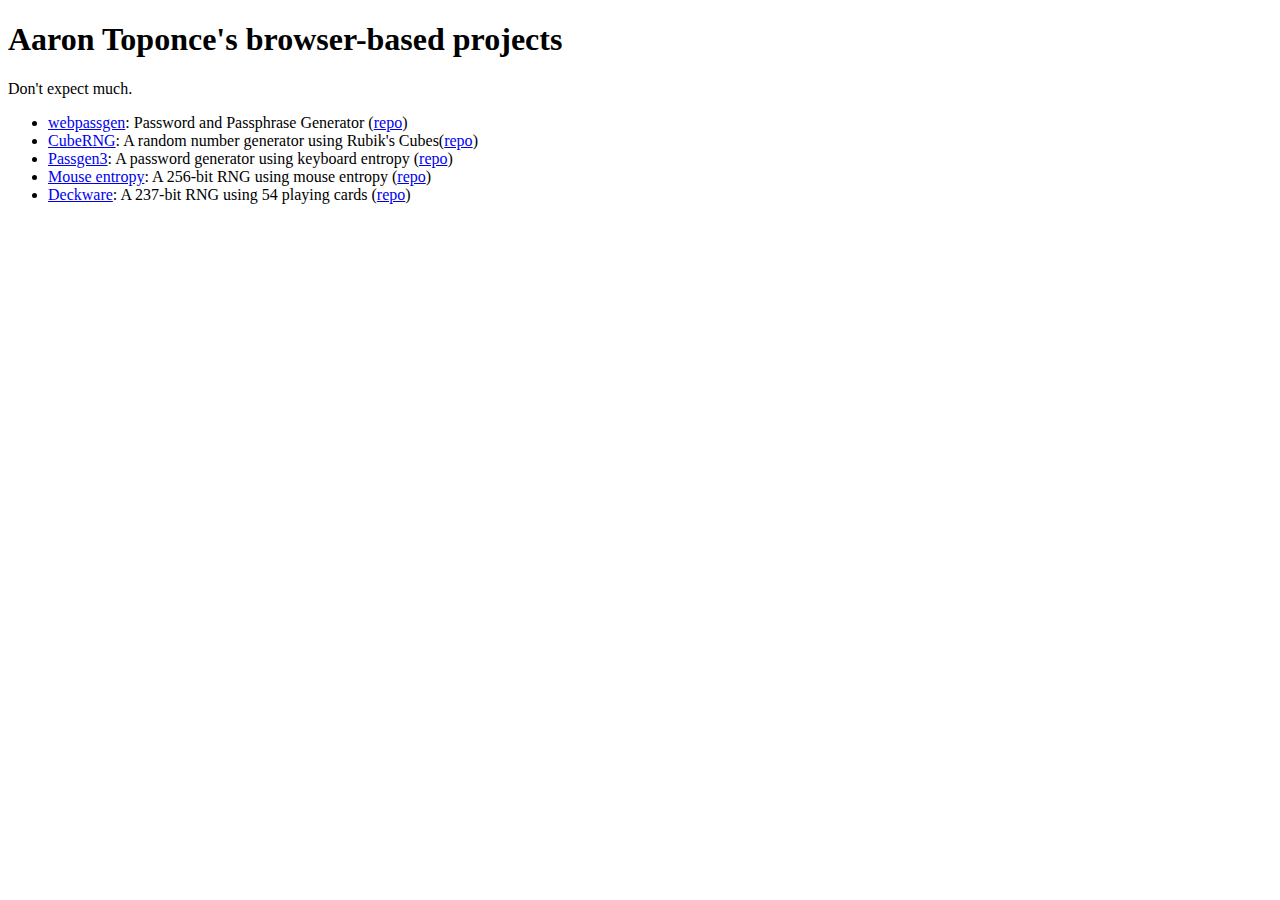
<file: index.html>
<!doctype html>
<html lang='en'>
  <head>
    <meta name='viewport' content='width=device-width, initial-scale=1.0' />
    <meta http-equiv='Content-Type' content='text/html; charset=utf-8' />
    <title>atoponce.github.io</title>
  </head>
  <body>
    <h1>Aaron Toponce's browser-based projects</h1>
    <p>Don't expect much.</p>
    <ul>
      <li><a href='webpassgen/'>webpassgen</a>: Password and Passphrase Generator (<a href='https://github.com/atoponce/webpassgen'>repo</a>)</li>
      <li><a href='cuberng/'>CubeRNG</a>: A random number generator using Rubik's Cubes(<a href='https://github.com/atoponce/passgen3'>repo</a>)</li>
      <li><a href='passgen3/'>Passgen3</a>: A password generator using keyboard entropy (<a href='https://github.com/atoponce/passgen3'>repo</a>)</li>
      <li><a href='mouse-entropy/'>Mouse entropy</a>: A 256-bit RNG using mouse entropy (<a href='https://github.com/atoponce/scripts/blob/master/mouse-entropy.html'>repo</a>)</li>
      <li><a href='deckware/entropy-extractor.html'>Deckware</a>: A 237-bit RNG using 54 playing cards (<a href='https://github.com/atoponce/deckware'>repo</a>)</li>
    </ul>
  </body>
</html>
</file>
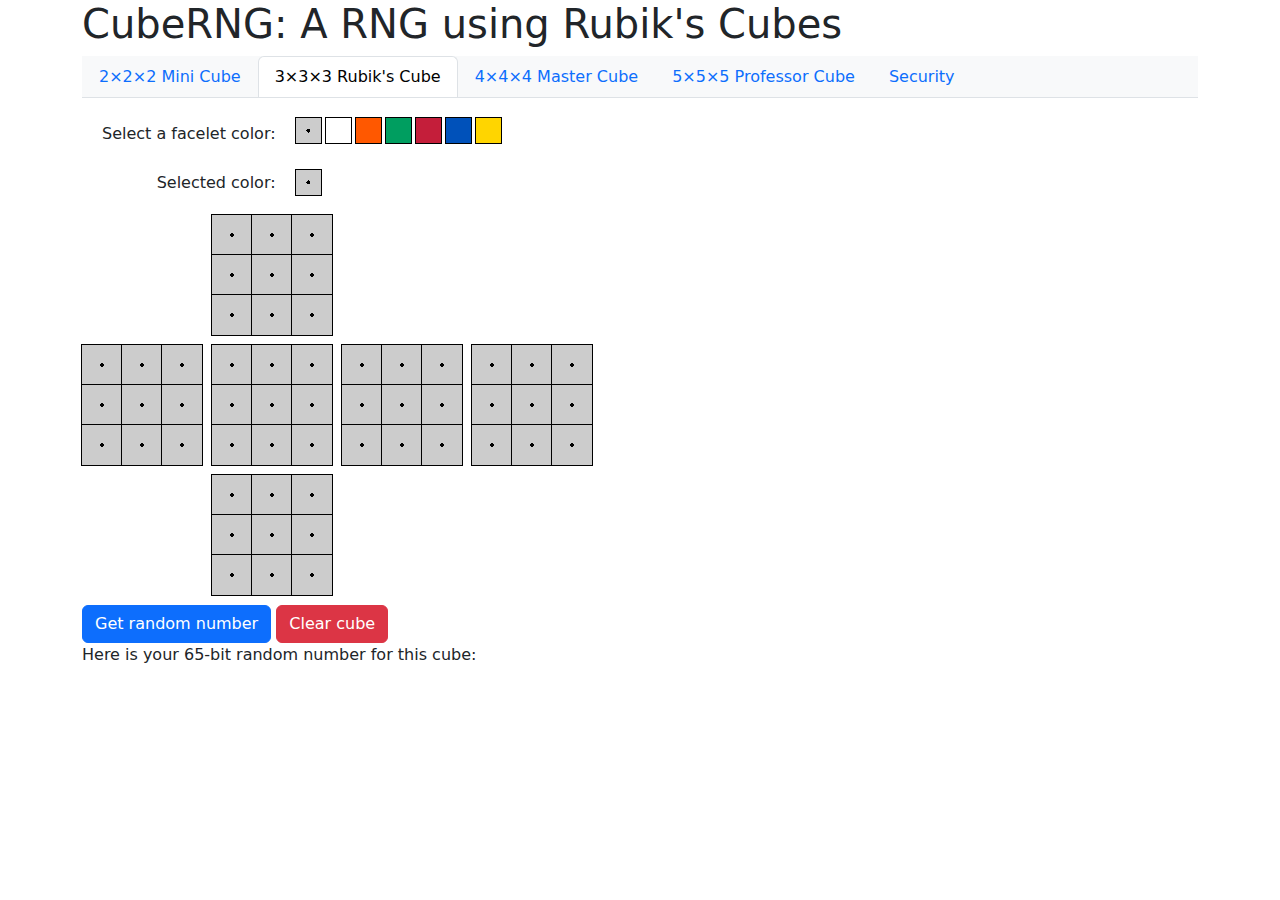
<file: cuberng/index.html>
<!doctype html>
<html lang="en">
  <head>
    <link rel="shortcut icon" href="img/favicon.webp" size="any" type="image/x-icon" />
    <link rel="stylesheet" href="css/style.css" />
    <link rel="stylesheet" href="css/bootstrap.min.css" />
    <meta http-equiv="Content-Type" content="text/html; charset=utf-8">
    <meta name="viewport" content="width=device-width, initial-scale=1">
    <script src="js/main.js"></script>
    <script src="js/bootstrap.bundle.min.js"></script>
    <title>CubeRNG: A Hardware RNG using Rubik's Cubes</title>
  </head>
  <body>
    <main class="container">
      <h1>CubeRNG: A RNG using Rubik's Cubes</h1>
      <ul class="nav nav-tabs bg-light">
        <li onclick="toggleSwatches('block')" class="nav-item" role="presentation">
          <button class="nav-link" id="mini-tab" data-bs-toggle="tab" data-bs-target="#mini" type="button" role="tab" aria-controls="mini" aria-selected="true">2×2×2 Mini Cube</button>
        </li>
        <li>
        <li onclick="toggleSwatches('block')">
          <button class="nav-link active" id="rubik-tab" data-bs-toggle="tab" data-bs-target="#rubik" type="button" role="tab" aria-controls="rubik" aria-selected="true">3×3×3 Rubik's Cube</button>
        </li>
        <li>
        <li onclick="toggleSwatches('block')">
          <button class="nav-link" id="master-tab" data-bs-toggle="tab" data-bs-target="#master" type="button" role="tab" aria-controls="master" aria-selected="true">4×4×4 Master Cube</button>
        </li>
        <li>
        <li onclick="toggleSwatches('block')">
          <button class="nav-link" id="professor-tab" data-bs-toggle="tab" data-bs-target="#professor" type="button" role="tab" aria-controls="professor" aria-selected="true">5×5×5 Professor Cube</button>
        </li>
        <li onclick="toggleSwatches('none')">
          <button class="nav-link" id="security-tab" data-bs-toggle="tab" data-bs-target="#security" type="button" role="tab" aria-controls="security" aria-selected="true" >Security</button>
        </li>
      </ul>
      <div class="tab-content" id="tabbedContent">
        <table id="color-swatches">
          <tr>
            <td style="text-align: right">Select a facelet color:</td>
            <td class="color-picker">
              <span onclick="getColor(this)" class="facelet"></span>
              <span onclick="getColor(this)" class="white"></span>
              <span onclick="getColor(this)" class="orange"></span>
              <span onclick="getColor(this)" class="green"></span>
              <span onclick="getColor(this)" class="red"></span>
              <span onclick="getColor(this)" class="blue"></span>
              <span onclick="getColor(this)" class="yellow"></span>
            </td>
          </tr>
          <tr>
            <td style="text-align: right">Selected color:</span>
            <td id="color" class="facelet"></span>
          </tr>
        </table>
        <!-- 2x2 -->
        <div class="grid tab-pane" id="mini" role="tabpanel" aria-labelledby="mini-tab">
          <div class="face up">
            <div id="mini-1" class="facelet" onclick="setColor(this)"></div>
            <div id="mini-2" class="facelet" onclick="setColor(this)"></div>
            <div id="mini-3" class="facelet" onclick="setColor(this)"></div>
            <div id="mini-4" class="facelet" onclick="setColor(this)"></div>
          </div>
          <div class="face left">
            <div id="mini-5" class="facelet" onclick="setColor(this)"></div>
            <div id="mini-6" class="facelet" onclick="setColor(this)"></div>
            <div id="mini-7" class="facelet" onclick="setColor(this)"></div>
            <div id="mini-8" class="facelet" onclick="setColor(this)"></div>
          </div>
          <div class="face front">
            <div id="mini-9" class="facelet" onclick="setColor(this)"></div>
            <div id="mini-10" class="facelet" onclick="setColor(this)"></div>
            <div id="mini-11" class="facelet" onclick="setColor(this)"></div>
            <div id="mini-12" class="facelet" onclick="setColor(this)"></div>
          </div>
          <div class="face right">
            <div id="mini-13" class="facelet" onclick="setColor(this)"></div>
            <div id="mini-14" class="facelet" onclick="setColor(this)"></div>
            <div id="mini-15" class="facelet" onclick="setColor(this)"></div>
            <div id="mini-16" class="facelet" onclick="setColor(this)"></div>
          </div>
          <div class="face back">
            <div id="mini-17" class="facelet" onclick="setColor(this)"></div>
            <div id="mini-18" class="facelet" onclick="setColor(this)"></div>
            <div id="mini-19" class="facelet" onclick="setColor(this)"></div>
            <div id="mini-20" class="facelet" onclick="setColor(this)"></div>
          </div>
          <div class="face down">
            <div id="mini-21" class="facelet" onclick="setColor(this)"></div>
            <div id="mini-22" class="facelet" onclick="setColor(this)"></div>
            <div id="mini-23" class="facelet" onclick="setColor(this)"></div>
            <div id="mini-24" class="facelet" onclick="setColor(this)"></div>
          </div>
          <button class="btn btn-primary" onclick="hashCube(2)">Get random number</button>
          <button class="btn btn-danger" onclick="clearCube(2)">Clear cube</button>
          <p>Here is your 21-bit random number for this cube:</p>
          <span id="mini-hash"></span>
        </div>
        <!-- 3x3 -->
        <div class="grid tab-pane show active" id="rubik" role="tabpanel" aria-labelledby="rubik-tab">
          <div class="face up">
            <div id="rubik-1" class="facelet" onclick="setColor(this)"></div>
            <div id="rubik-2" class="facelet" onclick="setColor(this)"></div>
            <div id="rubik-3" class="facelet" onclick="setColor(this)"></div>
            <div id="rubik-4" class="facelet" onclick="setColor(this)"></div>
            <div id="rubik-5" class="facelet" onclick="setColor(this)"></div>
            <div id="rubik-6" class="facelet" onclick="setColor(this)"></div>
            <div id="rubik-7" class="facelet" onclick="setColor(this)"></div>
            <div id="rubik-8" class="facelet" onclick="setColor(this)"></div>
            <div id="rubik-9" class="facelet" onclick="setColor(this)"></div>
          </div>
          <div class="face left">
            <div id="rubik-10" class="facelet" onclick="setColor(this)"></div>
            <div id="rubik-11" class="facelet" onclick="setColor(this)"></div>
            <div id="rubik-12" class="facelet" onclick="setColor(this)"></div>
            <div id="rubik-13" class="facelet" onclick="setColor(this)"></div>
            <div id="rubik-14" class="facelet" onclick="setColor(this)"></div>
            <div id="rubik-15" class="facelet" onclick="setColor(this)"></div>
            <div id="rubik-16" class="facelet" onclick="setColor(this)"></div>
            <div id="rubik-17" class="facelet" onclick="setColor(this)"></div>
            <div id="rubik-18" class="facelet" onclick="setColor(this)"></div>
          </div>
          <div class="face front">
            <div id="rubik-19" class="facelet" onclick="setColor(this)"></div>
            <div id="rubik-20" class="facelet" onclick="setColor(this)"></div>
            <div id="rubik-21" class="facelet" onclick="setColor(this)"></div>
            <div id="rubik-22" class="facelet" onclick="setColor(this)"></div>
            <div id="rubik-23" class="facelet" onclick="setColor(this)"></div>
            <div id="rubik-24" class="facelet" onclick="setColor(this)"></div>
            <div id="rubik-25" class="facelet" onclick="setColor(this)"></div>
            <div id="rubik-26" class="facelet" onclick="setColor(this)"></div>
            <div id="rubik-27" class="facelet" onclick="setColor(this)"></div>
          </div>
          <div class="face right">
            <div id="rubik-28" class="facelet" onclick="setColor(this)"></div>
            <div id="rubik-29" class="facelet" onclick="setColor(this)"></div>
            <div id="rubik-30" class="facelet" onclick="setColor(this)"></div>
            <div id="rubik-31" class="facelet" onclick="setColor(this)"></div>
            <div id="rubik-32" class="facelet" onclick="setColor(this)"></div>
            <div id="rubik-33" class="facelet" onclick="setColor(this)"></div>
            <div id="rubik-34" class="facelet" onclick="setColor(this)"></div>
            <div id="rubik-35" class="facelet" onclick="setColor(this)"></div>
            <div id="rubik-36" class="facelet" onclick="setColor(this)"></div>
          </div>
          <div class="face back">
            <div id="rubik-37" class="facelet" onclick="setColor(this)"></div>
            <div id="rubik-38" class="facelet" onclick="setColor(this)"></div>
            <div id="rubik-39" class="facelet" onclick="setColor(this)"></div>
            <div id="rubik-40" class="facelet" onclick="setColor(this)"></div>
            <div id="rubik-41" class="facelet" onclick="setColor(this)"></div>
            <div id="rubik-42" class="facelet" onclick="setColor(this)"></div>
            <div id="rubik-43" class="facelet" onclick="setColor(this)"></div>
            <div id="rubik-44" class="facelet" onclick="setColor(this)"></div>
            <div id="rubik-45" class="facelet" onclick="setColor(this)"></div>
          </div>
          <div class="face down">
            <div id="rubik-46" class="facelet" onclick="setColor(this)"></div>
            <div id="rubik-47" class="facelet" onclick="setColor(this)"></div>
            <div id="rubik-48" class="facelet" onclick="setColor(this)"></div>
            <div id="rubik-49" class="facelet" onclick="setColor(this)"></div>
            <div id="rubik-50" class="facelet" onclick="setColor(this)"></div>
            <div id="rubik-51" class="facelet" onclick="setColor(this)"></div>
            <div id="rubik-52" class="facelet" onclick="setColor(this)"></div>
            <div id="rubik-53" class="facelet" onclick="setColor(this)"></div>
            <div id="rubik-54" class="facelet" onclick="setColor(this)"></div>
          </div>
          <button class="btn btn-primary" onclick="hashCube(3)">Get random number</button>
          <button class="btn btn-danger" onclick="clearCube(3)">Clear cube</button>
          <p>Here is your 65-bit random number for this cube:</p>
          <span id="rubik-hash"></span>
        </div>
        <!-- 4x4 -->
        <div class="grid tab-pane" id="master" role="tabpanel" aria-labelledby="master-tab">
          <div class="face up">
            <div id="master-1" class="facelet" onclick="setColor(this)"></div>
            <div id="master-2" class="facelet" onclick="setColor(this)"></div>
            <div id="master-3" class="facelet" onclick="setColor(this)"></div>
            <div id="master-4" class="facelet" onclick="setColor(this)"></div>
            <div id="master-5" class="facelet" onclick="setColor(this)"></div>
            <div id="master-6" class="facelet" onclick="setColor(this)"></div>
            <div id="master-7" class="facelet" onclick="setColor(this)"></div>
            <div id="master-8" class="facelet" onclick="setColor(this)"></div>
            <div id="master-9" class="facelet" onclick="setColor(this)"></div>
            <div id="master-10" class="facelet" onclick="setColor(this)"></div>
            <div id="master-11" class="facelet" onclick="setColor(this)"></div>
            <div id="master-12" class="facelet" onclick="setColor(this)"></div>
            <div id="master-13" class="facelet" onclick="setColor(this)"></div>
            <div id="master-14" class="facelet" onclick="setColor(this)"></div>
            <div id="master-15" class="facelet" onclick="setColor(this)"></div>
            <div id="master-16" class="facelet" onclick="setColor(this)"></div>
          </div>
          <div class="face left">
            <div id="master-17" class="facelet" onclick="setColor(this)"></div>
            <div id="master-18" class="facelet" onclick="setColor(this)"></div>
            <div id="master-19" class="facelet" onclick="setColor(this)"></div>
            <div id="master-20" class="facelet" onclick="setColor(this)"></div>
            <div id="master-21" class="facelet" onclick="setColor(this)"></div>
            <div id="master-22" class="facelet" onclick="setColor(this)"></div>
            <div id="master-23" class="facelet" onclick="setColor(this)"></div>
            <div id="master-24" class="facelet" onclick="setColor(this)"></div>
            <div id="master-25" class="facelet" onclick="setColor(this)"></div>
            <div id="master-26" class="facelet" onclick="setColor(this)"></div>
            <div id="master-27" class="facelet" onclick="setColor(this)"></div>
            <div id="master-28" class="facelet" onclick="setColor(this)"></div>
            <div id="master-29" class="facelet" onclick="setColor(this)"></div>
            <div id="master-30" class="facelet" onclick="setColor(this)"></div>
            <div id="master-31" class="facelet" onclick="setColor(this)"></div>
            <div id="master-32" class="facelet" onclick="setColor(this)"></div>
          </div>
          <div class="face front">
            <div id="master-33" class="facelet" onclick="setColor(this)"></div>
            <div id="master-34" class="facelet" onclick="setColor(this)"></div>
            <div id="master-35" class="facelet" onclick="setColor(this)"></div>
            <div id="master-36" class="facelet" onclick="setColor(this)"></div>
            <div id="master-37" class="facelet" onclick="setColor(this)"></div>
            <div id="master-38" class="facelet" onclick="setColor(this)"></div>
            <div id="master-39" class="facelet" onclick="setColor(this)"></div>
            <div id="master-40" class="facelet" onclick="setColor(this)"></div>
            <div id="master-41" class="facelet" onclick="setColor(this)"></div>
            <div id="master-42" class="facelet" onclick="setColor(this)"></div>
            <div id="master-43" class="facelet" onclick="setColor(this)"></div>
            <div id="master-44" class="facelet" onclick="setColor(this)"></div>
            <div id="master-45" class="facelet" onclick="setColor(this)"></div>
            <div id="master-46" class="facelet" onclick="setColor(this)"></div>
            <div id="master-47" class="facelet" onclick="setColor(this)"></div>
            <div id="master-48" class="facelet" onclick="setColor(this)"></div>
          </div>
          <div class="face right">
            <div id="master-49" class="facelet" onclick="setColor(this)"></div>
            <div id="master-50" class="facelet" onclick="setColor(this)"></div>
            <div id="master-51" class="facelet" onclick="setColor(this)"></div>
            <div id="master-52" class="facelet" onclick="setColor(this)"></div>
            <div id="master-53" class="facelet" onclick="setColor(this)"></div>
            <div id="master-54" class="facelet" onclick="setColor(this)"></div>
            <div id="master-55" class="facelet" onclick="setColor(this)"></div>
            <div id="master-56" class="facelet" onclick="setColor(this)"></div>
            <div id="master-57" class="facelet" onclick="setColor(this)"></div>
            <div id="master-58" class="facelet" onclick="setColor(this)"></div>
            <div id="master-59" class="facelet" onclick="setColor(this)"></div>
            <div id="master-60" class="facelet" onclick="setColor(this)"></div>
            <div id="master-61" class="facelet" onclick="setColor(this)"></div>
            <div id="master-62" class="facelet" onclick="setColor(this)"></div>
            <div id="master-63" class="facelet" onclick="setColor(this)"></div>
            <div id="master-64" class="facelet" onclick="setColor(this)"></div>
          </div>
          <div class="face back">
            <div id="master-65" class="facelet" onclick="setColor(this)"></div>
            <div id="master-66" class="facelet" onclick="setColor(this)"></div>
            <div id="master-67" class="facelet" onclick="setColor(this)"></div>
            <div id="master-68" class="facelet" onclick="setColor(this)"></div>
            <div id="master-69" class="facelet" onclick="setColor(this)"></div>
            <div id="master-70" class="facelet" onclick="setColor(this)"></div>
            <div id="master-71" class="facelet" onclick="setColor(this)"></div>
            <div id="master-72" class="facelet" onclick="setColor(this)"></div>
            <div id="master-73" class="facelet" onclick="setColor(this)"></div>
            <div id="master-74" class="facelet" onclick="setColor(this)"></div>
            <div id="master-75" class="facelet" onclick="setColor(this)"></div>
            <div id="master-76" class="facelet" onclick="setColor(this)"></div>
            <div id="master-77" class="facelet" onclick="setColor(this)"></div>
            <div id="master-78" class="facelet" onclick="setColor(this)"></div>
            <div id="master-79" class="facelet" onclick="setColor(this)"></div>
            <div id="master-80" class="facelet" onclick="setColor(this)"></div>
          </div>
          <div class="face down">
            <div id="master-81" class="facelet" onclick="setColor(this)"></div>
            <div id="master-82" class="facelet" onclick="setColor(this)"></div>
            <div id="master-83" class="facelet" onclick="setColor(this)"></div>
            <div id="master-84" class="facelet" onclick="setColor(this)"></div>
            <div id="master-85" class="facelet" onclick="setColor(this)"></div>
            <div id="master-86" class="facelet" onclick="setColor(this)"></div>
            <div id="master-87" class="facelet" onclick="setColor(this)"></div>
            <div id="master-88" class="facelet" onclick="setColor(this)"></div>
            <div id="master-89" class="facelet" onclick="setColor(this)"></div>
            <div id="master-90" class="facelet" onclick="setColor(this)"></div>
            <div id="master-91" class="facelet" onclick="setColor(this)"></div>
            <div id="master-92" class="facelet" onclick="setColor(this)"></div>
            <div id="master-93" class="facelet" onclick="setColor(this)"></div>
            <div id="master-94" class="facelet" onclick="setColor(this)"></div>
            <div id="master-95" class="facelet" onclick="setColor(this)"></div>
            <div id="master-96" class="facelet" onclick="setColor(this)"></div>
          </div>
          <button class="btn btn-primary" onclick="hashCube(4)">Get random number</button>
          <button class="btn btn-danger" onclick="clearCube(4)">Clear cube</button>
          <p>Here is your 152-bit random number for this cube:</p>
          <span id="master-hash"></span>
        </div>
        <!-- 5x5 -->
        <div class="grid tab-pane" id="professor" role="tabpanel" aria-labelledby="professor-tab">
          <div class="face up">
            <div id="professor-1" class="facelet" onclick="setColor(this)"></div>
            <div id="professor-2" class="facelet" onclick="setColor(this)"></div>
            <div id="professor-3" class="facelet" onclick="setColor(this)"></div>
            <div id="professor-4" class="facelet" onclick="setColor(this)"></div>
            <div id="professor-5" class="facelet" onclick="setColor(this)"></div>
            <div id="professor-6" class="facelet" onclick="setColor(this)"></div>
            <div id="professor-7" class="facelet" onclick="setColor(this)"></div>
            <div id="professor-8" class="facelet" onclick="setColor(this)"></div>
            <div id="professor-9" class="facelet" onclick="setColor(this)"></div>
            <div id="professor-10" class="facelet" onclick="setColor(this)"></div>
            <div id="professor-11" class="facelet" onclick="setColor(this)"></div>
            <div id="professor-12" class="facelet" onclick="setColor(this)"></div>
            <div id="professor-13" class="facelet" onclick="setColor(this)"></div>
            <div id="professor-14" class="facelet" onclick="setColor(this)"></div>
            <div id="professor-15" class="facelet" onclick="setColor(this)"></div>
            <div id="professor-16" class="facelet" onclick="setColor(this)"></div>
            <div id="professor-17" class="facelet" onclick="setColor(this)"></div>
            <div id="professor-18" class="facelet" onclick="setColor(this)"></div>
            <div id="professor-19" class="facelet" onclick="setColor(this)"></div>
            <div id="professor-20" class="facelet" onclick="setColor(this)"></div>
            <div id="professor-21" class="facelet" onclick="setColor(this)"></div>
            <div id="professor-22" class="facelet" onclick="setColor(this)"></div>
            <div id="professor-23" class="facelet" onclick="setColor(this)"></div>
            <div id="professor-24" class="facelet" onclick="setColor(this)"></div>
            <div id="professor-25" class="facelet" onclick="setColor(this)"></div>
          </div>
          <div class="face left">
            <div id="professor-26" class="facelet" onclick="setColor(this)"></div>
            <div id="professor-27" class="facelet" onclick="setColor(this)"></div>
            <div id="professor-28" class="facelet" onclick="setColor(this)"></div>
            <div id="professor-29" class="facelet" onclick="setColor(this)"></div>
            <div id="professor-30" class="facelet" onclick="setColor(this)"></div>
            <div id="professor-31" class="facelet" onclick="setColor(this)"></div>
            <div id="professor-32" class="facelet" onclick="setColor(this)"></div>
            <div id="professor-33" class="facelet" onclick="setColor(this)"></div>
            <div id="professor-34" class="facelet" onclick="setColor(this)"></div>
            <div id="professor-35" class="facelet" onclick="setColor(this)"></div>
            <div id="professor-36" class="facelet" onclick="setColor(this)"></div>
            <div id="professor-37" class="facelet" onclick="setColor(this)"></div>
            <div id="professor-38" class="facelet" onclick="setColor(this)"></div>
            <div id="professor-39" class="facelet" onclick="setColor(this)"></div>
            <div id="professor-40" class="facelet" onclick="setColor(this)"></div>
            <div id="professor-41" class="facelet" onclick="setColor(this)"></div>
            <div id="professor-42" class="facelet" onclick="setColor(this)"></div>
            <div id="professor-43" class="facelet" onclick="setColor(this)"></div>
            <div id="professor-44" class="facelet" onclick="setColor(this)"></div>
            <div id="professor-45" class="facelet" onclick="setColor(this)"></div>
            <div id="professor-46" class="facelet" onclick="setColor(this)"></div>
            <div id="professor-47" class="facelet" onclick="setColor(this)"></div>
            <div id="professor-48" class="facelet" onclick="setColor(this)"></div>
            <div id="professor-49" class="facelet" onclick="setColor(this)"></div>
            <div id="professor-50" class="facelet" onclick="setColor(this)"></div>
          </div>
          <div class="face front">
            <div id="professor-51" class="facelet" onclick="setColor(this)"></div>
            <div id="professor-52" class="facelet" onclick="setColor(this)"></div>
            <div id="professor-53" class="facelet" onclick="setColor(this)"></div>
            <div id="professor-54" class="facelet" onclick="setColor(this)"></div>
            <div id="professor-55" class="facelet" onclick="setColor(this)"></div>
            <div id="professor-56" class="facelet" onclick="setColor(this)"></div>
            <div id="professor-57" class="facelet" onclick="setColor(this)"></div>
            <div id="professor-58" class="facelet" onclick="setColor(this)"></div>
            <div id="professor-59" class="facelet" onclick="setColor(this)"></div>
            <div id="professor-60" class="facelet" onclick="setColor(this)"></div>
            <div id="professor-61" class="facelet" onclick="setColor(this)"></div>
            <div id="professor-62" class="facelet" onclick="setColor(this)"></div>
            <div id="professor-63" class="facelet" onclick="setColor(this)"></div>
            <div id="professor-64" class="facelet" onclick="setColor(this)"></div>
            <div id="professor-65" class="facelet" onclick="setColor(this)"></div>
            <div id="professor-66" class="facelet" onclick="setColor(this)"></div>
            <div id="professor-67" class="facelet" onclick="setColor(this)"></div>
            <div id="professor-68" class="facelet" onclick="setColor(this)"></div>
            <div id="professor-69" class="facelet" onclick="setColor(this)"></div>
            <div id="professor-70" class="facelet" onclick="setColor(this)"></div>
            <div id="professor-71" class="facelet" onclick="setColor(this)"></div>
            <div id="professor-72" class="facelet" onclick="setColor(this)"></div>
            <div id="professor-73" class="facelet" onclick="setColor(this)"></div>
            <div id="professor-74" class="facelet" onclick="setColor(this)"></div>
            <div id="professor-75" class="facelet" onclick="setColor(this)"></div>
          </div>
          <div class="face right">
            <div id="professor-76" class="facelet" onclick="setColor(this)"></div>
            <div id="professor-77" class="facelet" onclick="setColor(this)"></div>
            <div id="professor-78" class="facelet" onclick="setColor(this)"></div>
            <div id="professor-79" class="facelet" onclick="setColor(this)"></div>
            <div id="professor-80" class="facelet" onclick="setColor(this)"></div>
            <div id="professor-81" class="facelet" onclick="setColor(this)"></div>
            <div id="professor-82" class="facelet" onclick="setColor(this)"></div>
            <div id="professor-83" class="facelet" onclick="setColor(this)"></div>
            <div id="professor-84" class="facelet" onclick="setColor(this)"></div>
            <div id="professor-85" class="facelet" onclick="setColor(this)"></div>
            <div id="professor-86" class="facelet" onclick="setColor(this)"></div>
            <div id="professor-87" class="facelet" onclick="setColor(this)"></div>
            <div id="professor-88" class="facelet" onclick="setColor(this)"></div>
            <div id="professor-89" class="facelet" onclick="setColor(this)"></div>
            <div id="professor-90" class="facelet" onclick="setColor(this)"></div>
            <div id="professor-91" class="facelet" onclick="setColor(this)"></div>
            <div id="professor-92" class="facelet" onclick="setColor(this)"></div>
            <div id="professor-93" class="facelet" onclick="setColor(this)"></div>
            <div id="professor-94" class="facelet" onclick="setColor(this)"></div>
            <div id="professor-95" class="facelet" onclick="setColor(this)"></div>
            <div id="professor-96" class="facelet" onclick="setColor(this)"></div>
            <div id="professor-97" class="facelet" onclick="setColor(this)"></div>
            <div id="professor-98" class="facelet" onclick="setColor(this)"></div>
            <div id="professor-99" class="facelet" onclick="setColor(this)"></div>
            <div id="professor-100" class="facelet" onclick="setColor(this)"></div>
          </div>
          <div class="face back">
            <div id="professor-101" class="facelet" onclick="setColor(this)"></div>
            <div id="professor-102" class="facelet" onclick="setColor(this)"></div>
            <div id="professor-103" class="facelet" onclick="setColor(this)"></div>
            <div id="professor-104" class="facelet" onclick="setColor(this)"></div>
            <div id="professor-105" class="facelet" onclick="setColor(this)"></div>
            <div id="professor-106" class="facelet" onclick="setColor(this)"></div>
            <div id="professor-107" class="facelet" onclick="setColor(this)"></div>
            <div id="professor-108" class="facelet" onclick="setColor(this)"></div>
            <div id="professor-109" class="facelet" onclick="setColor(this)"></div>
            <div id="professor-110" class="facelet" onclick="setColor(this)"></div>
            <div id="professor-111" class="facelet" onclick="setColor(this)"></div>
            <div id="professor-112" class="facelet" onclick="setColor(this)"></div>
            <div id="professor-113" class="facelet" onclick="setColor(this)"></div>
            <div id="professor-114" class="facelet" onclick="setColor(this)"></div>
            <div id="professor-115" class="facelet" onclick="setColor(this)"></div>
            <div id="professor-116" class="facelet" onclick="setColor(this)"></div>
            <div id="professor-117" class="facelet" onclick="setColor(this)"></div>
            <div id="professor-118" class="facelet" onclick="setColor(this)"></div>
            <div id="professor-119" class="facelet" onclick="setColor(this)"></div>
            <div id="professor-120" class="facelet" onclick="setColor(this)"></div>
            <div id="professor-121" class="facelet" onclick="setColor(this)"></div>
            <div id="professor-122" class="facelet" onclick="setColor(this)"></div>
            <div id="professor-123" class="facelet" onclick="setColor(this)"></div>
            <div id="professor-124" class="facelet" onclick="setColor(this)"></div>
            <div id="professor-125" class="facelet" onclick="setColor(this)"></div>
          </div>
          <div class="face down">
            <div id="professor-126" class="facelet" onclick="setColor(this)"></div>
            <div id="professor-127" class="facelet" onclick="setColor(this)"></div>
            <div id="professor-128" class="facelet" onclick="setColor(this)"></div>
            <div id="professor-129" class="facelet" onclick="setColor(this)"></div>
            <div id="professor-130" class="facelet" onclick="setColor(this)"></div>
            <div id="professor-131" class="facelet" onclick="setColor(this)"></div>
            <div id="professor-132" class="facelet" onclick="setColor(this)"></div>
            <div id="professor-133" class="facelet" onclick="setColor(this)"></div>
            <div id="professor-134" class="facelet" onclick="setColor(this)"></div>
            <div id="professor-135" class="facelet" onclick="setColor(this)"></div>
            <div id="professor-136" class="facelet" onclick="setColor(this)"></div>
            <div id="professor-137" class="facelet" onclick="setColor(this)"></div>
            <div id="professor-138" class="facelet" onclick="setColor(this)"></div>
            <div id="professor-139" class="facelet" onclick="setColor(this)"></div>
            <div id="professor-140" class="facelet" onclick="setColor(this)"></div>
            <div id="professor-141" class="facelet" onclick="setColor(this)"></div>
            <div id="professor-142" class="facelet" onclick="setColor(this)"></div>
            <div id="professor-143" class="facelet" onclick="setColor(this)"></div>
            <div id="professor-144" class="facelet" onclick="setColor(this)"></div>
            <div id="professor-145" class="facelet" onclick="setColor(this)"></div>
            <div id="professor-146" class="facelet" onclick="setColor(this)"></div>
            <div id="professor-147" class="facelet" onclick="setColor(this)"></div>
            <div id="professor-148" class="facelet" onclick="setColor(this)"></div>
            <div id="professor-149" class="facelet" onclick="setColor(this)"></div>
            <div id="professor-150" class="facelet" onclick="setColor(this)"></div>
          </div>
          <button class="btn btn-primary" onclick="hashCube(5)">Get random number</button>
          <button class="btn btn-danger" onclick="clearCube(5)">Clear cube</button>
          <p>Here is your 247-bit random number for this cube:</p>
          <span id="professor-hash"></span>
        </div>
        <div class="tab-pane" id="security" role="tabpanel" aria-labelledby="security-tab">
          <p>The security of using the Rubik's Cube as a hardware random number generator (HWRNG) is based strictly on the size of the permutation space for each cube. Which means our threat model is requiring the adversary to find the exact permutation state we just created. The cube can be thought of as a series of 18 unique quarter-twists. Because the current permutation is strictly based on the previous permutation, this makes the Rubik's Cube chaotic rather than truly random. However, chaotic systems, such as lava lamps and double pendulums, can still be good sources of randomness if handled carefully, so that's what this page is hoping to accomplish.</p>
          <p>The number of unique permutations in an N×N×N cube are as follows:</p>
          <ul>
            <li><strong>2×2×2</strong>: <a href="https://en.wikipedia.org/wiki/Pocket_Cube#Permutations">3.674 million</a></li>
            <li><strong>3×3×3</strong>: <a href="https://en.wikipedia.org/wiki/Rubik's_Cube#Permutations">43.252 quintillion</a></li>
            <li><strong>4×4×4</strong>: <a href="https://en.wikipedia.org/wiki/Rubik's_Revenge#Permutations">7.401 quattuordecillion</a></li>
            <li><strong>5×5×5</strong>: <a href="https://en.wikipedia.org/wiki/Professor%27s_Cube#Permutations">282.870 trevigintillion</a></li>
          </ul>
          <p>This means that each N×N×N cube provides the following symmetric security:</p>
          <ul>
            <li><strong>2×2×2</strong>: ~21 bits</li>
            <li><strong>3×3×3</strong>: ~65 bits</li>
            <li><strong>4×4×4</strong>: ~152 bits</li>
            <li><strong>5×5×5</strong>: ~247 bits</li>
          </ul>
          <p>When generating the random number in the web app, the color for each facelet on the cube is recorded row-by-row starting with the top-left corner on the up face and working to the bottom right corner on the down face then hashed with SHA-256 and truncated. As every HWRNG produces biased raw data, SHA-256 hashing is used to whiten the output. The index order of the cube when collecting facelet colors is shown below:</p>
          <div class="face up">
            <div class="facelet none">1</div>
            <div class="facelet none">2</div>
            <div class="facelet none">3</div>
            <div class="facelet none">4</div>
            <div class="facelet none">5</div>
            <div class="facelet none">6</div>
            <div class="facelet none">7</div>
            <div class="facelet none">8</div>
            <div class="facelet none">9</div>
          </div>
          <div class="face left">
            <div class="facelet none">10</div>
            <div class="facelet none">11</div>
            <div class="facelet none">12</div>
            <div class="facelet none">13</div>
            <div class="facelet none">14</div>
            <div class="facelet none">15</div>
            <div class="facelet none">16</div>
            <div class="facelet none">17</div>
            <div class="facelet none">18</div>
          </div>
          <div class="face front">
            <div class="facelet none">19</div>
            <div class="facelet none">20</div>
            <div class="facelet none">21</div>
            <div class="facelet none">22</div>
            <div class="facelet none">23</div>
            <div class="facelet none">24</div>
            <div class="facelet none">25</div>
            <div class="facelet none">26</div>
            <div class="facelet none">27</div>
          </div>
          <div class="face right">
            <div class="facelet none">28</div>
            <div class="facelet none">29</div>
            <div class="facelet none">30</div>
            <div class="facelet none">31</div>
            <div class="facelet none">32</div>
            <div class="facelet none">33</div>
            <div class="facelet none">34</div>
            <div class="facelet none">35</div>
            <div class="facelet none">36</div>
          </div>
          <div class="face back">
            <div class="facelet none">37</div>
            <div class="facelet none">38</div>
            <div class="facelet none">39</div>
            <div class="facelet none">40</div>
            <div class="facelet none">41</div>
            <div class="facelet none">42</div>
            <div class="facelet none">43</div>
            <div class="facelet none">44</div>
            <div class="facelet none">45</div>
          </div>
          <div class="face down">
            <div class="facelet none">46</div>
            <div class="facelet none">47</div>
            <div class="facelet none">48</div>
            <div class="facelet none">49</div>
            <div class="facelet none">50</div>
            <div class="facelet none">51</div>
            <div class="facelet none">52</div>
            <div class="facelet none">53</div>
            <div class="facelet none">54</div>
          </div>
          <p>Because the security of CubeRNG is based on the permutation state of the cube, it's critical that you do sufficient quarter twists such that it is difficult for an adversary to reproduce. For solving the 3×3×3 Rubik's Cube, it has been shown that regardless of the permutation state of the cube, it can always be solved in 20 moves, or 26 quarter twists, or less. This is known as "<a href="https://cube20.org">God's Number</a>. As such, the World Cube Association has a Java program called "<a href="https://github.com/thewca/tnoodle">TNoodle</a>" that applies on average 20 twists to a 3×3×3 cube before a competitor can attempt solving it. In fact, the number of turns TNoodle performs on each cube it supports in competition is:</p>
          <ul>
            <li><strong>2×2×2</strong>: ~11 moves (average)</li>
            <li><strong>3×3×3</strong>: ~19 moves (average)</li>
            <li><strong>4×4×4</strong>: ~44 moves (average)</li>
            <li><strong>5×5×5</strong>: 60 moves</li>
            <li><strong>6×6×6</strong>: 80 moves</li>
            <li><strong>7×7×7</strong>: 100 moves</li>
          </ul>
          <p>However, solving the cube is different than producing an unpredictable state for an adversary. <a href="https://theconversation.com/how-hard-is-it-to-scramble-rubiks-cube-129916">Some research has been done</a> investigating the number of required twists to maximize uniform distribution of permutations. For the 2×2×2 cube, according to that post, 20 moves are necessary, which is about 10 more than what the World Cube Association requires for competition. So scrambling a cube for sufficient security might require 10+ more moves past God's Number. This would then look like:</p>
          <ul>
            <li><strong>2×2×2</strong>: 20 quarter twists</li>
            <li><strong>3×3×3</strong>: 30 quarter twists</li>
            <li><strong>4×4×4</strong>: 55 quarter twists</li>
            <li><strong>5×5×5</strong>: 70 quarter twists</li>
          </ul>
          <p>More rigor needs to be executed to properly define the security margins for each cube. This could be accomplished by using a pseudorandom number generator to apply different number of random quarter twists to each cube, then calculate the Shannon entropy when finished. As the number of quarter twists increases, we should see the entropy approach the theoretical security margins listed above.</p>
        </div>
      </div>
    </main>
  </body>
</html>
</file>
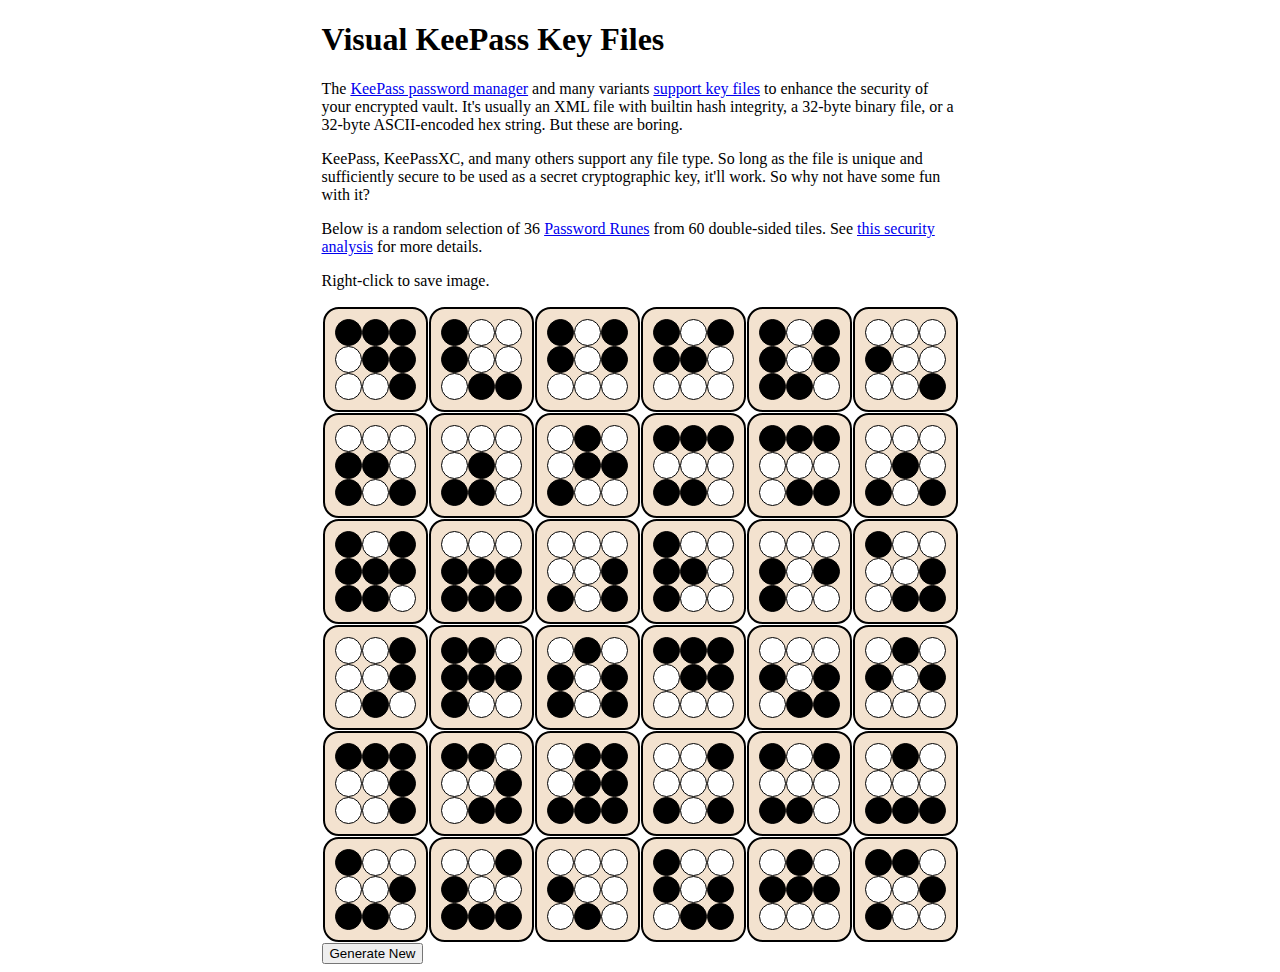
<file: keepass-files/index.html>
<!doctype html>
<html>
  <head>
    <link rel="icon" href="favicon.png" type="image/png">
    <meta name='viewport' content='width=device-width, initial-scale=1.0' />
    <meta http-equiv="Content-Type" content="text/html; charset=utf-8" />
    <title>Visual KeePass Key File Generator</title>
    <style>
      .dot {
        background-color: white;
        border: 1px solid black;
        border-radius: 50%;
        display: inline-block;
        height: 25px;
        margin-bottom: -4px;
        width: 25px;
      }
      .black {
        background-color: black;
      }
      .break {
          flex-basis: 100%;
          height: 0;
      }
      .rotate90 {
        transform: rotate(90deg);
      }
      .rotate180 {
        transform: rotate(180deg);
      }
      .rotate270 {
        transform: rotate(270deg);
      }
      #container {
        margin: 0 auto;
        width: 637px;
      }
      #tileTable {
        border-collapse: separate;
        border-spacing: 1px;
        display: table;
      }
      #tableBody {
        display: table-row-group;
      }
      .tableRow {
        display: table-row
      }
      .tableCell {
        background-color: #f3e2cf;
        border: 2px solid black;
        border-radius: 15%;
        color: black;
        display: table-cell;
        padding: 10px;
        vertical-align: middle;
        height: 81px;
        width: 81px;
      }
    </style>
    <script src='js/html2canvas.min.js'></script>
    <script>

      function secRand (count) {
        const min = (-count >>> 0) % count;
        const rand = new Uint32Array(1);
        const crypto = window.crypto || window.msCrypto;

        do { crypto.getRandomValues(rand); } while (rand[0] < min);

        return rand[0] % count;
      }
      function shuffleTiles (tiles) {
        for (let i = 0; i < tiles.length; i++) {
          const randInt = secRand(tiles.length);
          const tmp = tiles[randInt];
          tiles[randInt] = tiles[i];
          tiles[i] = tmp;
        }
        return tiles;
      }
      function resetCells () {
        for (let i = 0; i < 36; i++) {
          const cell = document.getElementById('cell' + i);

          for (let i = 0; i < 9; i++) cell.removeChild(cell.childNodes[0]);
        }
      }
      function rotateCells () {
        for (let i = 0; i < 36; i++) {
          const cell = document.getElementById('cell' + i);
          const randInt = secRand(4);

          if (randInt === 0) {
            cell.setAttribute('class', 'tableCell');
          } else if (randInt === 1) {
            cell.setAttribute('class', 'tableCell');
            cell.classList.add('rotate90');
          } else if (randInt === 2) {
            cell.setAttribute('class', 'tableCell');
            cell.classList.add('rotate180');
          } else {
            cell.setAttribute('class', 'tableCell');
            cell.classList.add('rotate270');
          }
        }
      }

      function drawDots () {
        // https://redd.it/km1gfh/
        const tiles = shuffleTiles([
          [  1, 510], [  2, 509], [  3, 508], [  5, 506], [  6, 505], [  7, 504],
          [ 10, 501], [ 11, 500], [ 12, 499], [ 13, 498], [ 14, 497], [ 15, 496], 
          [ 17, 494], [ 18, 493], [ 19, 492], [ 21, 490], [ 22, 489], [ 23, 488], 
          [ 26, 485], [ 27, 484], [ 28, 483], [ 29, 482], [ 30, 481], [ 33, 478], 
          [ 35, 476], [ 37, 474], [ 39, 472], [ 41, 470], [ 42, 469], [ 43, 468], 
          [ 44, 467], [ 45, 466], [ 46, 465], [ 49, 462], [ 51, 460], [ 53, 458], 
          [ 57, 454], [ 58, 453], [ 59, 452], [ 60, 451], [ 61, 450], [ 62, 449], 
          [ 69, 442], [ 70, 441], [ 76, 435], [ 78, 433], [ 85, 426], [ 86, 425], 
          [ 92, 419], [ 94, 417], [ 97, 414], [ 98, 413], [ 99, 412], [101, 410], 
          [106, 405], [113, 398], [114, 397], [141, 370], [142, 369], [158, 353]
        ]);

        for (let i = 0; i < 36; i++) {
          let tile;
          const cell = document.getElementById('cell' + i);

          if (secRand(2) === 0) tile = tiles[i][0].toString(2).padStart(9, '0');
          else tile = tiles[i][1].toString(2).padStart(9, '0');

          for (let i = 0; i < 9; i++) {
            const newSpan = document.createElement('span');
            newSpan.setAttribute('class', 'dot');
            if (tile[i] === '1') newSpan.classList.add('black');
            cell.appendChild(newSpan);
          }
        }
        rotateCells();
      }
      window.onload = function () {
        drawDots();
      };
    </script>
  </head>
  <body>
    <div id='container'>
      <h1>Visual KeePass Key Files</h1>
      <p>The <a href="https://keepass.info">KeePass password manager</a> and many variants <a href="https://keepass.info/help/base/keys.html#keyfiles">support key files</a> to enhance the security of your encrypted vault. It's usually an XML file with builtin hash integrity, a 32-byte binary file, or a 32-byte ASCII-encoded hex string. But these are boring.</p>
      <p>KeePass, KeePassXC, and many others support any file type. So long as the file is unique and sufficiently secure to be used as a secret cryptographic key, it'll work. So why not have some fun with it?</p>
      <p>Below is a random selection of 36 <a href="https://github.com/nsg21/PasswordRunes">Password Runes</a> from 60 double-sided tiles. See <a href="tiles.html">this security analysis</a> for more details.</p>
      <p>Right-click to save image.</p>
      <div id='tileTable'>
        <div id='tableBody'>
          <div class='tableRow'>
            <div id='cell0' class='tableCell'></div>
            <div id='cell1' class='tableCell'></div>
            <div id='cell2' class='tableCell'></div>
            <div id='cell3' class='tableCell'></div>
            <div id='cell4' class='tableCell'></div>
            <div id='cell5' class='tableCell'></div>
          </div>
          <div class='tableRow'>
            <div id='cell6' class='tableCell'></div>
            <div id='cell7' class='tableCell'></div>
            <div id='cell8' class='tableCell'></div>
            <div id='cell9' class='tableCell'></div>
            <div id='cell10' class='tableCell'></div>
            <div id='cell11' class='tableCell'></div>
          </div>
          <div class='tableRow'>
            <div id='cell12' class='tableCell'></div>
            <div id='cell13' class='tableCell'></div>
            <div id='cell14' class='tableCell'></div>
            <div id='cell15' class='tableCell'></div>
            <div id='cell16' class='tableCell'></div>
            <div id='cell17' class='tableCell'></div>
          </div>
          <div class='tableRow'>
            <div id='cell18' class='tableCell'></div>
            <div id='cell19' class='tableCell'></div>
            <div id='cell20' class='tableCell'></div>
            <div id='cell21' class='tableCell'></div>
            <div id='cell22' class='tableCell'></div>
            <div id='cell23' class='tableCell'></div>
          </div>
          <div class='tableRow'>
            <div id='cell24' class='tableCell'></div>
            <div id='cell25' class='tableCell'></div>
            <div id='cell26' class='tableCell'></div>
            <div id='cell27' class='tableCell'></div>
            <div id='cell28' class='tableCell'></div>
            <div id='cell29' class='tableCell'></div>
          </div>
          <div class='tableRow'>
            <div id='cell30' class='tableCell'></div>
            <div id='cell31' class='tableCell'></div>
            <div id='cell32' class='tableCell'></div>
            <div id='cell33' class='tableCell'></div>
            <div id='cell34' class='tableCell'></div>
            <div id='cell35' class='tableCell'></div>
          </div>
        </div> <!-- tableBody -->
      </div> <!-- tileTable -->
      <div class='break'></div>
      <button onclick='resetCells(); drawDots()'>Generate New</button>
    </div> <!-- container -->
    <script>
      function save() {
        const elementToSave = document.querySelector("#tableBody");

        document.addEventListener("contextmenu", () => {
          html2canvas(elementToSave).then(canvas => {
            const a = document.createElement("a");
            a.href = canvas.toDataURL("image/png");
            a.download = "keyfile.png";
            a.click();
          });
        });
      }

      save();
    </script>
  </body>
</html>
</file>
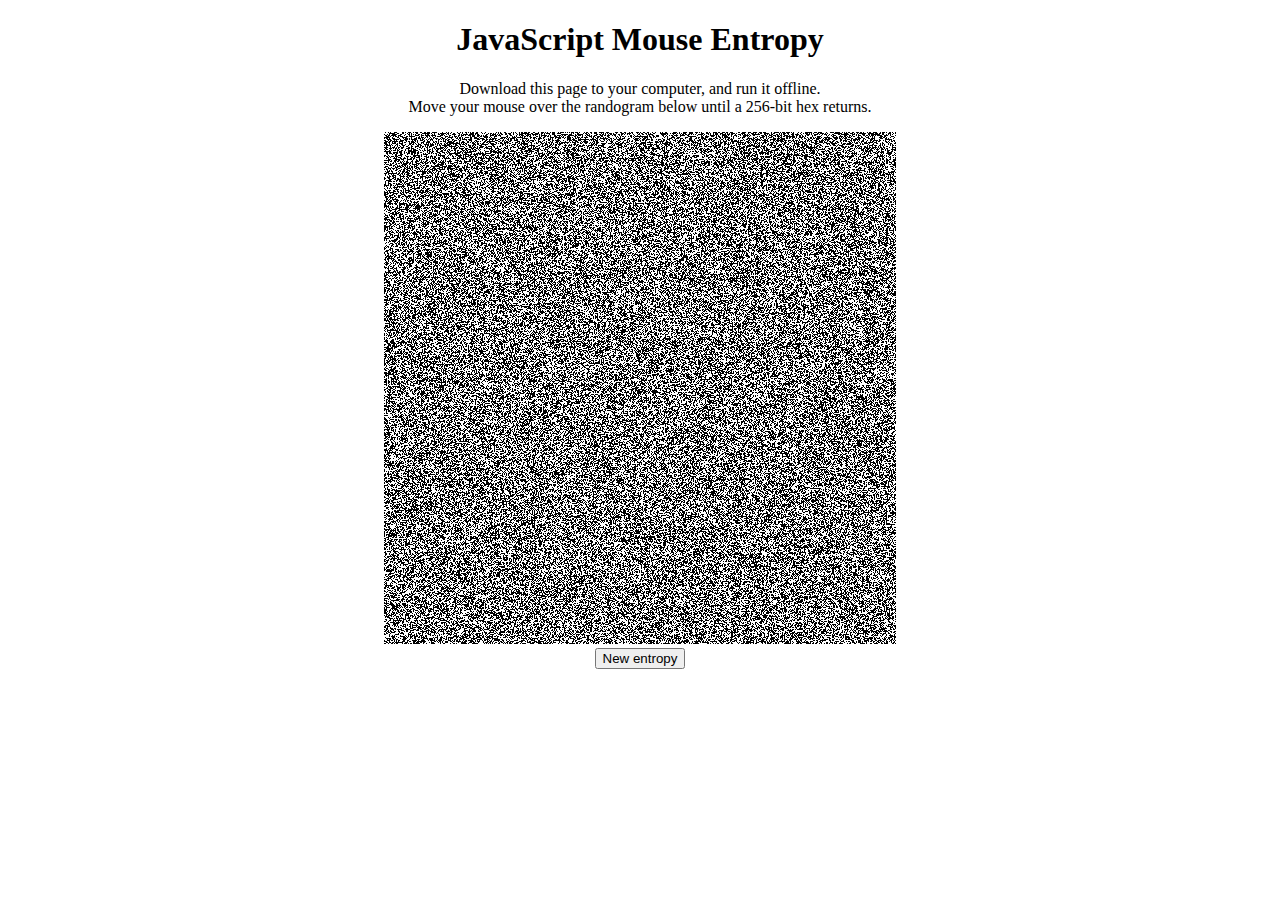
<file: mouse-entropy/index.html>
<!DOCTYPE html>
<html>
  <head>
    <meta name='viewport' content='width=device-width, initial-scale=1.0' />
    <meta http-equiv='Content-Type' content='text/html; charset=utf-8' />
    <title>Mouse entropy</title>
    <link rel='shortcut icon' href='[data-uri]' />
    <style>
      body {
        text-align: center;
      }
      #randogram {
        cursor: url('[data-uri]'), crosshair;
        margin: 0 calc((100% - 512px)/2);
        touch-action: none;
      }
      #container {
        margin: 0 auto;
        pointer-events: auto;
        width: 512px;
      }
      .collected {
        color: black;
        font-family: monospace;
        font-weight: bold;
        height: 40px;
        line-height: 40px;
        max-width: 512px;
        text-align: center;
        width: 512px;
      }
    </style>
  </head>
  <body>
    <div id='container'>
      <h1>JavaScript Mouse Entropy</h1>
      <p>Download this page to your computer, and run it offline.<br/>Move your mouse over the randogram below until a 256-bit hex returns.</p>
      <canvas id='randogram' width='512' height='512'></canvas>
      <button onclick="reset()">New entropy</button>
      <p class='collected'><span class='collected' id='hexString'></span></p>
    </div>
    <script>
      const LENGTH = 512
      const CANVAS = document.getElementById('randogram')
      const CTX = CANVAS.getContext('2d')
      const ENTROPYRESULT = document.getElementById('entropyResult')
      const HEXSTRING = document.getElementById('hexString')

      let ENTROPY = []
      let BITS = []
      let NEUMANN = []
      let DOANIMATION = true

      function reset() {
        ENTROPY = []
        sessionStorage.removeItem('mouseEntropy')
        DOANIMATION = true
        HEXSTRING.innerText = ""
        drawRandogram()
      }

      // https://exploringjs.com/impatient-js/ch_typed-arrays.html#concatenating-typed-arrays
      function concatenate (resultConstructor, ...arrays) {
        let totalLength = 0

        for (const arr of arrays) {
          totalLength += arr.length
        }

        const result = new resultConstructor(totalLength)
        let offset = 0

        for (const arr of arrays) {
          result.set(arr, offset)
          offset += arr.length
        }

        return result
      }

      function randogram () {
        return crypto.getRandomValues(new Uint8Array(65536))
      }

      function genPixels () {
        return concatenate(Uint8Array, randogram(), randogram(), randogram(), randogram())
      }

      function drawRandogram () {
        const imgData = CTX.createImageData(LENGTH, LENGTH)
        const pixels = genPixels()

        if (sessionStorage.hasOwnProperty('mouseEntropy')) {
          ENTROPY = JSON.parse(sessionStorage.mouseEntropy)
        }

        for (let i = 0; i < imgData.data.length; i += 4) {
          if (pixels[i >> 2] < 128) {
            imgData.data[i]     = 255 // red
            imgData.data[i + 1] = 255 // green
            imgData.data[i + 2] = 255 // blue
          }

          imgData.data[i + 3] = 255   // alpha
        }

        CTX.putImageData(imgData, 0, 0)
        if (DOANIMATION) {
          requestAnimationFrame(drawRandogram)
        }

        document.getElementById('randogram').onpointermove = function (e) {
          const x = Math.floor(e.offsetX)
          const y = Math.floor(e.offsetY)

          if (0 <= x && x < LENGTH && 0 <= y && y < LENGTH) {
            const index = LENGTH * y + x

            NEUMANN.push(pixels[index] & 1)

            // john von neumann randomness extractor
            if (NEUMANN.length === 2) {
              if (NEUMANN[0] !== NEUMANN[1]) {
                BITS.push(NEUMANN[0])

                if (BITS.length === 16) {
                  ENTROPY.push(parseInt(BITS.join(''), 2))
                  BITS = []
                }
              }

              NEUMANN = []
            }
          } // if 0 <= x < LENGTH && 0 <= y < LENGTH

          sessionStorage.mouseEntropy = JSON.stringify(ENTROPY)

          if (JSON.parse(sessionStorage.mouseEntropy).length === 16) {
            DOANIMATION = false
            document.getElementById('randogram').onpointermove = false
            HEXSTRING.innerText = buffer2Hex(JSON.parse(sessionStorage.mouseEntropy))
            ENTROPY = []
            sessionStorage.removeItem('mouseEntropy')
          }
        } // onpointermove
      }

      function buffer2Hex(byteArray) {
        return Array.prototype.map.call(byteArray, function(byte) {
          return (byte).toString(16).padStart(4, '0')
        }).join('')
      }

      drawRandogram()
    </script>
  </body>
</html>
</file>
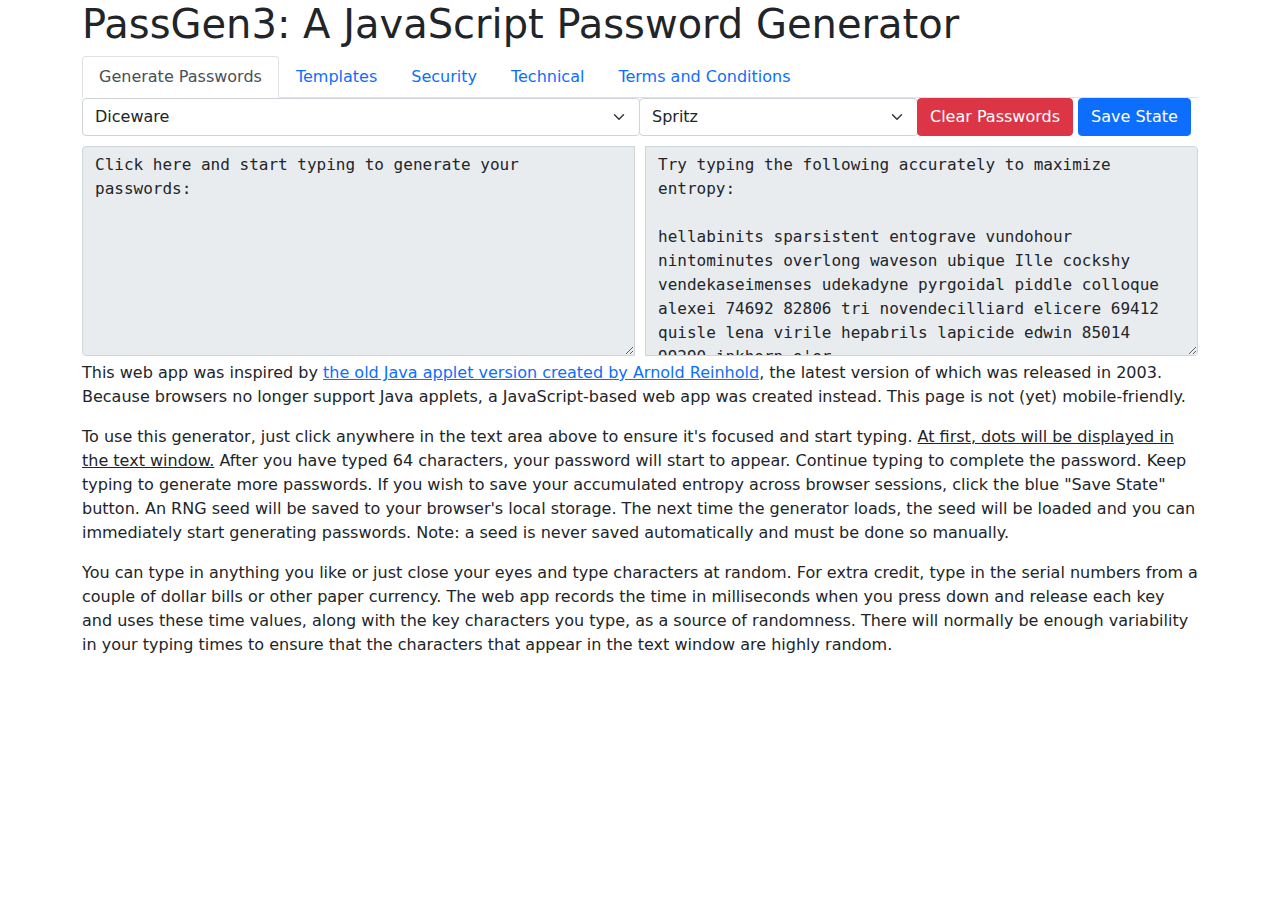
<file: passgen3/index.html>
<!doctype html>
<html lang="en">
    <head>
        <link rel="icon" href="img/favicon.svg" size="any" type="image/svg+xml" />
        <link rel="stylesheet" href="css/bootstrap.min.css" />
        <meta http-equiv="Content-Type" content="text/html; charset=utf-8" />
        <meta name="viewport" content="width=device-width, initial-scale=1">
        <title>PassGen3: A Password Generator in JavaScript</title>
        <style>
            select {
                margin-bottom: 10px;
            }
            textarea {
                font-family: monospace;
                height: 210px;
                margin-bottom: 5px;
            }
            #textarea {
                margin-right: 5px;
            }
            #random {
                margin-left: 5px;
            }
        </style>
    </head>
    <body>
        <main class="container">
            <h1>PassGen3: A JavaScript Password Generator</h1>
            <ul class="nav nav-tabs">
                <li class="nav-item" role="presentation">
                    <button class="nav-link active" id="generate-tab" data-bs-toggle="tab" data-bs-target="#generate" type="button" role="tab" aria-controls="generate" aria-selected="true">Generate Passwords</button>
                </li>
                <li class="nav-item" role="presentation">
                    <button class="nav-link" id="template-tab" data-bs-toggle="tab" data-bs-target="#templates" type="button" role="tab" aria-controls="templates" aria-selected="true">Templates</button>
                </li>
                <li class="nav-item" role="presentation">
                    <button class="nav-link" id="security-tab" data-bs-toggle="tab" data-bs-target="#security" type="button" role="tab" aria-controls="security" aria-selected="true">Security</button>
                </li>
                <li class="nav-item" role="presentation">
                    <button class="nav-link" id="technical-tab" data-bs-toggle="tab" data-bs-target="#technical" type="button" role="tab" aria-controls="technical" aria-selected="true">Technical</button>
                </li>
                <li class="nav-item" role="presentation">
                    <button class="nav-link" id="terms-tab" data-bs-toggle="tab" data-bs-target="#terms" type="button" role="tab" aria-controls="terms" aria-selected="true">Terms and Conditions</button>
                </li>
            </ul>
            <div class="tab-content" id="tabbedContent">
                <div class="tab-pane fade show active" id="generate" role="tabpanel" aria-labelledby="generate-tab">
                    <div class="row"> <!-- Select and textarea -->
                        <div class="panel-body input-group">
                            <div class="col-md-6">
                                <select class="form-select" id="template">
                                    <option value="D D D D D D D D D D" selected>Diceware</option>
                                    <option value="MMMMMMMMMMMMMMMMMMMM">ASCII</option>
                                    <option value="S S S S S S S S">Pseudowords</option>
                                    <option value="LLLLLLLLLLLLLLLLLLLLLL">Alphanumeric</option>
                                    <option value="AAAA AAAA AAAA AAAA AAAA AAAA AAAA">Alphabetic</option>
                                    <option value="HHHH HHHH HHHH HHHH HHHH HHHH HHHH HHHH">Hexadecimal</option>
                                    <option value="99999 99999 99999 99999 99999 99999 99999 99999">Decimal</option>
                                    <option value="66666 66666 66666 66666 66666 66666 66666 66666 66666 66666">Senary</option>
                                </select>
                            </div>
                            <div class="col-md-3">
                                <select class="form-select" id="cipher" onchange="init()">
                                    <option value="chacha">ChaCha</option>ChaCha</option>
                                    <option value="spritz" selected>Spritz</option>
                                    <option value="trivium">Trivium</option>
                                </select>
                            </div>
                            <div class="col-md-3">
                                <button type="button" class="btn btn-danger" onclick="init()">Clear Passwords</button>
                                <button type="button" class="btn btn-primary" data-bs-toggle="modal" data-bs-target="#entropySaved" onclick="saveEntropy()">Save State</button>
                            </div>

                            <!-- For aligning buttons. Ugh.
                            <div class="col-md-1 border text-center">1</div>
                            <div class="col-md-1 border text-center">2</div>
                            <div class="col-md-1 border text-center">3</div>
                            <div class="col-md-1 border text-center">4</div>
                            <div class="col-md-1 border text-center">5</div>
                            <div class="col-md-1 border text-center">6</div>
                            <div class="col-md-1 border text-center">7</div>
                            <div class="col-md-1 border text-center">8</div>
                            <div class="col-md-1 border text-center">9</div>
                            <div class="col-md-1 border text-center">10</div>
                            <div class="col-md-1 border text-center">11</div>
                            <div class="col-md-1 border text-center">12</div>
                            -->

                        </div>
                        <div class="input-group">
                            <textarea readonly class="form-control" id="textarea"></textarea>
                            <textarea readonly class="form-control" id="random"></textarea>
                        </div>
                    </div>
                    <div class="modal fade" id="entropySaved" tabindex="-1" aria-labelledby="entropySavedLabel" aria-hidden="true"> <!-- Modal dialog -->
                        <div class="modal-dialog">
                            <div class="modal-content">
                                <div class="modal-header">
                                    <h5 class="modal-title" id="entropySavedLabel">Entropy saved</h5>
                                    <button type="button" class="btn-close" data-bs-dismiss="modal" aria-label="Close"></button>
                                </div>
                                <div class="modal-body">
                                    <p>To remove, pull up the JavaScript console and type:</p>
                                    <p><tt>localStorage.removeItem('passgen3seed')</tt></p>
                                </div>
                                <div class="modal-footer">
                                    <button type="button" class="btn btn-primary" data-bs-dismiss="modal">Close</button>
                                </div>
                            </div>
                        </div>
                    </div>
                    <div class="row"> <!-- PassGen3 header -->
                        <p>This web app was inspired by <a href="https://theworld.com/~reinhold/passgen.html">the old Java applet version created by Arnold Reinhold</a>, the latest version of which was released in 2003. Because browsers no longer support Java applets, a JavaScript-based web app was created instead. This page is not (yet) mobile-friendly.</p>
                        <p>To use this generator, just click anywhere in the text area above to ensure it's focused and start typing. <u>At first, dots will be displayed in the text window.</u> After you have typed 64 characters, your password will start to appear. Continue typing to complete the password. Keep typing to generate more passwords. If you wish to save your accumulated entropy across browser sessions, click the blue "Save State" button. An RNG seed will be saved to your browser's local storage. The next time the generator loads, the seed will be loaded and you can immediately start generating passwords. Note: a seed is never saved automatically and must be done so manually.</p>
                        <p>You can type in anything you like or just close your eyes and type characters at random. For extra credit, type in the serial numbers from a couple of dollar bills or other paper currency. The web app records the time in milliseconds when you press down and release each key and uses these time values, along with the key characters you type, as a source of randomness. There will normally be enough variability in your typing times to ensure that the characters that appear in the text window are highly random.</p>
                        <div class="panel-body">
                        </div>
                    </div>
                </div>
                <div class="tab-pane fade" id="templates" role="tabpanel" aria-labelledby="template-tab">
                    <div class="row"> <!-- Templates and table -->
                        <p>The PassGen3 web app lets you select a pattern for the random strings it generates. Just pick a template from the selection box at the top of the text area. The following table describes each template and shows its appropriate entropy strength in bits.</p>
                        <div class="panel-body">
                            <table class="table table-striped">
                                <thead>
                                    <tr>
                                        <th scope="col">Template</th>
                                        <th scope="col">Generated Password</th>
                                        <th scope="col">Keystrokes</th>
                                        <th scope="col">Security</th>
                                        <th scope="col">Sample</th>
                                        <th scope="col">Suggested Use</th>
                                    </tr>
                                </thead>
                                <tbody id="table">
                                    <tr>
                                        <td>Diceware</td>
                                        <td>10 <a href="https://diceware.com">Diceware</a> words<br/>(English 8k word list)</td>
                                        <td>65 keys</td>
                                        <td>130 bits</td>
                                        <td>plaza n8 rt tern rainy ghoul dd vx paz masque</td>
                                        <td>High security master passphrase</td>
                                    </tr>
                                    <tr>
                                        <td>ASCII</td>
                                        <td>20 graphical ASCII characters<br/>(no whitespace)</td>
                                        <td>70 keys</td>
                                        <td>131 bits</td>
                                        <td>_0=yM2.AC)W[QLGF+R`I</td>
                                        <td>High security password</td>
                                    </tr>
                                    <tr>
                                        <td>Pseudowords</td>
                                        <td>8 pronounceable <a href="https://arxiv.org/html/0901.4016">Proquints</a> pseudowords</td>
                                        <td>64 keys</td>
                                        <td>128 bits</td>
                                        <td>zujun safig losab nigoh komug mugor rafon kikoj</td>
                                        <td>High security master passphrase</td>
                                    </tr>
                                    <tr>
                                        <td>Alphanumeric</td>
                                        <td>22 alphanumeric characters<br/>(0-9, A-Z, a-z)</td>
                                        <td>66 keys</td>
                                        <td>130 bits</td>
                                        <td>Xn0iJQDZYyati6PpfW0qAh</td>
                                        <td>High security password</td>
                                    </tr>
                                    <tr>
                                        <td>Alphabetic</td>
                                        <td>28 uppercase ASCII characters<br/>(A-Z)</td>
                                        <td>70 keys</td>
                                        <td>131 bits</td>
                                        <td>NZIN NGVG QFUB RDDW ILOM IPIQ SLRE</td>
                                        <td>One time pads</td>
                                    </tr>
                                    <tr>
                                        <td>Hexadecimal</td>
                                        <td>32 hexadecimal characters<br/>(0-9, A-F)</td>
                                        <td>64 keys</td>
                                        <td>128 bits</td>
                                        <td>9940 0FF2 AFFD 3BF2 4E3C 407B 82A3 3CCD</td>
                                        <td>Symmetric cipher key, <a href="https://github.com/diracdeltas/niceware">Niceware</a></td>
                                    </tr>
                                    <tr>
                                        <td>Decimal</td>
                                        <td>40 decimal digits<br/>(0-9)</td>
                                        <td>80 keys</td>
                                        <td>132 bits</td>
                                        <td>52515 86607 84774 55383 51452 60536 55237 70725</td>
                                        <td>Statistical use, one time pads</td>
                                    </tr>
                                    <tr>
                                        <td>Senary</td>
                                        <td>50 base-6 digits<br/>(1-6)</td>
                                        <td>75 keys</td>
                                        <td>129 bits</td>
                                        <td>55636 41266 42426 24335 15236 33515 46343 53154 36554 66212</td>
                                        <td><a href="https://diceware.com">Diceware</a>, board games</td>
                                    </tr>
                                </tbody>
                            </table>
                        </div>
                    </div>
                </div>
                <div class="tab-pane fade" id="security" role="tabpanel" aria-labelledby="security-tab">
                    <div class="row"> <!-- Security -->
                        <p>This web app is not the most secure way to make your password! Traces of the passwords you create can be left behind in your computer's memory, among other risks. Clicking "Save State" will store a 32 byte seed from the RNG state to disk and save your preferred cipher. Using the <a href="https://cr.yp.to/chacha.html">ChaCha</a>, <a href="https://eprint.iacr.org/2016/856">Spritz</a>, or <a href="https://www.ecrypt.eu.org/stream/triviumpf.html">Trivium</a> stream ciphers with key presses is backtracking resistant such that an adversary should not be able to regenerate prior passwords from it. They also should not be able to predict your keystrokes, so future passwords should be improbable to generate also. But a leaked RNG state could present other risks. For maximum security we still recommend using ordinary dice to select a password or passphrase. See the <a href="http://world.std.com/~reinhold/diceware.html">Diceware page</a> for more details.</p>
                        <p>PassGen3 awards only 2 bits of entropy per character typed. This is based on <a href="https://en.wikipedia.org/wiki/Entropy_(information_theory)">Shannon entropy of English text</a> and <a href="https://pubmed.ncbi.nlm.nih.gov/33571075/">synchronization between keyboard typing and neural oscillations</a>. There may be more entropy per keystroke, but 2 bits is about as liberal as I dare award and it's enough to generate passwords very quickly. As such, you will be required to type 64 characters on page load to seed the state with at least 128 bits of entropy before passwords begin to appear. PassGen3 does track all entropy, accumulated and used, to make your typing as efficient as possible.</p>
                        <p>The security margins of each password type are as follows:</p>
                        <div class="panel-body">
                            <ul>
                                <li><strong>Diceware</strong>: 13 bits per word</li>
                                <li><strong>ASCII</strong>: ~6.55 bits per character</li>
                                <li><strong>Pseudowords</strong>: 16 bits per word</li>
                                <li><strong>Alphanumeric</strong>: ~5.95 bits per character</li>
                                <li><strong>Alphabetic</strong>: ~4.70 bits per character</li>
                                <li><strong>Hexadecimal</strong>: 4 bits per character</li>
                                <li><strong>Decimal</strong>: ~3.32 bits per character</li>
                                <li><strong>Senary</strong>: ~2.58 bits per character</li>
                            </ul>
                        </div>
                        <p>Nonetheless, using this web app to generate a password is far safer than picking your pet's name or your mother's birthday. Because JavaScript web apps download from an untrusted web server, there is risk of mischief. This web app does not make any network connections, so you can run it offline after you download it and inspect the source code. People desiring even greater assurance in security can use the dice-based password generation techniques described at <a href="https://www.diceware.com">https://www.diceware.com</a>.</p>
                        <p>You should be aware that someone could substitute a bogus version of the web app that creates apparently random passwords that are, in fact, easy for the adversary to guess. To reduce this risk, <a href="https://github.com/atoponce/passgen3">the source code of the web app is published as open source</a>. The ChaCha, Spritz, and Trivium stream ciphers were also chosen as they are easy to understand and the source code should be easy to read for those moderatly familiar with programming.</p>
                        <p>Random generation methods will very rarely create a password that is an English word or phrase or simple letter pattern. If a password looks like an ordinary word (or, with the "ASCII" template, is all the same case) simply type some more and use the next password.</p>
                    </div>
                </div>
                <div class="tab-pane fade" id="technical" role="tabpanel" aria-labelledby="techincal-tab">
                    <div class="row"> <!-- Technical Details -->
                        <p>PassGen3 uses a strong method for mixing randomness. The first version of PassGen used an entropy distiller with a 64-bit internal state, based on a linear congruential algorithm. PassGen2 used an entropy distiller based on the weak RC4 cipher. PassGen3 allows you to pick from the <a href="https://cr.yp.to/chacha.html">ChaCha</a>, <a href="https://eprint.iacr.org/2016/856">Spritz</a>, or <a href="https://www.ecrypt.eu.org/stream/triviumpf.html">Trivium </a> stream ciphers as an entropy distiller.</p>
                        <p><strong>In Spritz</strong>, a 256-byte state vector that is initialized to be a null permutation. As Spritz is based on a sponge construction, both the key press time in milliseconds and the character value are absorbed to permute the Spritz state. As such, the Spritz state is highly mixed by each keystroke. Each password output character is then squeezed out of the Spritz state. <a href="https://eprint.iacr.org/2016/092">Published analysis</a> have shown that Spritz can be distinguished from true random white noise. As such, a <a href="https://dr.ntu.edu.sg/handle/10220/43486">countermeasure has been added</a> to remove the distinguishers found in the keystream.</p>
                        <p><strong>In ChaCha</strong>, a 64-byte state vector is initialized following <a href="https://datatracker.ietf.org/doc/html/rfc8439">RFC 8439</a>. ChaCha is based on an ARX (add-rotate-xor) cipher that builds a keystream that is XORed with the data. Unlike Spritz, the ChaCha state is not dependent on the data it is encrypting. PassGen3 should provide a consistent API for all ciphers, so an "absorb" and "squeeze" functionality have been added to ChaCha. This is done by maintaining a 64-byte entropy pool to store key presses in milliseconds and their character values. Once the pool is filled, it is used to directly rekey ChaCha.</p>
                        <p><strong>In Trivium</strong>, a 288-bit state vector is initialized to be a null permutation following <a href="https://www.ecrypt.eu.org/stream/p3ciphers/trivium/trivium_p3.pdf">the specification</a>. Trivium uses three non-linear feedback shift registers in a closed loop. It is optimized for hardware so operates on individual bits instead of bytes like ChaCha and Spritz. Trivium also is not based on a sponge construction, so like ChaCha, "absorb" and "squeeze" functions have been added to keep a consistent API in PassGen3. Also like ChaCha, a 10-byte entropy pool to store key presses in milliseconds and character values is maintained. Once the pool is filled, it is used to directly key Trivium.</p>
                        <p>When using an 8-bit value to select a character from an alphabet of length "n", there is a risk of bias if "n" does not evenly divide 256. To eliminate this, candidate cipher output bytes are discarded if they are outside of the range that is the largest multiple of "n" less than or equal to 256.</p>
                        <p>PassGen3 performs extensive absorbing of initialization data via the way of a browser fingerprint and requiring the user to type at least 64 characters when the page is loaded. The key presses are required to key the cipher state with at least 128 bits of keyboard entropy.</p>
                    </div>
                </div>
                <div class="tab-pane fade" id="terms" role="tabpanel" aria-labelledby="terms-tab">
                    <div class="row"> <!-- Terms and Conditions -->
                        <p>PassGen, PassGen2 &copy; 1996, 2003 Arnold G. Reinhold, Cambridge, MA, USA</p>
                        <p>PassGen3 &copy; 2022 Aaron Toponce</p>
                        <p>PassGen and PassGen2 is free software; you can redistribute it and/or modify it under the terms of the <a href="https://www.gnu.org/licenses/licenses.html">GNU General Public License</a> as published by the Free Software Foundation; either version 2 of the License, or (at your option) any later version.</p>
                        <p>PassGen3 is free software; you can redistribute it and/or modify it under the terms of the <a href="https://www.gnu.org/licenses/gpl-3.0.html">GNU General Public License, version 3</a> as published by the Free Software Foundation, with two additional restrictions:</p>
                        <div class="panel-body">
                            <ol>
                                <li>You may not redistribute versions modified to create "malware," including versions that deliberately produce inaccurate or misleading results or that surreptitiously capture data entered by the user or that produce "random" values that are predictable or guessable.</li>
                                <li>You may not redistribute this program in ways that violate the export control laws of the United States.</li>
                            </ol>
                        </div>
                        <p>This program is distributed in the hope that it will be useful, but WITHOUT ANY WARRANTY; without even the implied warranty of MERCHANTABILITY or FITNESS FOR A PARTICULAR PURPOSE. See the <a href="https://www.gnu.org/licenses/gpl-3.0.html">GNU General Public License</a> for more details. If the previous link does not work, you can request a copy of the license by writing to the Free Software Foundation, 51 Franklin Street, Fifth Floor, Boston, MA 02110, USA.</p>
                    </div>
                </div>
            </div>
        </main>
        <script src="js/bootstrap.bundle.min.js"></script>  <!-- Standard Bootstrap stuffs -->
        <script src="js/diceware8k.js"></script>            <!-- For diceware passphrase generation (defult) -->
        <script src="js/obscureWords.js"></script>          <!-- Something difficult for the user to type to generate good entropy -->
        <script src="js/blendWords.js"></script>            <!-- Portmanteaus for more strange English words to provide good typing entropy -->
        <script src="js/loremIpsum.js"></script>            <!-- The original source of Lorem Ipsum for more typing strangeness -->
        <script src="js/unitWords.js"></script>             <!-- Different prefixed and suffixed units of measurements -->
        <script src="js/dactylogram.js"></script>           <!-- Simple browser fingerprint generator -->
        <script src="js/chacha.js"></script>                <!-- The ChaCha cipher -->
        <script src="js/spritz.js"></script>                <!-- The Spritz cipher -->
        <script src="js/trivium.js"></script>               <!-- The Trivium cipher -->
        <script src="js/passgen.js"></script>               <!-- The core application functions -->
    </body>
</html>
</file>
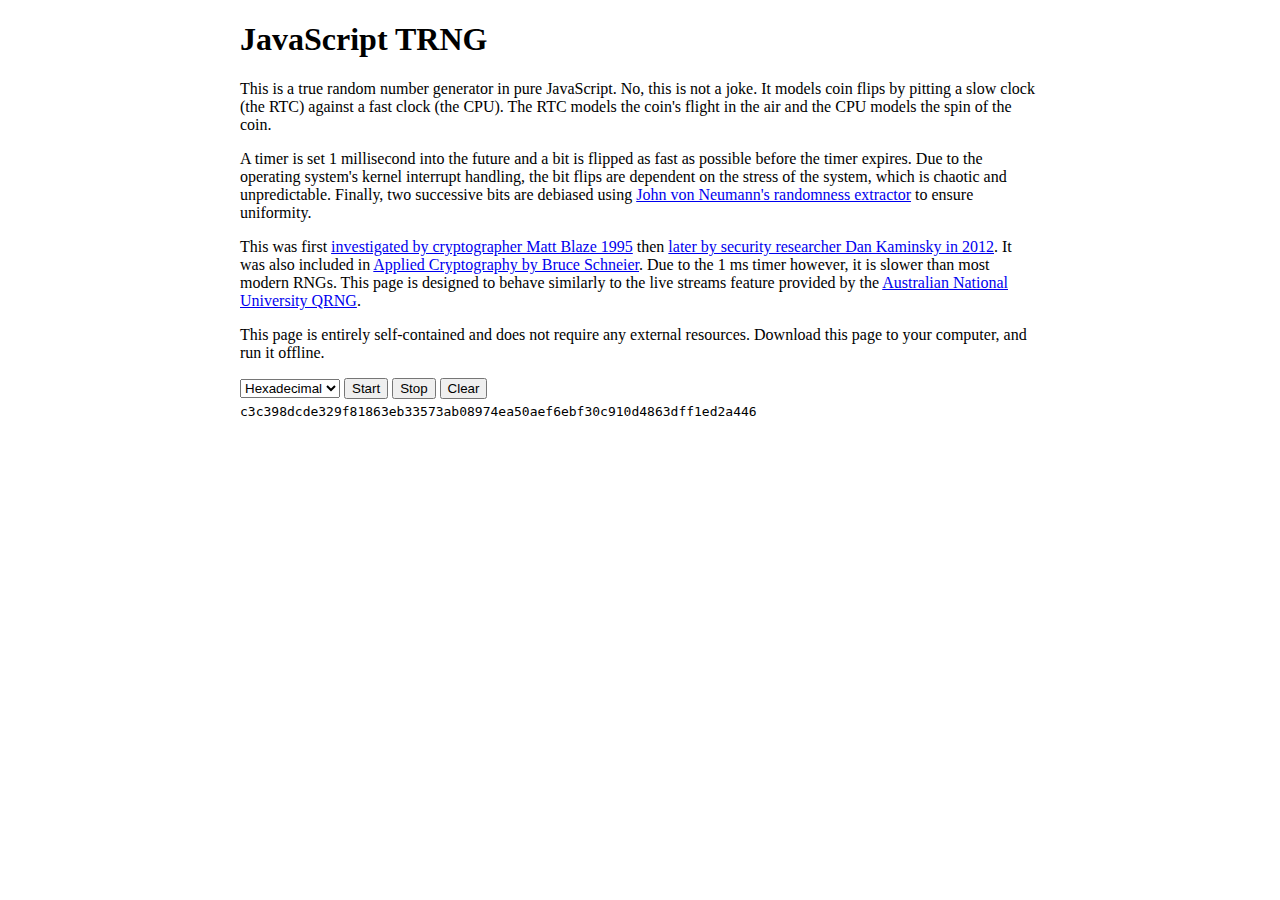
<file: true-random/index.html>
<!DOCTYPE html>
<html>
  <head>
    <meta name='viewport' content='width=device-width, initial-scale=1.0' />
    <meta http-equiv='Content-Type' content='text/html; charset=utf-8' />
    <title>True RandomJavaScript entropy</title>
    <link rel='shortcut icon' href='[data-uri]' />
    <script>
        let intervalId;

        function getNow() { return performance.now(); }
        function flipCoin() { let coin = 0; const later = getNow() + 1; while (getNow() <= later) coin ^= 1; return coin; }
        function fairBit() { while (true) { const bit = flipCoin(); if (bit !== flipCoin()) return bit; } }
        function genByte() { let byte = 0; let bits = 8; while (bits--) { byte <<= 1; byte |= fairBit(); } return byte; }

        function toBinary() { return genByte().toString(2).padStart(8, '0'); }
        function toHex() { return genByte().toString(16).padStart(2, '0'); }
        function toColors() { return `rgb(${genByte()}, ${genByte()}, ${genByte()})`; }

        function streamHex() { document.getElementById('trueRandom').insertAdjacentHTML('afterbegin', toHex()); }
        function streamColors() { document.getElementById('trueRandom').insertAdjacentHTML('afterbegin', "<span style='background-color:" + toColors() + "'>&nbsp;</span>"); }
        function streamBinary() { document.getElementById('trueRandom').insertAdjacentHTML('afterbegin', toBinary()); }

        function startStream() {
            let choice;
            const option = document.getElementById('streamChoice');
            const selected = option.options[option.selectedIndex].text;
            if (selected === 'Binary') choice = streamBinary;
            else if (selected === 'Colors') choice = streamColors;
            else if (selected === 'Hexadecimal') choice = streamHex;
            stopStream();
            intervalId = setInterval(choice);
        }
        function stopStream() { clearInterval(intervalId); }
        function clearStream() { document.getElementById('trueRandom').innerHTML = ''; }
    </script>
    <style>
        #container {
            margin: 0 auto;
            width: 800px;
        }
        #trueRandom {
            font-family: monospace;
            margin-top: 5px;
            white-space: wrap;
            overflow-wrap: break-word;
        }
    </style>
  </head>
  <body>
    <div id="container">
        <h1>JavaScript TRNG</h1>
        <p>This is a true random number generator in pure JavaScript. No, this is not a joke. It models coin flips by pitting a slow clock (the RTC) against a fast clock (the CPU). The RTC models the coin's flight in the air and the CPU models the spin of the coin.</p>
        <p>A timer is set 1 millisecond into the future and a bit is flipped as fast as possible before the timer expires. Due to the operating system's kernel interrupt handling, the bit flips are dependent on the stress of the system, which is chaotic and unpredictable. Finally, two successive bits are debiased using <a href="https://en.wikipedia.org/wiki/Randomness_extractor#Von_Neumann_extractor">John von Neumann's randomness extractor</a> to ensure uniformity.</p>
        <p>This was first <a href="https://www.cs.miami.edu/home/burt/learning/Math609.0/CryptoLib/cryptolib_1.1/cryptolib/src/unix_truerand.c">investigated by cryptographer Matt Blaze 1995</a> then <a href="https://dankaminsky.com/2012/08/15/dakarand/">later by security researcher Dan Kaminsky in 2012</a>. It was also included in <a href="https://www.schneier.com/books/applied-cryptography-source/">Applied Cryptography by Bruce Schneier</a>. Due to the 1 ms timer however, it is slower than most modern RNGs. This page is designed to behave similarly to the live streams feature provided by the <a href="https://qrng.anu.edu.au/">Australian National University QRNG</a>.</p>
        <p>This page is entirely self-contained and does not require any external resources. Download this page to your computer, and run it offline.</p>
        <select id="streamChoice">
            <option>Binary</option>
            <option>Colors</option>
            <option selected>Hexadecimal</option>
        </select>
        <button onclick="startStream()">Start</button>
        <button onclick="stopStream()">Stop</button>
        <button onclick="clearStream()">Clear</button>
        <div id="trueRandom"></div textarea>
    </div>
    <script>
        startStream()
    </script>
  </body>
</html>
</file>
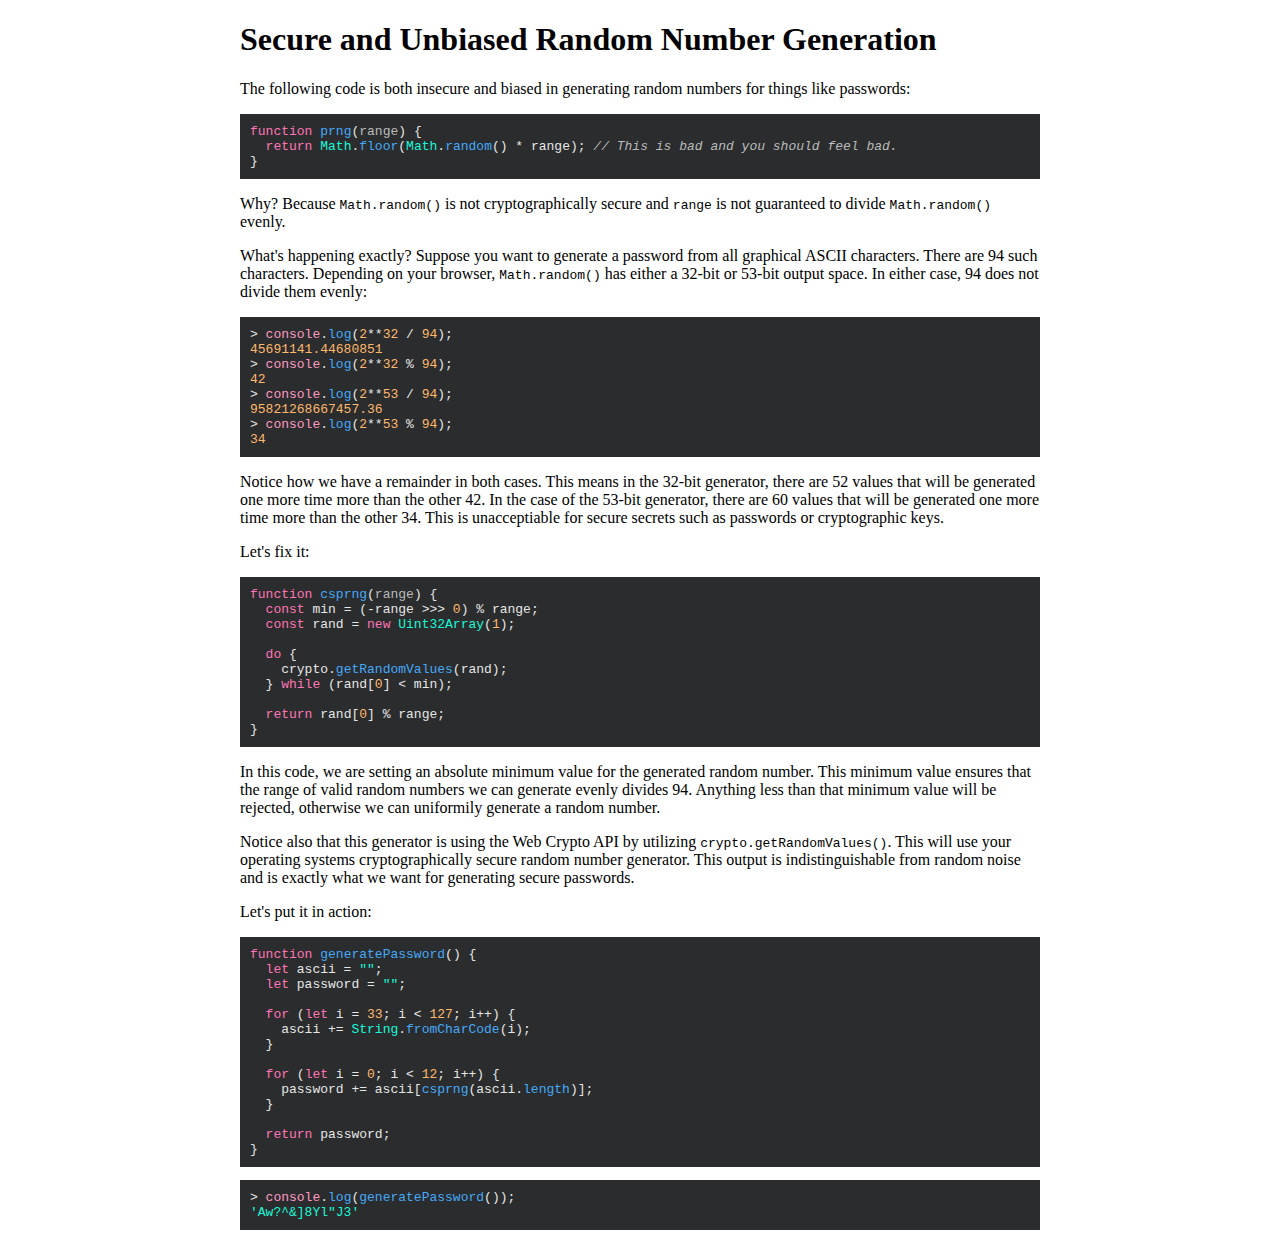
<file: unbiased-random/index.html>
<!DOCTYPE html>
<html lang="en">
    <head>
        <link rel="stylesheet" href="theme.css" />
        <meta name="viewport" content="width=device-width, initial-scale=1.0" />
        <meta http-equiv="Content-Type" content="text/html; charset=utf-8" />
        <script src="highlight.min.js"></script>
        <script>hljs.highlightAll();</script>
        <style>
            #container {
                margin: 0 auto;
                width: 800px;
            }
            .hljs {
                display: block;
                padding: 10px;
            }
        </style>
        <title>Unbiased Random Number Generation</title>
    </head>
    <body>
        <div id="container">
            <h1>Secure and Unbiased Random Number Generation</h1>
            <p>The following code is both insecure and biased in generating random numbers for things like passwords:</p>
<pre><code class="language-js">function prng(range) {
  return Math.floor(Math.random() * range); // This is bad and you should feel bad.
}</code></pre>
            <p>Why? Because <code>Math.random()</code> is not cryptographically secure and <code>range</code> is not guaranteed to divide <code>Math.random()</code> evenly.</p>
            <p>What's happening exactly? Suppose you want to generate a password from all graphical ASCII characters. There are 94 such characters. Depending on your browser, <code>Math.random()</code> has either a 32-bit or 53-bit output space. In either case, 94 does not divide them evenly:</p>
<pre><code class="language-js">> console.log(2**32 / 94);
45691141.44680851
> console.log(2**32 % 94);
42
> console.log(2**53 / 94);
95821268667457.36
> console.log(2**53 % 94);
34</code></pre>
            <p>Notice how we have a remainder in both cases. This means in the 32-bit generator, there are 52 values that will be generated one more time more than the other 42. In the case of the 53-bit generator, there are 60 values that will be generated one more time more than the other 34. This is unacceptiable for secure secrets such as passwords or cryptographic keys.</p>
            <p>Let's fix it:</p>
<pre><code class="language-js">function csprng(range) {
  const min = (-range >>> 0) % range;
  const rand = new Uint32Array(1);
  
  do {
    crypto.getRandomValues(rand);
  } while (rand[0] < min);
  
  return rand[0] % range;
}</code></pre>
            <p>In this code, we are setting an absolute minimum value for the generated random number. This minimum value ensures that the range of valid random numbers we can generate evenly divides 94. Anything less than that minimum value will be rejected, otherwise we can uniformily generate a random number.</p>
            <p>Notice also that this generator is using the Web Crypto API by utilizing <code>crypto.getRandomValues()</code>. This will use your operating systems cryptographically secure random number generator. This output is indistinguishable from random noise and is exactly what we want for generating secure passwords.</p>
            <p>Let's put it in action:</p>
<pre><code class="language-js">function generatePassword() {
  let ascii = "";
  let password = "";
  
  for (let i = 33; i < 127; i++) {
    ascii += String.fromCharCode(i);
  }

  for (let i = 0; i < 12; i++) {
    password += ascii[csprng(ascii.length)];
  }
  
  return password;
}</code></pre>
<pre><code class="language-js">> console.log(generatePassword());
'Aw?^&]8Yl"J3'</code></pre>
    </body>
</html>
</file>
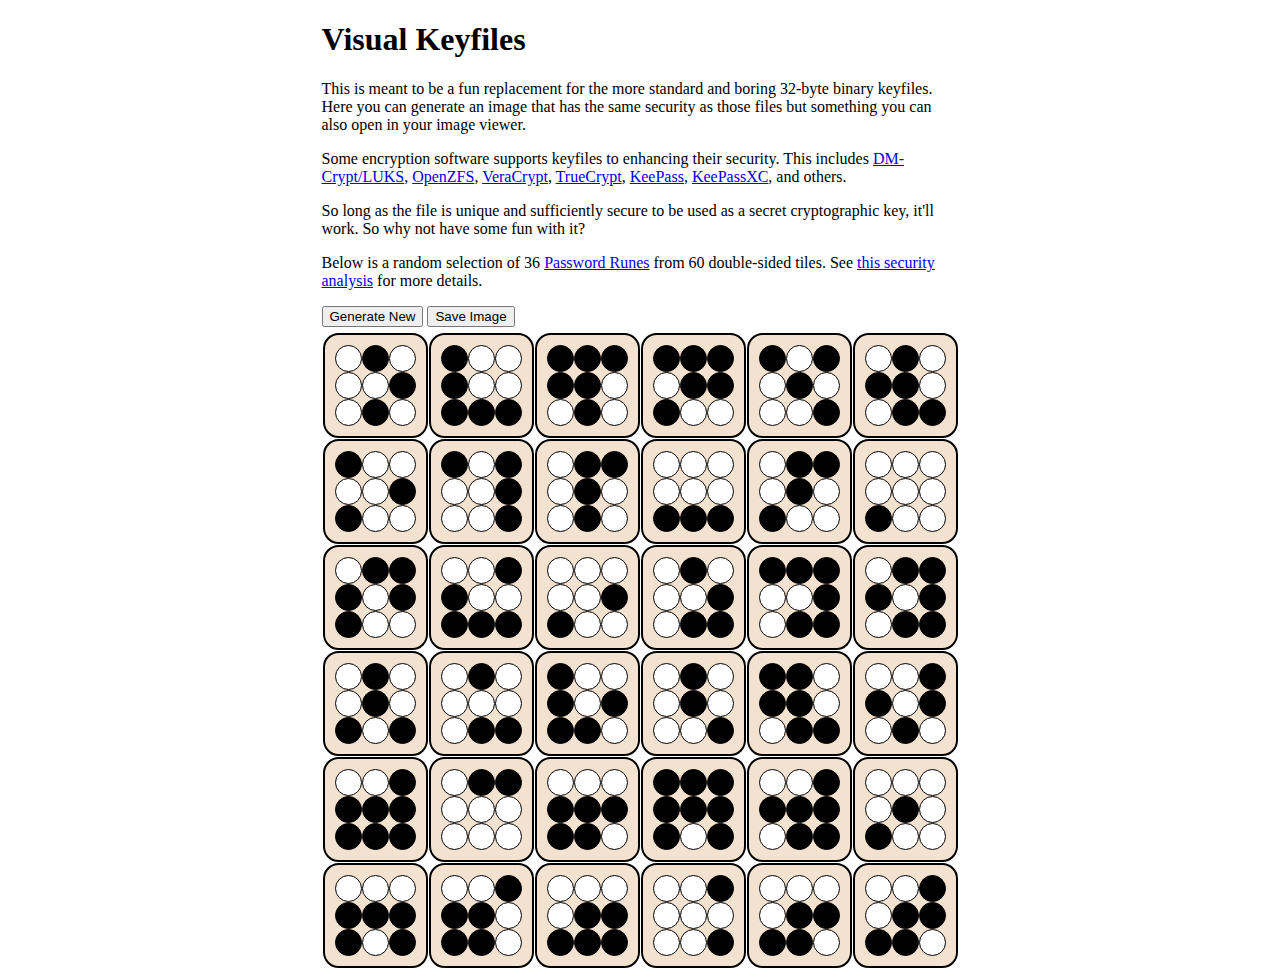
<file: visual-keyfiles/index.html>
<!doctype html>
<html>
  <head>
    <link rel="icon" href="favicon.png" type="image/png">
    <meta name='viewport' content='width=device-width, initial-scale=1.0' />
    <meta http-equiv="Content-Type" content="text/html; charset=utf-8" />
    <title>Visual KeePass Key File Generator</title>
    <style>
      .dot {
        background-color: white;
        border: 1px solid black;
        border-radius: 50%;
        display: inline-block;
        height: 25px;
        margin-bottom: -4px;
        width: 25px;
      }
      .black {
        background-color: black;
      }
      .break {
          flex-basis: 100%;
          height: 0;
      }
      .rotate90 {
        transform: rotate(90deg);
      }
      .rotate180 {
        transform: rotate(180deg);
      }
      .rotate270 {
        transform: rotate(270deg);
      }
      #container {
        margin: 0 auto;
        width: 637px;
      }
      #tileTable {
        border-collapse: separate;
        border-spacing: 1px;
        display: table;
        margin-top: 5px;
      }
      #tableBody {
        display: table-row-group;
      }
      .tableRow {
        display: table-row
      }
      .tableCell {
        background-color: #f3e2cf;
        border: 2px solid black;
        border-radius: 15%;
        color: black;
        display: table-cell;
        padding: 10px;
        vertical-align: middle;
        height: 81px;
        width: 81px;
      }
    </style>
    <script src='js/html2canvas.min.js'></script>
    <script>

      function secRand (count) {
        const min = (-count >>> 0) % count;
        const rand = new Uint32Array(1);
        const crypto = window.crypto || window.msCrypto;

        do { crypto.getRandomValues(rand); } while (rand[0] < min);

        return rand[0] % count;
      }
      function shuffleTiles (tiles) {
        for (let i = 0; i < tiles.length; i++) {
          const randInt = secRand(tiles.length);
          const tmp = tiles[randInt];
          tiles[randInt] = tiles[i];
          tiles[i] = tmp;
        }
        return tiles;
      }
      function resetCells () {
        for (let i = 0; i < 36; i++) {
          const cell = document.getElementById('cell' + i);

          for (let i = 0; i < 9; i++) cell.removeChild(cell.childNodes[0]);
        }
      }
      function rotateCells () {
        for (let i = 0; i < 36; i++) {
          const cell = document.getElementById('cell' + i);
          const randInt = secRand(4);

          if (randInt === 0) {
            cell.setAttribute('class', 'tableCell');
          } else if (randInt === 1) {
            cell.setAttribute('class', 'tableCell');
            cell.classList.add('rotate90');
          } else if (randInt === 2) {
            cell.setAttribute('class', 'tableCell');
            cell.classList.add('rotate180');
          } else {
            cell.setAttribute('class', 'tableCell');
            cell.classList.add('rotate270');
          }
        }
      }

      function drawDots () {
        // https://redd.it/km1gfh/
        const tiles = shuffleTiles([
          [  1, 510], [  2, 509], [  3, 508], [  5, 506], [  6, 505], [  7, 504],
          [ 10, 501], [ 11, 500], [ 12, 499], [ 13, 498], [ 14, 497], [ 15, 496], 
          [ 17, 494], [ 18, 493], [ 19, 492], [ 21, 490], [ 22, 489], [ 23, 488], 
          [ 26, 485], [ 27, 484], [ 28, 483], [ 29, 482], [ 30, 481], [ 33, 478], 
          [ 35, 476], [ 37, 474], [ 39, 472], [ 41, 470], [ 42, 469], [ 43, 468], 
          [ 44, 467], [ 45, 466], [ 46, 465], [ 49, 462], [ 51, 460], [ 53, 458], 
          [ 57, 454], [ 58, 453], [ 59, 452], [ 60, 451], [ 61, 450], [ 62, 449], 
          [ 69, 442], [ 70, 441], [ 76, 435], [ 78, 433], [ 85, 426], [ 86, 425], 
          [ 92, 419], [ 94, 417], [ 97, 414], [ 98, 413], [ 99, 412], [101, 410], 
          [106, 405], [113, 398], [114, 397], [141, 370], [142, 369], [158, 353]
        ]);

        for (let i = 0; i < 36; i++) {
          let tile;
          const cell = document.getElementById('cell' + i);

          if (secRand(2) === 0) tile = tiles[i][0].toString(2).padStart(9, '0');
          else tile = tiles[i][1].toString(2).padStart(9, '0');

          for (let i = 0; i < 9; i++) {
            const newSpan = document.createElement('span');
            newSpan.setAttribute('class', 'dot');
            if (tile[i] === '1') newSpan.classList.add('black');
            cell.appendChild(newSpan);
          }
        }
        rotateCells();
      }
      window.onload = function () {
        drawDots();
      };
    </script>
  </head>
  <body>
    <div id='container'>
      <h1>Visual Keyfiles</h1>
      <p>This is meant to be a fun replacement for the more standard and boring 32-byte binary keyfiles. Here you can generate an image that has the same security as those files but something you can also open in your image viewer.</p>
      <p>Some encryption software supports keyfiles to enhancing their security. This includes <a href="https://gitlab.com/cryptsetup/cryptsetup/-/wikis/DMCrypt#example-of-using-volume-key-in-keyring">DM-Crypt/LUKS</a>, <a href="https://openzfs.github.io/openzfs-docs/man/master/7/zfsprops.7.html#keylocation">OpenZFS</a>, <a href="https://veracrypt.io/en/Keyfiles%20in%20VeraCrypt.html">VeraCrypt</a>, <a href="https://www.truecrypt71a.com/documentation/keyfiles/">TrueCrypt</a>, <a href="https://keepass.info/help/base/keys.html#keyfiles">KeePass</a>, <a href="https://keepassxc.org/docs/#faq-keyfile-howto">KeePassXC</a>, and others.</p>
      <p>So long as the file is unique and sufficiently secure to be used as a secret cryptographic key, it'll work. So why not have some fun with it?</p>
      <p>Below is a random selection of 36 <a href="https://github.com/nsg21/PasswordRunes">Password Runes</a> from 60 double-sided tiles. See <a href="tiles.html">this security analysis</a> for more details.</p>
      <button onclick='resetCells(); drawDots()'>Generate New</button>
      <button id="save">Save Image</button>
      <div id='tileTable'>
        <div id='tableBody'>
          <div class='tableRow'>
            <div id='cell0' class='tableCell'></div>
            <div id='cell1' class='tableCell'></div>
            <div id='cell2' class='tableCell'></div>
            <div id='cell3' class='tableCell'></div>
            <div id='cell4' class='tableCell'></div>
            <div id='cell5' class='tableCell'></div>
          </div>
          <div class='tableRow'>
            <div id='cell6' class='tableCell'></div>
            <div id='cell7' class='tableCell'></div>
            <div id='cell8' class='tableCell'></div>
            <div id='cell9' class='tableCell'></div>
            <div id='cell10' class='tableCell'></div>
            <div id='cell11' class='tableCell'></div>
          </div>
          <div class='tableRow'>
            <div id='cell12' class='tableCell'></div>
            <div id='cell13' class='tableCell'></div>
            <div id='cell14' class='tableCell'></div>
            <div id='cell15' class='tableCell'></div>
            <div id='cell16' class='tableCell'></div>
            <div id='cell17' class='tableCell'></div>
          </div>
          <div class='tableRow'>
            <div id='cell18' class='tableCell'></div>
            <div id='cell19' class='tableCell'></div>
            <div id='cell20' class='tableCell'></div>
            <div id='cell21' class='tableCell'></div>
            <div id='cell22' class='tableCell'></div>
            <div id='cell23' class='tableCell'></div>
          </div>
          <div class='tableRow'>
            <div id='cell24' class='tableCell'></div>
            <div id='cell25' class='tableCell'></div>
            <div id='cell26' class='tableCell'></div>
            <div id='cell27' class='tableCell'></div>
            <div id='cell28' class='tableCell'></div>
            <div id='cell29' class='tableCell'></div>
          </div>
          <div class='tableRow'>
            <div id='cell30' class='tableCell'></div>
            <div id='cell31' class='tableCell'></div>
            <div id='cell32' class='tableCell'></div>
            <div id='cell33' class='tableCell'></div>
            <div id='cell34' class='tableCell'></div>
            <div id='cell35' class='tableCell'></div>
          </div>
        </div> <!-- tableBody -->
      </div> <!-- tileTable -->
      <div class='break'></div>
    </div> <!-- container -->
    <script>
      function save() {
        const elementToSave = document.querySelector("#tableBody");

        document.getElementById('save').addEventListener("click", () => {
          html2canvas(elementToSave).then(canvas => {
            const a = document.createElement("a");
            a.href = canvas.toDataURL("image/png");
            a.download = "keyfile.png";
            a.click();
          });
        });
      }

      save();
    </script>
  </body>
</html>
</file>
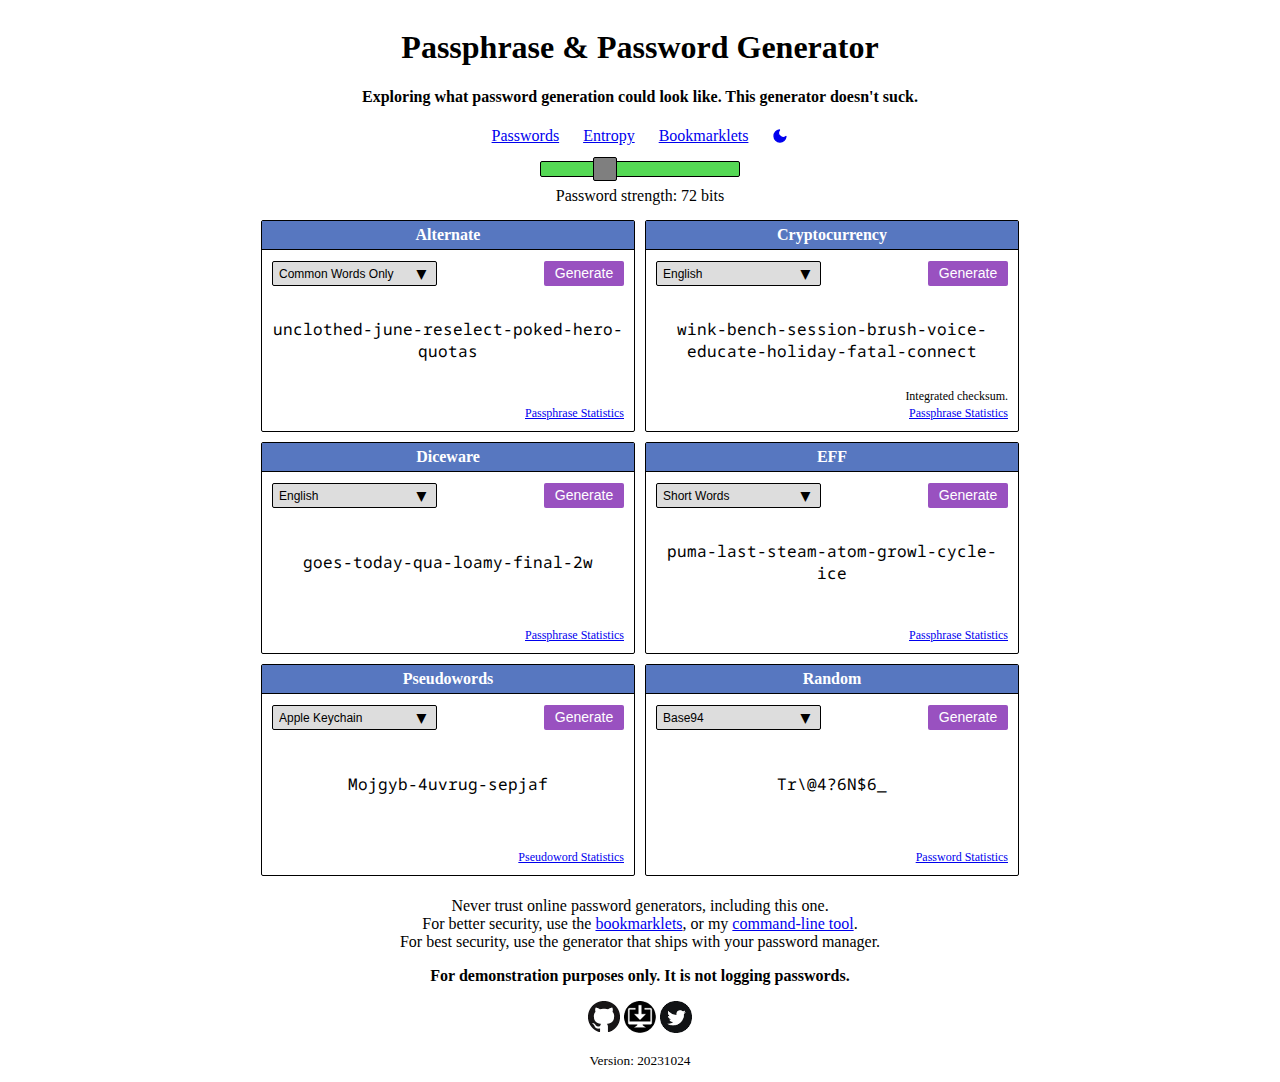
<file: webpassgen/index.html>
<!doctype html>
<html lang='en'>
  <head>
    <link rel='manifest' href='manifest.json'>
    <link rel='shortcut icon' href='assets/favicon.svg'>
    <link rel='stylesheet' href='assets/style.css'>
    <meta name='viewport' content='width=device-width, initial-scale=1.0' />
    <meta name='color-scheme' content='dark light'>
    <meta http-equiv='Content-Type' content='text/html; charset=utf-8' />
    <title>Passphrase and Password Generator</title>
  </head>
  <body>
    <div id='container'>
      <div id='header'>
        <h1>Passphrase & Password Generator</h1>
        <h4>Exploring what password generation could look like. This generator doesn't suck.</h4>
        <p style="font-size: small;"></p>
        <ul id='navigation'>
          <li><a href='index.html'>Passwords</a></li>
          <li><a href='entropy.html'>Entropy</a></li>
          <li><a href='bookmarklets.html'>Bookmarklets</a></li>
          <li>
            <a href='javascript:void(0)' onclick='toggleTheme(); loadPasses();' id='theme_switcher' title='Change theme'>
              <svg xmlns='http://www.w3.org/2000/svg' width='16' height='16' viewBox='0 0 24 24' fill='currentColor' stroke='currentColor' stroke-width='2' stroke-linecap='round' stroke-linejoin='round' class='feather feather-moon'>
                <path d='M21 12.79A9 9 0 1 1 11.21 3 7 7 0 0 0 21 12.79z'></path>
              </svg>
            </a>
          </li>
        </ul>
        <div id='password-strength'>
          <input id='input' type='range' min='48' max='128' step='8' value='72' oninput='updateSlider(parseInt(value)); loadPasses();'>
          <span>Password strength: </span>
          <output id='output' for=value>72</output>
          <span> bits</span>
        </div>
      </div>
      <div id='content'>

        <div id='alt-default' class='cell'>
          <span class='cell-title'><strong>Alternate</strong></span>
          <div class='optional'>
            <select id='alt-options'>
              <optgroup label='English'>
                <option>Acronyms</option>
                <option selected='selected'>Common Words Only</option>
                <option>Every Word List</option>
                <option disabled>――――――――――</option>
                <option>Colors</option>
                <option>Deseret Alphabet</option>
                <option>Lord of the Rings</option>
                <option>Obscure</option>
                <option>PGP</option>
                <option>Pokerware</option>
                <option>RockYou</option>
                <option>Shavian Alphabet</option>
                <option>Simpsons</option>
                <option>S/KEY</option>
                <option>Trump</option>
                <option>Verb, Adjective, Noun</option>
                <option>Wordle</option>
              </optgroup>
              <optgroup label='Non-English'>
                <option>Afrikaans</option>
                <option>Belarusian</option>
                <option>Croatian</option>
                <option>Elvish</option>
                <option>Klingon</option>
                <option>Mongolian</option>
                <option>Serbian</option>
                <option>Ukranian</option>
              </optgroup>
            </select>
          </div>
          <button class='pass-button' value='Generate' onclick='generatePassphrase("alternate");'>Generate</button>
          <div id='alt-pass' class='password'></div>
          <div class='use-entropy'>
            <input type='checkbox' id='alt-entropy-check' name='entropy-check' value='alt-ntropy'>
            <label for='alt-entropy-check'> Add entropy?</label>
            <span></span> samples left.
          </div>
          <div class='stats'>
            <span><a href='javascript:void(0)' onclick='toggleStats("alternate")'>Passphrase Statistics</a></span>
          </div>
          <div class='checksum'><span id='alt-check'></span></div>
          <div id='alt-overlay' class='statistics'>
            <dl>
              <dt>Length:</dt><dd id='alt-length'></dd>
              <dt>Security:</dt><dd id='alt-entropy'></dd>
              <dt>Set size:</dt><dd id='alt-set-size'></dd>
            </dl>
            <span class="cell_overlay">
              <a href='javascript:void(0)' onclick='toggleStats("alternate")'>Click here to dismiss</a>
            </span>
          </div>
        </div>

        <div id='crypto-default' class='cell'>
          <span class='cell-title'><strong>Cryptocurrency</strong></span>
          <div class='optional'>
            <select id='cryptocurrency-options'>
              <optgroup label='Bitcoin'>
                <option>Chinese (Simp)</option>
                <option>Chinese (Trad)</option>
                <option>Czech</option>
                <option selected='selected'>English</option>
                <option>French</option>
                <option>Italian</option>
                <option>Japanese</option>
                <option>Korean</option>
                <option>Portuguese</option>
                <option>Spanish</option>
              </optgroup>
              <optgroup label='Monero'>
                <option>Chinese</option>
                <option>Dutch</option>
                <option>English</option>
                <option>Esperanto</option>
                <option>French</option>
                <option>German</option>
                <option>Italian</option>
                <option>Japanese</option>
                <option>Lojban</option>
                <option>Portuguese</option>
                <option>Russian</option>
                <option>Spanish</option>
              </optgroup>
            </select>
          </div>
          <button class='pass-button' value='Generate' onclick='generatePassphrase("cryptocurrency");'>Generate</button>
          <div id='crypto-pass' class='password'></div>
          <div class='use-entropy'>
            <input type='checkbox' id='crypto-entropy-check' name='entropy-check' value='crypto-entropy'>
            <label for='crypto-entropy-check'> Add entropy?</label>
            <span></span> samples left.
          </div>
          <div class='stats'>
            <span><a href='javascript:void(0)' onclick='toggleStats("cryptocurrency")'>Passphrase Statistics</a></span>
          </div>
          <div class='checksum'><span id='crypto-check'></span></div>
          <div id='crypto-overlay' class='statistics'>
            <dl>
              <dt>Length:</dt><dd id='crypto-length'></dd>
              <dt>Security:</dt><dd id='crypto-entropy'></dd>
              <dt>Set size:</dt><dd id='crypto-set-size'></dd>
            </dl>
            <span class="cell_overlay">
              <a href='javascript:void(0)' onclick='toggleStats("cryptocurrency")'>Click here to dismiss</a>
            </span>
          </div>
          <div class='checksum'><span id='crypto-check'></span></div>
        </div>

        <div id='diceware-default' class='cell'>
          <span class='cell-title'><strong>Diceware</strong></span>
          <div class='optional'>
            <select id='diceware-options'>
              <option>Basque</option>
              <option>Bulgarian</option>
              <option>Catalan</option>
              <option>Chinese</option>
              <option>Czech</option>
              <option>Danish</option>
              <option>Dutch</option>
              <option selected='selected'>English</option>
              <option>English (Beale)</option>
              <option>English (NLP)</option>
              <option>Esperanto</option>
              <option>Estonian</option>
              <option>Finnish</option>
              <option>French</option>
              <option>German</option>
              <option>Greek</option>
              <option>Hebrew</option>
              <option>Hungarian</option>
              <option>Italian</option>
              <option>Japanese</option>
              <option>Latin</option>
              <option>Maori</option>
              <option>Norwegian</option>
              <option>Polish</option>
              <option>Portuguese</option>
              <option>Romanian</option>
              <option>Russian</option>
              <option>Slovak</option>
              <option>Slovenian</option>
              <option>Spanish</option>
              <option>Swedish</option>
              <option>Turkish</option>
            </select>
          </div>
          <button class='pass-button' value='Generate' onclick='generatePassphrase("diceware");'>Generate</button>
          <div id='diceware-pass' class='password'></div>
          <div class='use-entropy'>
            <input type='checkbox' id='diceware-entropy-check' name='entropy-check' value='diceware-entropy'>
            <label for='diceware-entropy-check'> Add entropy?</label>
            <span></span> samples left.
          </div>
          <div class='stats'>
            <span><a href='javascript:void(0)' onclick='toggleStats("diceware")'>Passphrase Statistics</a></span>
          </div>
          <div class='checksum'><span id='diceware-check'></span></div>
          <div id='diceware-overlay' class='statistics'>
            <dl>
              <dt>Length:</dt><dd id='diceware-length'></dd>
              <dt>Security:</dt><dd id='diceware-entropy'></dd>
              <dt>Set size:</dt><dd id='diceware-set-size'></dd>
            </dl>
            <span class="cell_overlay">
              <a href='javascript:void(0)' onclick='toggleStats("diceware")'>Click here to dismiss</a>
            </span>
          </div>
          <div class='checksum'><span id='diceware-check'></span></div>
        </div>

        <div id='eff-default' class='cell'>
          <span class='cell-title'><strong>EFF</strong></span>
          <div class='optional'>
            <select id='eff-options'>
              <optgroup label='Official'>
                <option>Distant Words</option>
                <option>Long Words</option>
                <option selected='selected'>Short Words</option>
              </optgroup>
              <optgroup label='Unofficial'>
                <option>Game of Thrones</option>
                <option>Harry Potter</option>
                <option>Star Trek</option>
                <option>Star Wars</option>
            </select>
          </div>
          <button class='pass-button' value='Generate' onclick='generatePassphrase("eff");'>Generate</button>
          <div id='eff-pass' class='password'></div>
          <div class='use-entropy'>
            <input type='checkbox' id='eff-entropy-check' name='entropy-check' value='eff-entropy'>
            <label for='eff-entropy-check'> Add entropy?</label>
            <span></span> samples left.
          </div>
          <div class='stats'>
            <span><a href='javascript:void(0)' onclick='toggleStats("eff")'>Passphrase Statistics</a></span>
          </div>
          <div class='checksum'><span id='eff-check'></span></div>
          <div id='eff-overlay' class='statistics'>
            <dl>
              <dt>Length:</dt><dd id='eff-length'></dd>
              <dt>Security:</dt><dd id='eff-entropy'></dd>
              <dt>Set size:</dt><dd id='eff-set-size'></dd>
            </dl>
            <span class="cell_overlay">
              <a href='javascript:void(0)' onclick='toggleStats("eff")'>Click here to dismiss</a>
            </span>
          </div>
          <div class='checksum'><span id='eff-check'></span></div>
        </div>

        <div id='pseudo-default' class='cell'>
          <span class='cell-title'><strong>Pseudowords</strong></span>
          <div class='optional'>
            <select id='pseudo-options'>
              <option>Apple Keychain</option>
              <option>Bubble Babble</option>
              <option>Daefen</option>
              <option>DIBELS</option>
              <option>Koremutake</option>
              <option>Lepron</option>
              <option>Letterblock Diceware</option>
              <option>Munemo</option>
              <option>Proquints</option>
              <option>Urbit</option>
            </select>
          </div>
          <button class='pass-button' value='Generate' onclick='generatePseudowords();'>Generate</button>
          <div id='pseudo-pass' class='password'></div>
          <div class='use-entropy'>
            <input type='checkbox' id='pseudo-entropy-check' name='entropy-check' value='pseudo-entropy'>
            <label for='pseudo-entropy-check'> Add entropy?</label>
            <span></span> samples left.
          </div>
          <div class='stats'>
            <span><a href='javascript:void(0)' onclick='toggleStats("pseudo")'>Pseudoword Statistics</a></span>
          </div>
          <div class='checksum'><span id='pseudo-check'></span></div>
          <div id='pseudo-overlay' class='statistics'>
            <dl>
              <dt>Length:</dt><dd id='pseudo-length'></dd>
              <dt>Security:</dt><dd id='pseudo-entropy'></dd>
              <dt>Set size:</dt><dd id='pseudo-set-size'></dd>
            </dl>
            <span class="cell_overlay">
              <a href='javascript:void(0)' onclick='toggleStats("pseudo")'>Click here to dismiss</a>
            </span>
          </div>
          <div class='checksum'><span id='pseudo-check'></span></div>
        </div>

        <div id='random-default' class='cell'>
          <span class='cell-title'><strong>Random</strong></span>
          <div class='optional'>
            <select id='random-options'>
              <optgroup label='ASCII'>
                <option selected>Base94</option>
                <option>Base85</option>
                <option>Base64</option>
                <option>Base62</option>
                <option>Base58</option>
                <option>Base52</option>
                <option>Base45</option>
                <option>Base36</option>
                <option>Base32</option>
                <option>Base26</option>
                <option>Base16</option>
                <option>Base10</option>
                <option>Base8</option>
                <option>Base4</option>
                <option>Base2</option>
              </optgroup>
              <optgroup label='Unicode'>
                <option>Emoji</option>
                <option>ISO 8859-1</option>
                <option>Latin Extended</option>
                <option>Mac OS Roman</option>
                <option>Whitespace</option>
              </optgroup>
            </select>
          </div>
          <button class='pass-button' value='Generate' onclick='generateRandom();'>Generate</button>
          <div id='random-pass' class='password'></div>
          <div class='use-entropy'>
            <input type='checkbox' id='random-entropy-check' name='entropy-check' value='random-entropy'>
            <label for='random-entropy-check'> Add entropy?</label>
            <span></span> samples left.
          </div>
          <div class='stats'>
            <span><a href='javascript:void(0)' onclick='toggleStats("random")'>Password Statistics</a></span>
          </div>
          <div class='checksum'><span id='random-check'></span></div>
          <div id='random-overlay' class='statistics'>
            <dl>
              <dt>Length:</dt><dd id='random-length'></dd>
              <dt>Security:</dt><dd id='random-entropy'></dd>
              <dt>Set size:</dt><dd id='random-set-size'></dd>
            </dl>
            <span class="cell_overlay">
              <a href='javascript:void(0)' onclick='toggleStats("random")'>Click here to dismiss</a>
            </span>
          </div>
          <div class='checksum'><span id='random-check'></span></div>
        </div>
      </div>
      <div id='footer' class='clear'>
        <p>Never trust online password generators, including this one.<br/>
           For better security, use the <a href='bookmarklets.html'>bookmarklets</a>, or my <a href='https://github.com/atoponce/nodepassgen'>command-line tool</a>.<br/>
           For best security, use the generator that ships with your password manager.</p>
        <p><strong>For demonstration purposes only. It is not logging passwords.</strong></p>
        <p>
          <a href='https://github.com/atoponce/webpassgen'><img alt='Github logo' title='Get the source code' src='assets/github.png' /></a>
          <a href='https://github.com/atoponce/webpassgen/releases/latest'><img alt='Download icon' title='Download latest release' src='assets/download.png' /></a>
          <a href='https://twitter.com/AaronToponce'><img alt='Twitter logo' title='Meet the author' src='assets/twitter.png' /></a>
        </p>
        <p id='version'>Version: 20231024</p>
      </div>
    </div>
    <div id='overlay' onclick='document.getElementById("overlay").style.display="none";'>
        <div id='overlay_text'>
            <p>🔥🔥🔥🔥🔥</p>
            <p>Here be dragons!</p>
            <p>Using non-ASCII Unicode characters could <a style='color: #F3BC00' href='https://apple.stackexchange.com/questions/202143/i-included-emoji-in-my-password-and-now-i-cant-log-in-to-my-account-on-yosemite'>lock you out of your account</a>!</p>
            <p>Further, emoji code points specifically are <a style='color: #F3BC00' href='https://twitter.com/FakeUnicode/status/1192245294429130752'>ambiguous, ignored, unpredictable, and unstable</a>.</p>
            <p>You should exercise extreme caution using Unicode passwords.</p>
            <p>Click anywhere to continue.</p>
            <p>🐉🐉🐉🐉🐉</p>
        </div>
    </div>

    <!-- main page scripts -->
    <script src='js/main.js'></script>

    <!-- the box generator scripts -->
    <script src='js/alternate.js'></script>
    <script src='js/cryptocurrency.js'></script>
    <script src='js/diceware.js'></script>
    <script src='js/eff.js'></script>
    <script src='js/pseudowords.js'></script>
    <script src='js/random.js'></script>

    <!-- alternate passphrase generator -->
    <script src='lists/alternateAF.js'></script>
    <script src='lists/alternateBE.js'></script>
    <script src='lists/alternateColors.js'></script>
    <script src='lists/alternateHR.js'></script>
    <script src='lists/alternateDeseret.js'></script>
    <script src='lists/alternateElvish.js'></script>
    <script src='lists/alternateEyeware.js'></script>
    <script src='lists/alternateKlingon.js'></script>
    <script src='lists/alternateMN.js'></script>
    <script src='lists/alternateObscure.js'></script>
    <script src='lists/alternatePgp.js'></script>
    <script src='lists/alternatePokerware.js'></script>
    <script src='lists/alternateRockyou.js'></script>
    <script src='lists/alternateShavian.js'></script>
    <script src='lists/alternateSimpsons.js'></script>
    <script src='lists/alternateSkey.js'></script>
    <script src='lists/alternateSR.js'></script>
    <script src='lists/alternateTrump.js'></script>
    <script src='lists/alternateUK.js'></script>
    <script src='lists/alternateVAN.js'></script>
    <script src='lists/alternateWordle.js'></script>

    <!-- cryptocurrency passphrase generator -->
    <script src='lists/bitcoinCNSimp.js'></script>
    <script src='lists/bitcoinCNTrad.js'></script>
    <script src='lists/bitcoinCZ.js'></script>
    <script src='lists/bitcoinEN.js'></script>
    <script src='lists/bitcoinES.js'></script>
    <script src='lists/bitcoinFR.js'></script>
    <script src='lists/bitcoinIT.js'></script>
    <script src='lists/bitcoinJP.js'></script>
    <script src='lists/bitcoinKR.js'></script>
    <script src='lists/bitcoinPT.js'></script>
    <script src='lists/moneroCN.js'></script>
    <script src='lists/moneroDE.js'></script>
    <script src='lists/moneroEN.js'></script>
    <script src='lists/moneroEO.js'></script>
    <script src='lists/moneroES.js'></script>
    <script src='lists/moneroFR.js'></script>
    <script src='lists/moneroIT.js'></script>
    <script src='lists/moneroJBO.js'></script>
    <script src='lists/moneroJP.js'></script>
    <script src='lists/moneroNL.js'></script>
    <script src='lists/moneroPT.js'></script>
    <script src='lists/moneroRU.js'></script>

    <!-- diceware passphrase generator -->
    <script src='lists/dicewareBG.js'></script>
    <script src='lists/dicewareCA.js'></script>
    <script src='lists/dicewareCN.js'></script>
    <script src='lists/dicewareCZ.js'></script>
    <script src='lists/dicewareDA.js'></script>
    <script src='lists/dicewareDE.js'></script>
    <script src='lists/dicewareEL.js'></script>
    <script src='lists/dicewareEN.js'></script>     <!-- English -->
    <script src='lists/dicewareBeale.js'></script>  <!-- English -->
    <script src='lists/dicewareNLP.js'></script>    <!-- English -->
    <script src='lists/dicewareEO.js'></script>
    <script src='lists/dicewareES.js'></script>
    <script src='lists/dicewareET.js'></script>
    <script src='lists/dicewareEU.js'></script>
    <script src='lists/dicewareFI.js'></script>
    <script src='lists/dicewareFR.js'></script>
    <script src='lists/dicewareHU.js'></script>
    <script src='lists/dicewareIT.js'></script>
    <script src='lists/dicewareIW.js'></script>
    <script src='lists/dicewareJP.js'></script>
    <script src='lists/dicewareLA.js'></script>
    <script src='lists/dicewareMI.js'></script>
    <script src='lists/dicewareNL.js'></script>
    <script src='lists/dicewareNO.js'></script>
    <script src='lists/dicewarePL.js'></script>
    <script src='lists/dicewarePT.js'></script>
    <script src='lists/dicewareRO.js'></script>
    <script src='lists/dicewareRU.js'></script>
    <script src='lists/dicewareSK.js'></script>
    <script src='lists/dicewareSL.js'></script>
    <script src='lists/dicewareSV.js'></script>
    <script src='lists/dicewareTR.js'></script>

    <!-- eff passphrase generator -->
    <script src='lists/effDistant.js'></script>
    <script src='lists/effGameOfThrones.js'></script>
    <script src='lists/effHarryPotter.js'></script>
    <script src='lists/effLong.js'></script>
    <script src='lists/effShort.js'></script>
    <script src='lists/effStarTrek.js'></script>
    <script src='lists/effStarWars.js'></script>

    <!-- pseudowords generator-->
    <script src='lists/pseudoBigrams.js'></script>
    <script src='lists/pseudoDibels.js'></script>

    <!-- emoji - on its own -->
    <script src='lists/randomEmoji.js'></script>

    <script>
      "use strict"

      document.body.lang = navigator.language

      window.onload = function() {
        mork()
        initTheme()
        setSecurity()
        loadPasses()
      }
    </script>
  </body>
</file>
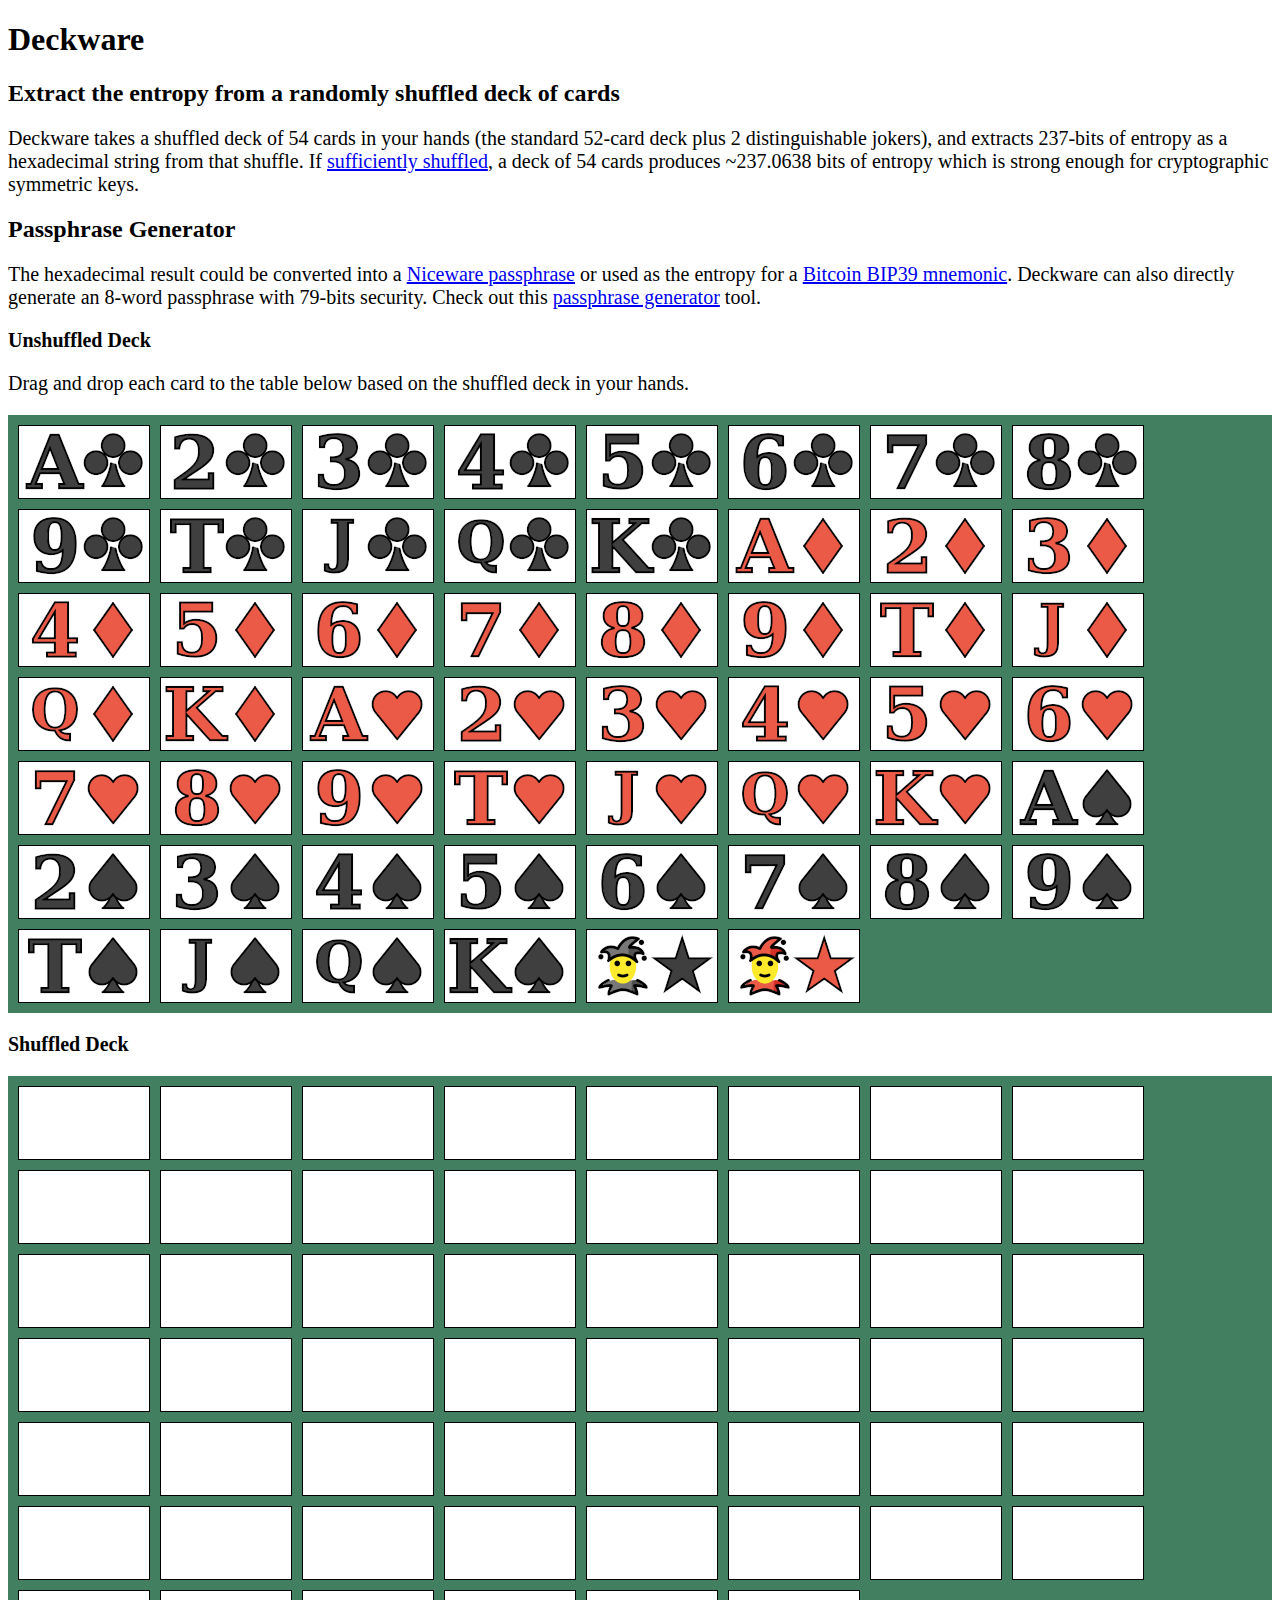
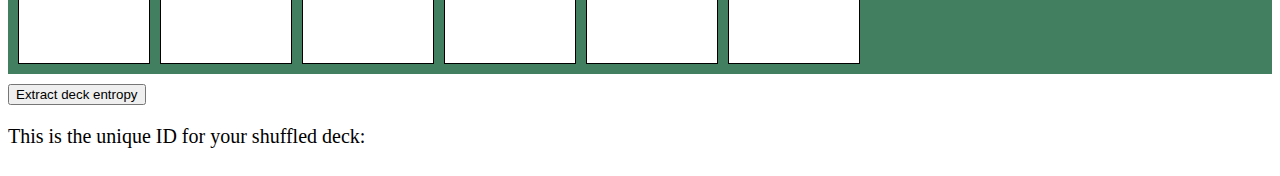
<file: deckware/entropy-extractor.html>
<!doctype html>
<html>
  <head>
    <meta charset='utf-8'>
    <title>Deckware</title>
    <style>
      p {
        font-size: 20px;
      }
      button {
        margin-top: 10px;
      }
      input {
        font-family: monospace;
        width: 500px;
      }
      .table {
        background-color: #427e60;
        padding: 5px;
      }
      .card {
        background-color: white;
        border: 1px solid black;
        float: left;
        height: 72px;
        margin: 5px;
        width: 130px;
      }
      #clear {
        clear: both;
      }
      #outcome {
        font-size: 20px;
        font-weight: bold;
      }
    </style>
    <script>
      function allowDrop(ev) {
        ev.preventDefault()
      }

      function drag(ev) {
        ev.dataTransfer.setData('text', ev.target.id)
      }

      function drop(ev, el) {
        ev.preventDefault()
        const data = ev.dataTransfer.getData("text")

        if (el.childNodes.length === 0) {
          el.appendChild(document.getElementById(data))
        }
      }

      function factorial(n) {
        let result = BigInt(1)

        while (n > 0) {
          result *= BigInt(n)
          n--
        }

        return result
      }

      function calculateLehmer() {
        let cards = []
        let lehmer = []
        let counter = 0
        let result = BigInt(0)
        const outcome = document.getElementById('outcome')
        
        for (let i = 0; i < 54; i++) {
          let id = document.getElementById('card' + i)
          cards.push(id.childNodes[0].id)
        }

        for (let i = 0; i < 54; i++) {
          for (let j = i + 1; j < 54; j++) {
            if (cards[i] > cards[j]) counter++
          }
          lehmer[i] = counter
          counter = 0
        }

        counter = lehmer.length
        for (let i = 0; i < lehmer.length; i++) {
          counter--
          result += (BigInt(lehmer[i]) * factorial(counter))
        }

        let hex = result.toString(16)
        outcome.innerText = hex.padStart(60, '0')
        outcome.style.color = 'black'
      }
    </script>
  </head>
  <body>
    <h1>Deckware</h1>
    <h2>Extract the entropy from a randomly shuffled deck of cards</h2>
    <p>Deckware takes a shuffled deck of 54 cards in your hands (the standard 52-card deck plus 2
    distinguishable jokers), and extracts 237-bits of entropy as a hexadecimal string from that
    shuffle. If <a href='https://stats.stackexchange.com/a/79552'>sufficiently shuffled</a>, a deck
    of 54 cards produces ~237.0638 bits of entropy which is strong enough for cryptographic
    symmetric keys.</p>
    <h2>Passphrase Generator</h2>
    <p>The hexadecimal result could be converted into a <a
    href='https://github.com/diracdeltas/niceware'>Niceware passphrase</a> or used as the entropy
    for a <a href='https://github.com/iancoleman/bip39'>Bitcoin BIP39 mnemonic</a>. Deckware can also
    directly generate an 8-word passphrase with 79-bits security. Check out this
    <a href="passphrase-generator.html">passphrase generator</a> tool.</p>
    <p><strong>Unshuffled Deck</strong></p>
    <p>Drag and drop each card to the table below based on the shuffled deck in your hands.</p>
    <div class='table'>
      <!-- Clubs -->
      <div class='card' ondrop='drop(event, this)' ondragover='allowDrop(event)'><img id='01' draggable='true' ondragstart='drag(event)' src='[data-uri]'/></div>
      <div class='card' ondrop='drop(event, this)' ondragover='allowDrop(event)'><img id='02' draggable='true' ondragstart='drag(event)' src='[data-uri]'/></div>
      <div class='card' ondrop='drop(event, this)' ondragover='allowDrop(event)'><img id='03' draggable='true' ondragstart='drag(event)' src='[data-uri]'/></div>
      <div class='card' ondrop='drop(event, this)' ondragover='allowDrop(event)'><img id='04' draggable='true' ondragstart='drag(event)' src='[data-uri]'/></div>
      <div class='card' ondrop='drop(event, this)' ondragover='allowDrop(event)'><img id='05' draggable='true' ondragstart='drag(event)' src='[data-uri]'/></div>
      <div class='card' ondrop='drop(event, this)' ondragover='allowDrop(event)'><img id='06' draggable='true' ondragstart='drag(event)' src='[data-uri]'/></div>
      <div class='card' ondrop='drop(event, this)' ondragover='allowDrop(event)'><img id='07' draggable='true' ondragstart='drag(event)' src='[data-uri]'/></div>
      <div class='card' ondrop='drop(event, this)' ondragover='allowDrop(event)'><img id='08' draggable='true' ondragstart='drag(event)' src='[data-uri]'/></div>
      <div class='card' ondrop='drop(event, this)' ondragover='allowDrop(event)'><img id='09' draggable='true' ondragstart='drag(event)' src='[data-uri]'/></div>
      <div class='card' ondrop='drop(event, this)' ondragover='allowDrop(event)'><img id='10' draggable='true' ondragstart='drag(event)' src='[data-uri]'/></div>
      <div class='card' ondrop='drop(event, this)' ondragover='allowDrop(event)'><img id='11' draggable='true' ondragstart='drag(event)' src='[data-uri]'/></div>
      <div class='card' ondrop='drop(event, this)' ondragover='allowDrop(event)'><img id='12' draggable='true' ondragstart='drag(event)' src='[data-uri]'/></div>
      <div class='card' ondrop='drop(event, this)' ondragover='allowDrop(event)'><img id='13' draggable='true' ondragstart='drag(event)' src='[data-uri]'/></div>
      <!-- Diamonds -->
      <div class='card' ondrop='drop(event, this)' ondragover='allowDrop(event)'><img id='14' draggable='true' ondragstart='drag(event)' src='[data-uri]'/></div>
      <div class='card' ondrop='drop(event, this)' ondragover='allowDrop(event)'><img id='15' draggable='true' ondragstart='drag(event)' src='[data-uri]'/></div>
      <div class='card' ondrop='drop(event, this)' ondragover='allowDrop(event)'><img id='16' draggable='true' ondragstart='drag(event)' src='[data-uri]'/></div>
      <div class='card' ondrop='drop(event, this)' ondragover='allowDrop(event)'><img id='17' draggable='true' ondragstart='drag(event)' src='[data-uri]'/></div>
      <div class='card' ondrop='drop(event, this)' ondragover='allowDrop(event)'><img id='18' draggable='true' ondragstart='drag(event)' src='[data-uri]'/></div>
      <div class='card' ondrop='drop(event, this)' ondragover='allowDrop(event)'><img id='19' draggable='true' ondragstart='drag(event)' src='[data-uri]'/></div>
      <div class='card' ondrop='drop(event, this)' ondragover='allowDrop(event)'><img id='20' draggable='true' ondragstart='drag(event)' src='[data-uri]'/></div>
      <div class='card' ondrop='drop(event, this)' ondragover='allowDrop(event)'><img id='21' draggable='true' ondragstart='drag(event)' src='[data-uri]'/></div>
      <div class='card' ondrop='drop(event, this)' ondragover='allowDrop(event)'><img id='22' draggable='true' ondragstart='drag(event)' src='[data-uri]'/></div>
      <div class='card' ondrop='drop(event, this)' ondragover='allowDrop(event)'><img id='23' draggable='true' ondragstart='drag(event)' src='[data-uri]'/></div>
      <div class='card' ondrop='drop(event, this)' ondragover='allowDrop(event)'><img id='24' draggable='true' ondragstart='drag(event)' src='[data-uri]'/></div>
      <div class='card' ondrop='drop(event, this)' ondragover='allowDrop(event)'><img id='25' draggable='true' ondragstart='drag(event)' src='[data-uri]'/></div>
      <div class='card' ondrop='drop(event, this)' ondragover='allowDrop(event)'><img id='26' draggable='true' ondragstart='drag(event)' src='[data-uri]'/></div>
      <!-- Hearts -->
      <div class='card' ondrop='drop(event, this)' ondragover='allowDrop(event)'><img id='27' draggable='true' ondragstart='drag(event)' src='[data-uri]'/></div>
      <div class='card' ondrop='drop(event, this)' ondragover='allowDrop(event)'><img id='28' draggable='true' ondragstart='drag(event)' src='[data-uri]'/></div>
      <div class='card' ondrop='drop(event, this)' ondragover='allowDrop(event)'><img id='29' draggable='true' ondragstart='drag(event)' src='[data-uri]'/></div>
      <div class='card' ondrop='drop(event, this)' ondragover='allowDrop(event)'><img id='30' draggable='true' ondragstart='drag(event)' src='[data-uri]'/></div>
      <div class='card' ondrop='drop(event, this)' ondragover='allowDrop(event)'><img id='31' draggable='true' ondragstart='drag(event)' src='[data-uri]'/></div>
      <div class='card' ondrop='drop(event, this)' ondragover='allowDrop(event)'><img id='32' draggable='true' ondragstart='drag(event)' src='[data-uri]'/></div>
      <div class='card' ondrop='drop(event, this)' ondragover='allowDrop(event)'><img id='33' draggable='true' ondragstart='drag(event)' src='[data-uri]'/></div>
      <div class='card' ondrop='drop(event, this)' ondragover='allowDrop(event)'><img id='34' draggable='true' ondragstart='drag(event)' src='[data-uri]'/></div>
      <div class='card' ondrop='drop(event, this)' ondragover='allowDrop(event)'><img id='35' draggable='true' ondragstart='drag(event)' src='[data-uri]'/></div>
      <div class='card' ondrop='drop(event, this)' ondragover='allowDrop(event)'><img id='36' draggable='true' ondragstart='drag(event)' src='[data-uri]'/></div>
      <div class='card' ondrop='drop(event, this)' ondragover='allowDrop(event)'><img id='37' draggable='true' ondragstart='drag(event)' src='[data-uri]'/></div>
      <div class='card' ondrop='drop(event, this)' ondragover='allowDrop(event)'><img id='38' draggable='true' ondragstart='drag(event)' src='[data-uri]'/></div>
      <div class='card' ondrop='drop(event, this)' ondragover='allowDrop(event)'><img id='39' draggable='true' ondragstart='drag(event)' src='[data-uri]'/></div>
      <!-- Spades -->
      <div class='card' ondrop='drop(event, this)' ondragover='allowDrop(event)'><img id='40' draggable='true' ondragstart='drag(event)' src='[data-uri]'/></div>
      <div class='card' ondrop='drop(event, this)' ondragover='allowDrop(event)'><img id='41' draggable='true' ondragstart='drag(event)' src='[data-uri]'/></div>
      <div class='card' ondrop='drop(event, this)' ondragover='allowDrop(event)'><img id='42' draggable='true' ondragstart='drag(event)' src='[data-uri]'/></div>
      <div class='card' ondrop='drop(event, this)' ondragover='allowDrop(event)'><img id='43' draggable='true' ondragstart='drag(event)' src='[data-uri]'/></div>
      <div class='card' ondrop='drop(event, this)' ondragover='allowDrop(event)'><img id='44' draggable='true' ondragstart='drag(event)' src='[data-uri]'/></div>
      <div class='card' ondrop='drop(event, this)' ondragover='allowDrop(event)'><img id='45' draggable='true' ondragstart='drag(event)' src='[data-uri]'/></div>
      <div class='card' ondrop='drop(event, this)' ondragover='allowDrop(event)'><img id='46' draggable='true' ondragstart='drag(event)' src='[data-uri]'/></div>
      <div class='card' ondrop='drop(event, this)' ondragover='allowDrop(event)'><img id='47' draggable='true' ondragstart='drag(event)' src='[data-uri]'/></div>
      <div class='card' ondrop='drop(event, this)' ondragover='allowDrop(event)'><img id='48' draggable='true' ondragstart='drag(event)' src='[data-uri]'/></div>
      <div class='card' ondrop='drop(event, this)' ondragover='allowDrop(event)'><img id='49' draggable='true' ondragstart='drag(event)' src='[data-uri]'/></div>
      <div class='card' ondrop='drop(event, this)' ondragover='allowDrop(event)'><img id='50' draggable='true' ondragstart='drag(event)' src='[data-uri]'/></div>
      <div class='card' ondrop='drop(event, this)' ondragover='allowDrop(event)'><img id='51' draggable='true' ondragstart='drag(event)' src='[data-uri]'/></div>
      <div class='card' ondrop='drop(event, this)' ondragover='allowDrop(event)'><img id='52' draggable='true' ondragstart='drag(event)' src='[data-uri]'/></div>
      <!-- Jokers -->
      <div class='card' ondrop='drop(event, this)' ondragover='allowDrop(event)'><img id='53' draggable='true' ondragstart='drag(event)' src='[data-uri]'/></div>
      <div class='card' ondrop='drop(event, this)' ondragover='allowDrop(event)'><img id='54' draggable='true' ondragstart='drag(event)' src='[data-uri]'/></div>
      <div id='clear'></div>
    </div>
    <p><strong>Shuffled Deck</strong></p>
    <!-- Shuffled Deck -->
    <div class='table'>
      <div ondrop='drop(event, this)' ondragover='allowDrop(event)' id='card0' class='card'></div>
      <div ondrop='drop(event, this)' ondragover='allowDrop(event)' id='card1' class='card'></div>
      <div ondrop='drop(event, this)' ondragover='allowDrop(event)' id='card2' class='card'></div>
      <div ondrop='drop(event, this)' ondragover='allowDrop(event)' id='card3' class='card'></div>
      <div ondrop='drop(event, this)' ondragover='allowDrop(event)' id='card4' class='card'></div>
      <div ondrop='drop(event, this)' ondragover='allowDrop(event)' id='card5' class='card'></div>
      <div ondrop='drop(event, this)' ondragover='allowDrop(event)' id='card6' class='card'></div>
      <div ondrop='drop(event, this)' ondragover='allowDrop(event)' id='card7' class='card'></div>
      <div ondrop='drop(event, this)' ondragover='allowDrop(event)' id='card8' class='card'></div>
      <div ondrop='drop(event, this)' ondragover='allowDrop(event)' id='card9' class='card'></div>
      <div ondrop='drop(event, this)' ondragover='allowDrop(event)' id='card10' class='card'></div>
      <div ondrop='drop(event, this)' ondragover='allowDrop(event)' id='card11' class='card'></div>
      <div ondrop='drop(event, this)' ondragover='allowDrop(event)' id='card12' class='card'></div>
      <div ondrop='drop(event, this)' ondragover='allowDrop(event)' id='card13' class='card'></div>
      <div ondrop='drop(event, this)' ondragover='allowDrop(event)' id='card14' class='card'></div>
      <div ondrop='drop(event, this)' ondragover='allowDrop(event)' id='card15' class='card'></div>
      <div ondrop='drop(event, this)' ondragover='allowDrop(event)' id='card16' class='card'></div>
      <div ondrop='drop(event, this)' ondragover='allowDrop(event)' id='card17' class='card'></div>
      <div ondrop='drop(event, this)' ondragover='allowDrop(event)' id='card18' class='card'></div>
      <div ondrop='drop(event, this)' ondragover='allowDrop(event)' id='card19' class='card'></div>
      <div ondrop='drop(event, this)' ondragover='allowDrop(event)' id='card20' class='card'></div>
      <div ondrop='drop(event, this)' ondragover='allowDrop(event)' id='card21' class='card'></div>
      <div ondrop='drop(event, this)' ondragover='allowDrop(event)' id='card22' class='card'></div>
      <div ondrop='drop(event, this)' ondragover='allowDrop(event)' id='card23' class='card'></div>
      <div ondrop='drop(event, this)' ondragover='allowDrop(event)' id='card24' class='card'></div>
      <div ondrop='drop(event, this)' ondragover='allowDrop(event)' id='card25' class='card'></div>
      <div ondrop='drop(event, this)' ondragover='allowDrop(event)' id='card26' class='card'></div>
      <div ondrop='drop(event, this)' ondragover='allowDrop(event)' id='card27' class='card'></div>
      <div ondrop='drop(event, this)' ondragover='allowDrop(event)' id='card28' class='card'></div>
      <div ondrop='drop(event, this)' ondragover='allowDrop(event)' id='card29' class='card'></div>
      <div ondrop='drop(event, this)' ondragover='allowDrop(event)' id='card30' class='card'></div>
      <div ondrop='drop(event, this)' ondragover='allowDrop(event)' id='card31' class='card'></div>
      <div ondrop='drop(event, this)' ondragover='allowDrop(event)' id='card32' class='card'></div>
      <div ondrop='drop(event, this)' ondragover='allowDrop(event)' id='card33' class='card'></div>
      <div ondrop='drop(event, this)' ondragover='allowDrop(event)' id='card34' class='card'></div>
      <div ondrop='drop(event, this)' ondragover='allowDrop(event)' id='card35' class='card'></div>
      <div ondrop='drop(event, this)' ondragover='allowDrop(event)' id='card36' class='card'></div>
      <div ondrop='drop(event, this)' ondragover='allowDrop(event)' id='card37' class='card'></div>
      <div ondrop='drop(event, this)' ondragover='allowDrop(event)' id='card38' class='card'></div>
      <div ondrop='drop(event, this)' ondragover='allowDrop(event)' id='card39' class='card'></div>
      <div ondrop='drop(event, this)' ondragover='allowDrop(event)' id='card40' class='card'></div>
      <div ondrop='drop(event, this)' ondragover='allowDrop(event)' id='card41' class='card'></div>
      <div ondrop='drop(event, this)' ondragover='allowDrop(event)' id='card42' class='card'></div>
      <div ondrop='drop(event, this)' ondragover='allowDrop(event)' id='card43' class='card'></div>
      <div ondrop='drop(event, this)' ondragover='allowDrop(event)' id='card44' class='card'></div>
      <div ondrop='drop(event, this)' ondragover='allowDrop(event)' id='card45' class='card'></div>
      <div ondrop='drop(event, this)' ondragover='allowDrop(event)' id='card46' class='card'></div>
      <div ondrop='drop(event, this)' ondragover='allowDrop(event)' id='card47' class='card'></div>
      <div ondrop='drop(event, this)' ondragover='allowDrop(event)' id='card48' class='card'></div>
      <div ondrop='drop(event, this)' ondragover='allowDrop(event)' id='card49' class='card'></div>
      <div ondrop='drop(event, this)' ondragover='allowDrop(event)' id='card50' class='card'></div>
      <div ondrop='drop(event, this)' ondragover='allowDrop(event)' id='card51' class='card'></div>
      <div ondrop='drop(event, this)' ondragover='allowDrop(event)' id='card52' class='card'></div>
      <div ondrop='drop(event, this)' ondragover='allowDrop(event)' id='card53' class='card'></div>
      <div id='clear'></div>
    </div>
    <div id='clear'></div>
    <button onclick='calculateLehmer()' value='Calculate'>Extract deck entropy</button>
    <p>This is the unique ID for your shuffled deck: <span id='outcome'></span></p>
    <div id='clear'></div>
  </body>
</html>
</file>
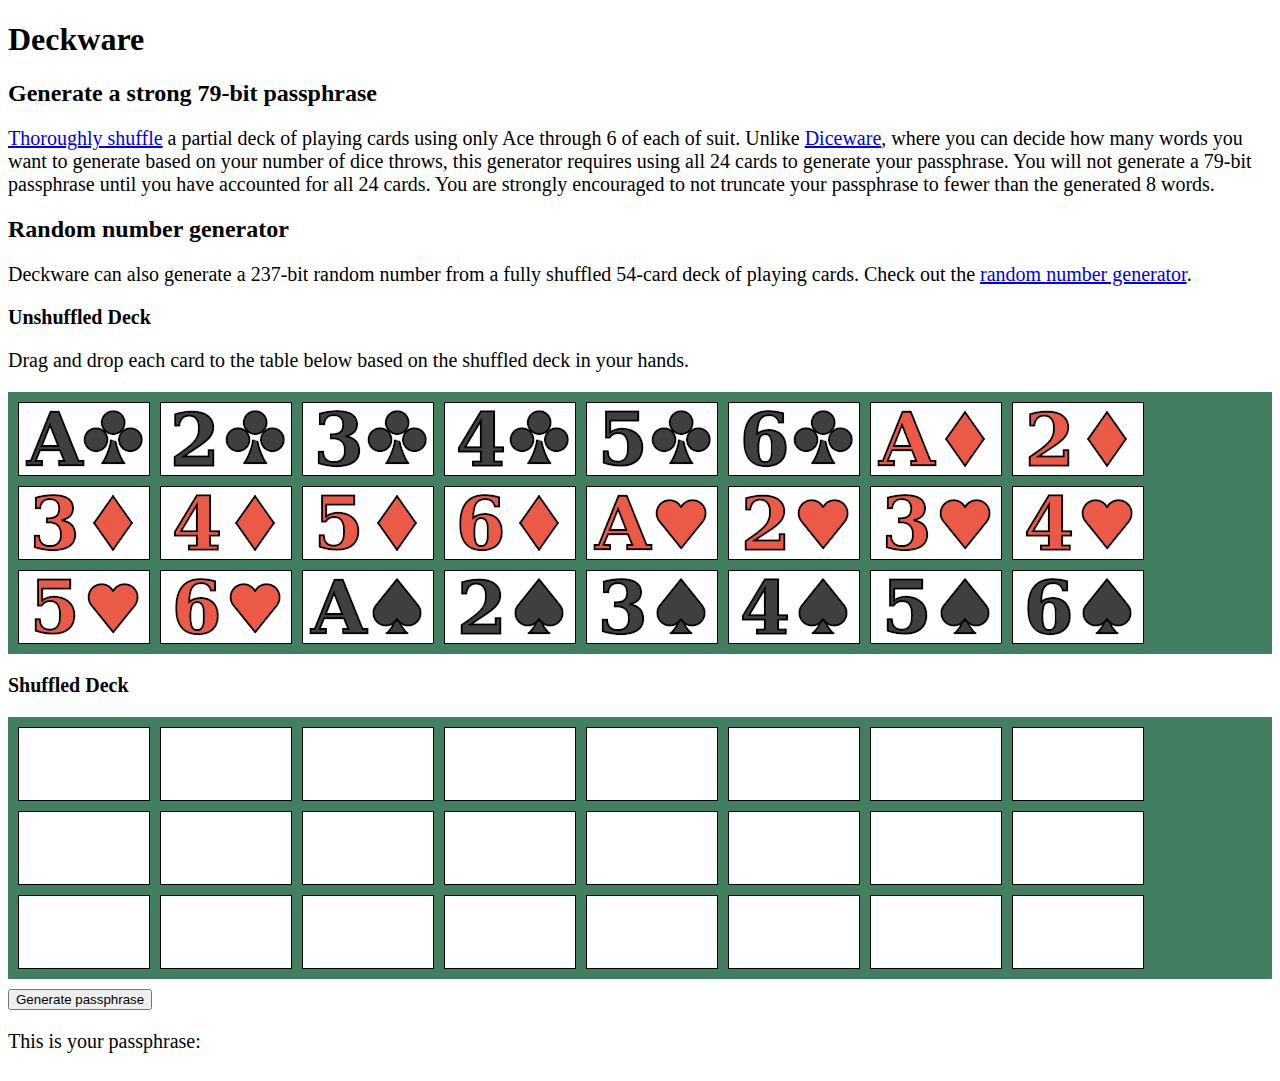
<file: deckware/passphrase-generator.html>
<!doctype html>
<html>
  <head>
    <meta charset='utf-8'>
    <title>Deckware</title>
    <style>
      p {
        font-size: 20px;
      }
      button {
        margin-top: 10px;
      }
      input {
        font-family: monospace;
        width: 500px;
      }
      .table {
        background-color: #427e60;
        padding: 5px;
      }
      .card {
        background-color: white;
        border: 1px solid black;
        float: left;
        height: 72px;
        margin: 5px;
        width: 130px;
      }
      #clear {
        clear: both;
      }
      #outcome {
        font-size: 20px;
        font-weight: bold;
      }
    </style>
    <script>
      /** Sorted for easy auditing. 12,144 unique words built from:
        * - Diceware Beale (7,776 words)
        * - Diceware Natural Language Passwords nouns, 6 characters and shorter (1,000 words)
        * - Diceware Natural Language Passwords adjectives, 6 characters and shorter (5,219 words)
        * - EFF short list (1,296 words)
        * - Random selection of 4-digit Sofie Germain prime numbers (94 numbers)
        */
      const wordlist=["!","!!","\"\"\"\"","#","##","$","$$","%","%%","&","(","()","(c)","(r)","(tm)",")","*","**","+","-","0","007","1","1%","1/2","1/3","1/4","1/8","10","10%","100","100%","1000","100th","101","1013","1019","101st","1031","1049","10:00","10:30","10th","11","1103","111","1111","11:00","11:30","11th","12","1223","123","1234","1289","12:00","12:30","12th","13","13th","14","1409","1492","14th","15","15%","1500","1511","1559","15th","16","1600","1601","16th","17","1700","1733","1776","17th","18","1800","1811","1889","18th","19","1900","1901","1910","1920","1925","1930","1931","1935","1940","1945","1950","1955","1960","1965","1970","1973","1975","1980","1985","1990","1991","1992","1993","1994","1995","1996","1997","19th","1:00","1:30","1st","2","2%","2/3","20","20%","200","2000","2001","2020","2039","2069","20th","21","2129","2141","21st","22","222","2222","2273","22nd","23","2339","234","2345","2351","2393","2399","23rd","24","2459","2468","24th","25","25%","2543","25th","26","2693","26th","27","2741","27th","28","28th","29","2903","2939","2963","2969","29th","2:00","2:30","2nd","3","3%","3/4","3/8","30","30%","300","3000","3023","30th","31","31st","32","32nd","33","3329","333","3333","3389","33rd","34","3413","345","3456","34th","35","35%","3539","35th","36","3623","36th","37","3779","37th","38","3821","38th","39","3911","39th","3:00","3:30","3rd","4","4%","40","40%","400","4000","4019","4073","40th","41","41st","42","4211","42nd","43","4321","4349","4373","4391","43rd","44","4409","444","4444","4481","44th","45","45%","456","4567","45th","46","46th","47","4793","47th","48","48th","49","49th","4:00","4:30","4th","5","5%","5/8","50","50%","500","5000","5003","5039","5051","5081","50th","51","51st","52","52nd","53","5303","5333","53rd","54","54th","55","55%","5501","555","5555","55th","56","5639","567","5678","56th","57","57th","58","58th","59","5903","59th","5:00","5:30","5th","6","6%","60","60%","600","6000","6053","60th","61","6101","6113","61st","62","6263","6269","62nd","63","6329","63rd","64","6449","6491","65","65%","6563","6581","65th","66","666","6666","66th","67","6761","678","6789","67th","68","6899","68th","69","69th","6:00","6:30","6th","7","7%","7/8","70","70%","700","7000","7079","70th","71","7121","71st","72","72nd","73","7349","73rd","74","74th","75","75%","7541","75th","76","7643","7649","7691","76th","77","777","7777","77th","78","7823","7883","789","78th","79","7901","79th","7:00","7:30","7th","8","8%","80","80%","800","8000","8069","8093","80th","81","8111","81st","82","82nd","83","83rd","84","84th","85","85%","85th","86","8693","86th","87","8741","87th","88","888","8888","88th","89","89th","8:00","8:30","8th","9","9%","9-5","90","90%","900","9000","9029","9059","90th","91","91st","92","9293","92nd","93","93rd","94","9419","94th","95","95%","95th","96","9689","96th","97","9791","97th","98","98%","98.6","9876","98th","99","99%","999","9999","99th","9:00","9:30","9th",":",";","=","?","??","@","a","a's","a-1","a-z","aa","aaa","aaaa","aaron","ab","aback","abacus","abase","abash","abate","abbey","abbot","abbr","abby","abc","abc's","abcd","abdomen","abduct","abdul","abe","abed","abel","abet","abhor","abide","ablaze","able","abm","abner","aboard","abode","abort","about","above","abram","abrupt","abs","absent","absorb","absurd","abuse","abut","abysmal","abyss","ac","ac/dc","academy","accept","access","accuse","ace","aces","ache","ached","aches","achoo","achy","acid","acidic","acids","acme","acne","acorn","acorns","acquit","acre","acres","acrid","acrobat","act","acted","acting","action","actions","active","actor","actors","actress","acts","acute","ad","ada","adage","adages","adagio","adair","adam","adams","adapt","adapted","add","added","adder","addict","addicts","addle","address","adds","adele","adept","adieu","adios","adjust","adler","admin","admiral","admired","admirer","admit","ado","adobe","adolf","adonis","adopt","adopted","adore","adorn","ads","adult","adults","advent","adverb","advise","advisor","ae","aeiou","aerial","aesop","af","afar","affair","affairs","affix","afghan","afire","afoot","afraid","africa","afro","aft","after","ag","again","agate","agates","age","aged","ageless","agency","agenda","agendas","agent","agents","ages","agile","aging","aglow","agnes","agnew","ago","agony","agree","ah","aha","ahab","ahead","ahem","ahmed","ahoy","ai","aid","aide","aided","aids","ail","aim","aimed","aims","ain't","air","airbag","airline","airman","airport","airway","airy","aisle","aisles","aj","ajar","ajax","ak","aka","akers","akin","akqj","akron","al","alan","alarm","alarmed","alarms","alas","alaska","album","albums","alcohol","alcove","alcoves","alden","ale","alec","aleck","alert","alerts","ales","alex","alexa","alexei","alfalfa","algae","alger","ali","alias","alibi","alice","alien","aliens","alight","align","alike","aliment","alive","alkali","all","allah","allan","allen","alley","allied","allot","allow","alloy","allure","ally","alma","almanac","almond","almonds","almost","alms","aloe","aloft","aloha","alone","along","aloof","aloud","alp","alpaca","alpacas","alpha","alpine","alps","alright","also","alsop","altar","altars","alter","altho","alto","alum","alumni","alvin","alyx","am","am/fm","amass","amateur","amaze","amazing","amber","amble","ambush","amen","amend","ames","amiable","amid","amigo","amino","amish","amiss","amity","ammo","amok","among","amos","amour","amp","ampere","ample","amply","amps","amputee","amulet","amulets","amuse","amused","amusing","amy","an","anal","analyst","anatomy","anchor","anchors","anchovy","ancient","and","andes","andre","andrew","android","andy","anemic","anew","angel","angelic","angelo","angels","anger","angie","angle","angled","angler","anglers","angles","anglo","angry","angst","angular","angus","animal","animals","anime","anise","anita","ankle","ankles","anklet","ann","anna","anne","annex","annie","annoy","annul","anon","answer","answers","ant","antacid","ante","antenna","anthem","anthems","anthill","anthrax","anti","antic","antique","antler","antlers","anton","ants","antsy","anus","anvil","anvils","anxiety","anxious","any","anyhow","anyway","ao","aok","aorta","ap","apache","apart","apathy","ape","apes","apex","aphid","aphids","aplomb","apology","apostle","app","appeal","appear","append","apple","apples","apply","apr","apricot","april","apron","aprons","apt","aq","aqua","aquatic","ar","arab","arabs","araby","arbor","arbors","arc","arcade","arcades","arcane","arch","archaic","archer","archers","archery","arches","archive","arcs","arctic","ardent","are","area","areas","arena","arenas","argon","argue","aria","arid","arise","ark","arks","arlene","arm","armband","armed","armful","armies","armless","armoire","armor","armored","armory","armpit","armpits","armrest","arms","army","arnold","aroma","arose","array","arrays","arrival","arrive","arrow","arrows","arsenal","arson","art","artery","arthur","article","artie","artisan","artist","arts","artsy","artwork","arty","aryan","as","asap","ascend","ascii","ash","ashamed","ashen","ashes","ashley","ashy","asia","asian","aside","ask","asked","askew","asks","asleep","asp","aspen","aspire","aspirin","ass","asses","asset","assn","assure","asthma","astor","astral","astute","at","at&t","atari","ate","atheist","athens","athlete","atlas","atm","atoll","atom","atomic","atoms","atone","atop","atrium","atriums","attic","attics","attire","attn","au","auburn","auction","audible","audio","audit","audits","audrey","aug","augur","august","auk","aunt","aunts","aura","aural","austere","austin","author","authors","auto","autos","autumn","av","avail","avatar","avatars","avenue","avenues","average","avert","avery","avian","aviate","aviator","avid","avis","avocado","avoid","avon","avow","aw","await","awake","award","awards","aware","awash","away","awe","awed","awful","awkward","awl","awls","awn","awning","awnings","awoke","awol","awry","ax","axe","axel","axes","axiom","axis","axle","axles","axon","ay","aye","az","aztec","azure","b","b&w","b's","b-52","ba","baal","babe","babel","babes","babies","baboon","baboons","baby","bach","back","backhoe","backlit","backs","backup","backups","bacon","bad","badass","badge","badger","badgers","badges","badly","baffle","bag","bagel","bagels","baggage","baggy","bags","bah","bahama","bail","bait","bake","baked","baker","bakers","bakery","bakes","baking","balcony","bald","bale","bales","bali","balk","balkan","ball","balled","ballet","balloon","ballot","balls","balm","balms","balmy","balsa","bambi","bamboo","ban","banal","banana","band","bandage","bandana","bandit","bandits","bands","bandy","bane","bang","bangs","banish","banjo","banjos","bank","banker","bankers","banking","banks","banner","banners","bans","banshee","bar","barb","barbed","barber","barbers","barbs","bard","bards","bare","barf","bargain","barge","barges","barista","bark","barks","barley","barn","barnes","barns","baron","barons","barony","baroque","barrel","barrels","barrier","barry","bars","bart","barter","barton","base","bases","bash","bashful","basic","basil","basin","basins","basis","bask","basket","baskets","bass","bassoon","baste","bat","batch","batches","bates","bath","bathe","baths","bathtub","baton","batons","bats","battery","battle","battles","batty","bauble","baubles","baud","bawd","bawdy","bawl","bay","bayer","bayou","bays","bazaar","bazooka","bb","bbb","bbbb","bbc","bbs","bc","bcd","bd","be","beach","beaches","beacon","bead","beads","beady","beagle","beak","beaks","beam","beams","bean","beans","bear","beard","bearded","beards","bears","beast","beasts","beat","beats","beau","beauty","beaver","beavers","bebop","beck","becky","bed","bedpans","bedrock","bedroom","beds","bee","beech","beef","beefy","been","beep","beeper","beepers","beeps","beer","beers","bees","beeswax","beet","beetle","beets","befall","befit","befog","beg","began","beget","beggar","begin","begs","begun","behind","beige","being","beings","beirut","belch","belches","belfry","belief","bell","bella","belle","bellies","bellow","bells","belly","beloved","below","belt","belts","bemoan","bemused","ben","bench","benches","bend","bender","bends","bendy","benign","benny","bent","benz","beret","berg","berlin","berm","berms","berra","berries","berry","bert","berth","beryl","beset","bespoke","bess","best","bet","beta","beth","betray","bets","betsy","bette","better","betty","bevel","bevy","beware","beyond","bf","bflat","bg","bh","bi","bias","bib","bible","bibs","bicep","biceps","bicycle","bid","bide","bidet","bids","bier","big","bigamy","biggest","bigot","bike","biker","bikers","bikes","bikini","bikinis","bile","bilge","bilk","bill","billowy","bills","billy","bimbo","bin","binary","bind","binder","binders","binge","bingo","bins","bio","biology","bionic","biopsy","biped","biplane","bipod","birch","bird","birdie","birds","birth","births","biscuit","bishop","bishops","bison","bisque","bistro","bistros","bit","bite","bites","bits","bitten","bitter","biz","bizarre","bj","bk","bl","blab","black","bladder","blade","blades","blah","blair","blake","blame","bland","blank","blanket","blare","blast","blasts","blat","blaze","blazes","blazing","bldg","bleach","bleak","bleat","bled","bleed","bleep","blemish","blend","blender","bless","blew","blight","blimp","blimps","blind","bling","blink","blinker","blip","blips","bliss","blister","blithe","blitz","bloat","bloated","blob","blobs","bloc","block","blocks","blocky","blog","blogs","bloke","blond","blonde","blood","bloody","bloom","bloop","blooper","blossom","blot","blotch","blotchy","blots","blouse","blouses","blow","blown","blows","blt","blubber","blue","blues","bluff","bluffs","bluish","blunt","blur","blurb","blurry","blurs","blurt","blush","blvd","blythe","bm","bmw","bn","bo","boa","boar","board","boards","boars","boas","boast","boasts","boat","boats","bob","bobby","bobcat","bobcats","bobs","bode","bodies","body","bog","bogey","boggy","bogs","bogus","boil","boiled","boiler","boiling","boils","boise","bok","bola","bold","bolo","bologna","bolt","bolts","bomb","bombay","bomber","bombers","bombs","bonanza","bonbon","bonbons","bond","bonds","bone","boned","bones","boney","bonfire","bong","bongo","bongs","bonn","bonnet","bonnets","bonus","bonuses","bony","boo","boob","booby","boogie","book","books","boom","boon","boone","boor","boost","boot","booth","bootleg","boots","booty","booze","bop","borax","border","borders","bore","bored","bores","borg","boring","boris","born","borneo","boron","borough","bosom","boss","bossy","boston","bot","botch","botched","both","bottle","bottles","bottom","boudoir","bough","boulder","bouncy","bound","bounty","bourbon","bout","bouts","bovine","bow","bowed","bowel","bowie","bowl","bowling","bowls","bows","box","boxed","boxer","boxes","boxy","boy","boyd","boyle","boys","bozo","bp","bq","br","bra","brace","braces","brad","brads","brady","brag","brags","braid","braids","brail","brain","brains","brainy","brake","brakes","bran","branch","brand","brands","brandy","brash","brass","brassy","brat","brats","brave","bravo","brawl","brawls","brawn","brawny","bray","brazil","breach","bread","break","breast","breasts","breath","bred","breed","breeds","breeze","breezy","brew","brewery","brian","briar","bribe","bribes","brick","bricks","bride","bridge","bridges","brie","brief","briefs","brig","brigade","bright","brim","brims","brine","bring","brink","briny","brisk","brisket","brittle","bro","broad","broil","broiler","broke","broken","broker","brokers","bronco","broncos","bronx","bronze","bronzed","brood","brook","broom","brooms","bros","broth","brothel","brow","brown","brows","browse","browser","bruce","bruin","bruise","bruises","brunch","bruno","brunt","brush","brushes","brutal","brute","brutes","bryan","bs","bt","btu","bu","bub","bubble","bubbles","bubbly","buck","bucket","buckets","buckle","buckles","bucks","bud","buddha","buddy","budge","budget","buds","buff","buffalo","buffed","buffer","buffers","buffet","buffoon","bug","buggy","bugle","bugs","buick","build","built","bulb","bulbs","bulge","bulges","bulk","bulky","bull","bullet","bulls","bully","bum","bump","bumper","bumpers","bumps","bumpy","bums","bun","bunch","bunches","bunco","bundle","bundles","bundy","bung","bungee","bunk","bunker","bunkers","bunks","bunny","buns","bunt","bunts","buoy","bureau","burg","burger","burgers","burglar","burial","burials","buried","burke","burlap","burly","burma","burn","burns","burnt","burp","burps","burr","burrito","burro","burrow","burst","burt","burton","bury","bus","buses","bush","bushel","bushes","bushy","buss","bust","busts","busy","but","butane","butch","butcher","butler","butt","butte","butter","buttery","button","buttons","buxom","buy","buyer","buyers","buys","buzz","bv","bvm","bw","bwana","bx","by","bye","bylaw","byline","byob","bypass","byrd","byron","byte","bytes","byway","bz","c","c#","c&w","c's","c/o","ca","cab","cabal","cabana","cabbage","cabin","cabins","cable","cables","caboose","cabot","cabs","cache","cackle","cacti","cactus","caddie","caddy","cadet","cadets","cads","caesar","cafe","cafes","cage","caged","cages","cagey","cain","cairn","cairo","cajun","cake","cakes","calcium","calf","calico","call","calls","callus","calm","calms","calvin","calzone","cam","came","camel","camels","cameo","camera","cameras","camo","camp","camper","campers","camps","campus","camry","can","can't","canal","canals","canary","cancer","candid","candied","candle","candles","candy","cane","caned","canes","canned","cannon","cannons","cannot","canny","canoe","canoes","canon","canopy","cans","canteen","canto","canvas","canyon","canyons","cap","capable","cape","caped","caper","capes","capitol","capri","caps","capsule","captain","caption","captive","car","carafe","caramel","carat","caravan","carb","carbon","carbs","card","cards","care","career","cares","caress","caret","cargo","caring","carl","carla","carlo","carnage","carol","carp","carpet","carrie","carried","carrot","carrots","carry","cars","carson","cart","cartel","cartels","carton","cartons","cartoon","carts","caruso","carve","carving","cascade","case","cases","casey","cash","cashew","cashews","casino","casinos","cask","casket","cast","caste","castle","castles","casts","cat","catalog","catch","catchy","cater","cathy","catnip","cats","catsup","cattle","catty","caulk","cause","caustic","cavalry","cave","caveman","cavern","caves","caviar","cavity","cavort","cb","cc","ccc","cccc","cccp","cd","cde","ce","cease","cecil","cedar","cede","ceiling","celery","celia","cell","cello","cells","cement","census","cent","centaur","central","cents","ceo","ceramic","cereal","cereals","cesar","cf","cg","ch","chad","chafe","chaff","chai","chain","chains","chair","chairs","chalice","chalk","chalky","chamber","champ","chance","channel","chant","chants","chaos","chaotic","chap","chapel","chaps","chapter","char","chard","charge","charger","chariot","charity","charm","charms","charred","chart","charter","charts","chase","chasm","chaste","chat","chats","chaw","cheap","cheat","cheater","check","checks","cheddar","cheek","cheeks","cheeky","cheer","cheers","cheese","cheeses","cheesy","cheetah","chef","chefs","chemist","cherry","cherub","cherubs","chess","chest","chests","chevy","chew","chews","chewy","chi","chic","chick","chicken","chicks","chide","chief","child","chile","chili","chill","chilly","chime","chimes","chimp","chimps","chin","china","chip","chips","chirp","chisel","chit","chive","chives","chloe","chock","choice","choices","choir","choirs","choke","chomp","chop","chopin","chops","choral","chord","chords","chore","chores","chose","chosen","chow","chowder","chris","chrome","chub","chubby","chuck","chug","chum","chump","chums","chunk","chunks","chunky","church","churn","chute","ci","cia","ciao","cicada","cider","cigar","cigars","cilia","cinch","cinder","cindy","cinema","cinemas","cipher","circa","circe","circle","circles","circlet","circus","cistern","citadel","cite","cities","citizen","citric","citrus","city","civet","civic","civil","cj","ck","cl","clack","clad","claim","claims","clam","clammy","clamp","clamps","clams","clan","clang","clank","clans","clap","claps","clara","clark","clash","clashes","clasp","clasps","class","classes","classic","claus","clause","claw","claws","clay","clean","clear","cleat","cleats","cleaver","clef","cleft","clem","cleo","cleric","clerics","clerk","clerks","clever","cliche","click","clicker","clicks","client","clients","cliff","cliffs","climate","climb","climber","climbs","cling","clinic","clinics","clink","clip","clipart","clips","clique","cliques","cloak","cloaked","cloaks","clock","clocks","clod","clods","clog","clogs","clone","clones","close","closed","closet","closets","clot","cloth","clothes","clots","cloud","clouds","cloudy","clout","clove","clover","cloves","clown","clowns","cloy","club","clubs","cluck","clue","clues","clump","clumps","clumsy","clung","clunky","cluster","clutch","clutter","clyde","cm","cn","co","co2","coach","coaches","coal","coarse","coast","coaster","coasts","coat","coating","coats","coax","cob","cobble","cobol","cobra","cobras","cobs","cobweb","coca","cocaine","cock","cockle","cockpit","cocky","cocoa","coconut","cocoon","cod","coda","coddle","code","coded","coder","codes","codex","cody","coed","coeds","coffee","cog","cogent","cogs","cohen","coif","coil","coils","coin","coins","coke","cokes","cola","colas","colby","cold","cole","collage","collar","collars","cologne","colon","colonel","colony","color","colors","colt","colts","column","columns","coma","comb","combat","combo","combs","come","comedy","comet","comets","comfy","comic","comics","comma","comment","common","commute","company","compass","complex","compost","comrade","con","concave","concept","concern","concert","conch","condo","condor","conduct","conduit","cone","cones","coney","congo","conic","console","contact","content","contest","context","contour","control","convent","convex","convict","convoy","conway","coo","cook","cookie","cooks","cooky","cool","coon","coop","cooper","coors","coos","coot","coots","cop","cope","copes","copied","copier","copiers","copies","copilot","coping","copper","copra","cops","copy","coral","cord","cords","core","cores","corgi","cork","corks","corn","corncob","cornea","corner","corners","corny","coroner","corp","corps","corral","correct","corsage","corset","cortex","cosmic","cosmos","cost","costly","costs","costume","cot","cots","cottage","cotton","couch","cougar","cougars","cough","could","count","counter","country","county","coup","coupe","couple","couples","coupon","coupons","courier","course","courses","court","courts","cousin","cousins","cove","coven","cover","covers","covert","coves","covet","coveted","cow","coward","cowards","cowbird","cowboy","cowboys","cowl","cowls","cows","cox","coy","coyote","cozy","cp","cpa","cpr","cpu","cq","cr","crab","crabby","crabs","crack","cracker","cracks","cradle","cradles","craft","crafter","crafts","crafty","crag","crags","craig","cram","cramp","cramps","crane","cranes","cranium","crank","cranks","cranky","crap","craps","crash","crashes","crass","crate","crater","crates","crave","craving","craw","crawdad","crawl","crayon","crayons","craze","crazed","crazy","creak","creaky","cream","creamer","creamy","crease","creased","creases","creator","credit","credits","credo","creed","creeds","creek","creeks","creel","creels","creep","creeps","creepy","creme","creole","crepe","crepes","crept","cress","crest","crests","crete","crevice","crew","crewman","crews","crib","cribs","crick","cricket","cried","cries","crime","crimes","crimp","crimps","crimson","cringe","crisis","crisp","crispy","critic","critics","critter","croak","croc","crock","crocus","crone","crony","crook","crooked","crooks","croon","crop","crops","cross","crosses","crouch","crouton","crow","crowbar","crowd","crowds","crown","crows","crt","crucial","crud","crude","cruel","cruelty","cruise","cruiser","cruises","crumb","crumbs","crummy","crumpet","crunch","crunchy","crusade","crush","crushed","crusher","crust","crusts","crusty","crutch","crux","cry","crybaby","crying","crypt","crypts","crystal","cs","ct","cu","cub","cuba","cuban","cube","cubes","cubic","cubicle","cubs","cuckoo","cud","cuddle","cuddly","cue","cues","cuff","cuffs","cull","culprit","cult","cults","culture","cumin","cup","cupcake","cupful","cupid","cups","cur","curator","curb","curbs","curd","curds","cure","cured","cures","curfew","curie","curio","curl","curled","curler","curling","curls","curly","current","curry","curse","curses","cursor","cursors","curt","curtain","curtsy","curve","curved","curves","curvy","cushy","cusp","cuss","custard","custody","custom","customs","cut","cute","cuticle","cutlass","cutlet","cuts","cv","cw","cx","cy","cyan","cycle","cycles","cycling","cyclist","cymbal","cynic","cynics","cyrus","cyst","cysts","cz","czar","czech","d","d&d","d's","d-day","da","dab","dabs","dad","daddy","dads","daffy","daft","dagger","daggers","dahlia","daily","dainty","dairies","dairy","dais","daisies","daisy","dale","dales","dally","dam","damage","damages","dame","damn","damon","damp","dams","damsel","dan","dana","dance","dancer","dancers","dances","dancing","dander","dandy","dane","dang","danger","dangers","dank","danny","dante","dare","dared","dares","daring","dark","darken","darkish","darn","darned","dart","darts","darwin","daryl","dash","dashes","data","date","dates","datum","daub","daunt","dave","david","davis","davy","dawdler","dawn","day","daybed","daycare","dayroom","days","daytime","daze","dazed","dazzler","db","dbms","dc","dd","ddd","dddd","dds","ddt","de","deacon","dead","deadly","deaf","deal","dealer","dealers","deals","dealt","dean","dear","death","deaths","debate","debates","debby","debit","debra","debris","debt","debtor","debts","debug","debut","dec","decade","decades","decaf","decal","decals","decay","deceit","decency","decent","decibel","decimal","deck","decks","decline","decor","decoy","decoys","decree","decry","dee","deed","deeds","deejay","deem","deep","deeper","deer","def","default","defeat","defeats","defect","defense","defer","defiant","deform","deft","defy","degree","degrees","deify","deities","deity","del","delay","delays","delhi","deli","delia","delight","della","delta","deluge","deluxe","delve","demand","demands","demise","demo","demon","demonic","demons","demur","den","denial","denials","denim","denizen","denny","dens","dense","density","dent","dental","dentist","dents","denture","deny","depot","dept","depth","deputy","derby","derek","design","designs","desire","desires","desist","desk","desks","desktop","despair","dessert","destiny","detach","detail","details","deter","detour","detours","detox","deuce","dev","deviant","device","devices","devil","devils","devious","devoid","devotee","devout","dew","dewey","dewy","df","dg","dh","di","diagram","dial","dialog","dials","diamond","diana","diane","diaper","diapers","diary","dibs","dice","dicey","dick","did","die","died","diego","dies","diesel","diet","diets","dig","digest","digit","digits","dignity","digs","dike","dikes","dilate","dill","dim","dime","dimes","dimly","dimple","dimpled","dimples","dims","din","dinah","dine","diner","diners","ding","dingbat","dingo","dingy","dinky","dinner","dinners","dint","diode","dip","diploma","dipper","dips","dire","direct","dirge","dirk","dirt","dirty","disc","disco","disdain","disease","dish","dishes","dishrag","disk","disks","dislike","dismal","dismay","disney","display","dispute","distant","ditch","ditches","ditto","ditty","ditzy","diva","divan","dive","diver","divers","diverse","dives","divorce","divot","divots","dixie","dizzy","dj","dk","dl","dm","dn","dna","do","dobro","doc","docile","dock","docket","docks","docs","doctor","doctors","dodge","dodgy","dodo","dodos","doe","does","doff","dog","doggy","dogma","dogmas","dogs","doily","doing","dojo","dolby","dole","doll","dollar","dollars","dollop","dolls","dolly","dolphin","dolt","domain","domains","dome","domed","domes","domino","don","don't","donated","donator","done","donkey","donna","donor","donors","donut","doodle","doom","door","doorman","doormat","doors","doorway","dope","dopey","dora","doris","dorks","dorky","dorm","dory","dosage","dose","dot","dote","dots","dotted","double","doubt","doubts","doug","dough","douse","dove","doves","dowel","dowels","down","dowry","doze","dozen","dp","dq","dr","drab","draft","drafts","drafty","drag","dragon","dragons","drain","drainer","drains","drake","dram","drama","drams","drank","drape","drapery","drapes","drastic","draw","drawl","drawn","dread","dreaded","dream","dreams","dreamy","dreary","dregs","dress","dresses","dressy","drew","dribble","dried","drier","dries","drift","drill","drills","drink","drinks","drip","drippy","drips","drive","driver","drives","drizzle","droid","droll","drone","drones","drool","droop","droopy","drop","droplet","dropout","dropper","drops","drought","drove","drown","dru","drub","drudge","drug","drugs","druid","druids","drum","drums","drunk","drunks","dry","dryad","ds","dt","du","dual","duane","dub","dublin","duchess","duck","ducks","duct","ducts","dud","dude","dudes","duds","due","duel","duels","dues","duet","duff","duffel","dug","dugout","duke","dull","dully","duly","dumb","dumbo","dummy","dump","dumps","dumpy","dun","dunce","dune","dunes","dung","dunk","duo","dupe","duplex","durable","duress","during","dusk","dusky","dust","dustpan","dusty","dutch","duty","duvet","dv","dw","dwarf","dwarves","dweeb","dwell","dweller","dwelt","dwight","dx","dy","dyad","dye","dyed","dying","dylan","dynamic","dynamo","dynasty","dz","e","e's","ea","each","eager","eagle","eagles","ear","earache","eardrum","earflap","earful","earl","earlobe","early","earmark","earmuff","earn","earns","earplug","earring","ears","earth","earthy","earwax","earwig","earwigs","ease","easel","easier","easiest","east","easy","eat","eaten","eater","eatery","eats","eave","eaves","eb","ebay","ebb","ebony","ebook","ebooks","ec","echidna","echo","echoes","eclair","eclairs","eclipse","ecology","economy","ed","eddie","eddy","eden","edgar","edge","edges","edgy","edible","edibles","edict","edicts","edify","edit","edith","edition","editor","editors","edits","edna","edsel","edwin","ee","eee","eeee","eeg","eel","eerie","ef","efface","effect","effects","effort","efforts","efg","eflat","eft","eg","egg","eggnog","eggroll","eggs","ego","egos","egotism","egress","egret","egypt","eh","ei","eight","ej","eject","ek","ekg","el","elastic","elate","elated","elbow","elbows","elder","elderly","elders","eldest","elect","elegant","elegy","element","elena","eleven","elf","elfin","elfish","eli","elide","eliot","elite","elites","elitism","elixir","eliza","elk","elks","ella","ellen","ellipse","elm","elmer","elms","elope","elroy","else","elsie","elton","elude","elusive","elves","elvis","ely","em","email","embalm","embargo","embassy","embed","ember","embers","emblem","emcee","emerald","emery","emil","emile","emily","emit","emits","emma","emmy","emote","emotion","empathy","emperor","empire","employ","empress","empty","emu","emus","en","enact","enamel","encore","end","ended","ending","endings","endless","endnote","endow","ends","enema","enemies","enemy","energy","engaged","engine","engines","enigma","enjoy","enmity","ennui","enoch","enraged","ensue","enter","entire","entity","entrap","entree","entries","entry","envoy","envy","enzyme","eo","eon","eons","ep","epic","epics","episode","epoch","epoxy","epsom","eq","equal","equator","equinox","equip","equity","er","era","eras","erase","erased","eraser","erasure","erect","ergo","eric","erica","erie","erik","erin","ernest","ernie","erode","eroded","eros","erosion","erotica","err","errand","errands","erratic","errol","error","errors","erupt","es","escape","escort","esp","espy","esq","essay","essence","estate","ester","et","eta","etc","etch","etching","eternal","ethanol","ethel","ether","ethic","ethics","ethnic","ethos","ethyl","etude","eu","eureka","ev","eva","evacuee","evade","evans","evasion","eve","even","event","events","ever","every","evict","evil","evita","evoke","evolve","ew","ewe","ex","exact","exalt","exam","example","exams","excel","excerpt","excess","excuse","excuses","exec","exempt","exert","exes","exhaust","exhibit","exile","exiles","exist","exit","exits","exodus","exotic","expanse","expel","expense","expert","experts","exploit","expo","exposed","extant","extent","extinct","extol","extra","extract","extras","extreme","exult","exxon","ey","eye","eyebrow","eyed","eyelid","eyelids","eyes","ez","ezra","f","f#","f's","fa","fable","fables","fabric","fabrics","face","faced","faces","facet","facile","fact","faction","factoid","factor","factory","facts","faculty","fad","fade","faded","fads","fail","faint","fair","fairies","fairy","faith","fajita","fake","faker","fakes","falcon","falcons","fall","fallacy","falls","false","fame","family","famine","fan","fanatic","fancy","fanfare","fang","fangs","fanny","fans","fantasy","far","farce","fare","fares","farm","farmer","farmers","farms","fast","faster","fasting","fat","fatal","fate","father","fathers","fats","fatty","faucet","fault","faults","faulty","fauna","faust","faux","favor","favored","favors","fawn","fax","faxes","faze","fb","fbi","fc","fd","fe","fear","fears","feast","feasts","feat","feather","feb","fed","fedora","feds","fee","feeble","feed","feeds","feel","feeling","feels","fees","feet","feign","feint","feisty","felice","feline","felix","fell","felon","felons","felt","female","femur","fence","fencer","fences","fencing","fend","fender","feral","fern","ferns","ferret","ferry","fertile","fervor","fest","festive","feta","fetal","fetch","fete","fetid","fetish","fetus","feud","feudal","feuds","fever","fevers","few","fez","ff","fff","ffff","fg","fgh","fh","fi","fiasco","fiat","fib","fiber","fibs","fickle","fiction","fiddle","fiddles","fido","field","fields","fiend","fiends","fiery","fife","fifth","fifty","fig","fight","fighter","fights","figment","figs","figure","fiji","filch","file","filed","files","filet","filing","fill","filler","fillet","filly","film","films","filmy","filter","filters","filth","filthy","fin","final","finale","finals","finance","finch","find","fine","fined","finer","finger","fingers","finicky","finish","finite","fink","finn","finny","fins","fir","fire","fires","firm","firms","firs","first","fish","fishing","fishy","fissure","fist","fists","fit","fits","five","fix","fixed","fizz","fizzy","fj","fjord","fk","fl","flab","flabby","flag","flagman","flags","flail","flair","flak","flake","flakes","flaky","flam","flame","flames","flan","flank","flanks","flap","flaps","flare","flares","flash","flashes","flashy","flask","flasks","flat","flavor","flavors","flaw","flawed","flaws","flax","flaxen","flay","flea","fleas","flecks","fled","flee","fleece","fleet","fleets","flesh","fleshy","flew","flex","flick","flier","flies","flight","flights","flinch","fling","flings","flint","flip","flipper","flirt","flirts","flirty","flit","flo","float","flock","flocks","flog","flood","floods","floor","flop","floppy","flora","floral","florist","floss","flour","flow","flower","flowers","flown","floyd","flu","flub","flue","fluff","fluffy","fluid","fluids","fluke","flukes","flung","flush","flute","flutes","flux","fly","flyer","flying","flyover","fm","fn","fo","foal","foam","foamy","fob","fobs","focal","focus","fodder","foe","foes","fog","foggy","fogy","foible","foil","foist","fold","folded","folds","folic","folio","folk","folks","folly","fond","fondue","font","fonts","food","foods","fool","foolish","fools","foot","footage","footer","footers","footing","footsie","fop","for","forager","foray","force","forces","ford","fore","forearm","foreign","forest","forge","forgery","forges","forgot","fork","forks","form","formal","format","former","forms","formula","fort","forte","forth","forts","forty","forum","fossil","foul","found","founder","fount","four","fowl","fox","foxes","foxhole","foxy","foyer","fp","fq","fr","fragile","frail","frame","frames","france","frank","frantic","franz","frat","frau","fraud","fray","frayed","freak","freaks","freaky","freckle","freckly","fred","free","freebie","freed","freedom","freer","freeway","freezer","freight","frenzy","freon","fresh","fret","freud","fri","friar","fridge","fried","friend","friends","fries","fright","frigid","frill","frilly","fringe","frisk","frisky","fritter","fritz","frizzy","frock","frocks","frog","frogs","frolic","from","frond","fronds","front","frontal","frost","frosted","frosty","froth","frown","froze","frozen","frugal","fruit","fruity","fry","fryer","fs","ft","fu","fudge","fuel","fugue","fuji","full","fully","fumble","fume","fumes","fun","fund","funds","fungi","fungus","funk","funky","funnel","funny","fur","furl","furnace","furry","furs","furtive","fury","fuse","fuses","fusion","fuss","fussy","futile","futon","futons","future","fuzz","fuzzy","fv","fw","fx","fy","fyi","fz","g","g's","ga","gab","gable","gadget","gadgets","gaea","gaff","gaffe","gag","gags","gail","gaily","gain","gains","gait","gal","gala","galaxy","gale","gall","gallery","galley","gallon","gallons","gallop","gallows","gals","gam","gamble","game","gamer","gamers","games","gamma","gamut","gamy","gander","gang","gangs","gangway","gap","gape","gapes","gaps","garage","garb","garbage","garden","gardens","gargle","garish","garland","garlic","garment","garnet","garnish","garter","garters","gary","gas","gash","gasket","gaskets","gasp","gasps","gassy","gat","gate","gates","gateway","gator","gauche","gaudy","gauge","gaunt","gauze","gave","gavel","gavels","gawk","gawky","gay","gaze","gazebo","gazed","gazes","gb","gc","gd","ge","gear","gears","gecko","gee","geek","geeks","geeky","geese","gel","gelatin","geld","gem","gems","gender","genders","gene","generic","genes","genie","genre","genres","gent","gentle","gentry","geo","geology","gerbil","gerbils","germ","germs","germy","gesture","get","getaway","gets","gf","gg","ggg","gggg","gh","ghetto","ghi","ghost","ghosts","ghoul","ghouls","ghq","gi","giant","giants","giblet","giddy","gif","gift","gifted","gifts","gig","giggle","giggles","gil","gila","gild","gill","gills","gilt","gimme","gimmick","gimpy","gin","gina","ginger","gino","ginseng","giraffe","gird","girdle","girdles","girl","girls","girth","gist","git","give","given","giver","gives","gizmo","gizmos","gizzard","gj","gk","gl","glacier","glad","glade","glades","glamor","glamour","glance","glances","gland","glands","glare","glass","glasses","glaze","glazing","gleam","glean","glee","glen","glenn","glib","glide","glider","gliders","glimmer","glimpse","glint","glitch","glitter","gloat","gloater","glob","globe","globes","gloom","gloomy","glop","glory","gloss","glossy","glove","gloves","glow","glowing","glows","glucose","glue","glued","glues","gluey","gluing","glum","glut","gluten","glutton","gm","gmt","gn","gnarly","gnash","gnat","gnats","gnaw","gnaws","gnome","gnomes","gnp","gnu","go","goad","goal","goals","goat","goatee","goats","gob","goblet","goblets","goblin","goblins","gobs","god","goddess","godly","gods","goes","goggle","goggles","gogh","gogo","going","gold","golden","golf","golly","gomez","gondola","gone","gong","gongs","goo","good","goods","goody","gooey","goof","goofy","google","goon","goop","goose","gopher","gophers","gordon","gore","gorge","gory","gosh","gosling","gospel","gossip","got","gothic","gouge","gould","gourd","gourds","gout","govt","gown","gowns","gp","gpa","gq","gr","grab","grabs","grace","grad","grade","grader","graders","grades","grading","grady","graft","grail","grain","grains","gram","grams","gran","grand","grandma","grandpa","grange","granite","granny","granola","grant","grants","grape","graph","graphs","grasp","grass","grassy","grate","grating","grave","gravel","graves","gravity","gravy","gray","grayish","graze","grazing","grease","greasy","great","greater","greed","greedy","greek","green","greet","greeter","greg","gremlin","grenade","greta","grew","grey","grid","griddle","grids","grief","grieve","griffon","grill","grills","grim","grimace","grime","grimy","grin","grinch","grind","grins","grip","gripe","grips","grist","gristle","grit","grits","groan","groans","grocer","grog","groggy","groin","groom","groove","grooves","groovy","grope","gross","grouch","grouchy","ground","grounds","group","grouped","groups","grout","grove","groves","grow","grower","growing","growl","growls","grown","grows","growth","grub","grubby","grubs","grudge","grudges","gruel","gruff","grumbly","grumpy","grunge","grunt","grunts","gs","gt","gu","guam","guano","guard","guards","guess","guest","guests","guff","gui","guide","guides","guild","guilds","guile","guilt","guilty","guise","guitar","guitars","gulag","gulf","gull","gulls","gully","gulp","gulps","gum","gumball","gumbo","gumdrop","gummy","gun","gunk","guns","guppy","gurgle","guru","gurus","gus","gush","gust","gusto","gusts","gusty","gut","guts","gutsy","gutter","gutters","guy","guys","guzzler","gv","gw","gwen","gx","gy","gym","gymnast","gyms","gyp","gypsum","gypsy","gyro","gz","h","h's","h2o","ha","habit","habitat","habits","hack","hacker","hackers","hacking","hackle","hacks","hacksaw","had","hag","haggler","hags","haha","haiku","hail","hair","haircut","hairdo","hairpin","hairs","hairy","haiti","hal","half","hall","halls","hallway","halo","halogen","halos","halt","halts","halve","halves","ham","hamlet","hamlets","hammer","hammock","hamper","hams","hamster","hand","handful","handgun","handle","handler","handles","handoff","hands","handsaw","handset","handy","hang","hangar","hangars","hanger","hangout","hank","hankie","hanky","hanna","hans","happier","happy","harbor","harbors","hard","hardhat","hardy","hare","harem","harems","hark","harley","harm","harmful","harmony","harms","harness","harp","harpist","harps","harpy","harry","harsh","hart","harv","harvest","harvey","has","hash","hashes","hasp","hassle","hassles","haste","hasty","hat","hatbox","hatch","hatchet","hate","hateful","hates","hatpin","hatred","hats","haul","hauls","haunch","haunt","haunts","have","haven","havens","havoc","hawk","hawks","hay","haydn","hayes","hazard","hazards","haze","hazel","hazing","hazy","hb","hc","hd","hdtv","he","he'd","he'll","head","header","heading","heads","headset","headway","heady","heal","healer","healers","heals","health","healthy","heap","heaps","hear","heard","hears","heart","hearth","hearts","heat","heater","heaters","heath","heathen","heats","heave","heaven","heavy","hebrew","heck","heckle","heckler","hectic","hedge","hedges","heed","heel","heels","heft","hefty","height","heights","heinz","heir","heirs","heist","heists","held","helen","helga","helium","helix","hell","hello","helm","helmet","helmets","helms","help","helper","helpers","helpful","hem","hemlock","hemp","hems","hen","hence","henna","henry","hens","hep","her","herald","herb","herbal","herbs","herd","herds","here","hermit","hermits","hero","herod","heroes","heroic","heroics","heroism","heron","herr","herring","hers","hertz","hew","hex","hexagon","hexed","hey","hf","hg","hh","hhh","hhhh","hi","hick","hickory","hicks","hid","hidden","hide","hides","high","higher","hij","hijack","hike","hiker","hikes","hill","hills","hilly","hilt","him","hind","hindu","hinge","hinges","hint","hints","hip","hippie","hippo","hips","hiram","hire","hired","hires","his","hiss","hissy","history","hit","hitch","hitches","hits","hiv","hive","hives","hj","hk","hl","hm","hn","ho","hoagy","hoard","hoax","hoaxes","hobbies","hobbit","hobby","hobo","hock","hockey","hoe","hoes","hog","hogan","hogs","hoist","hold","holds","holdup","hole","holes","holiday","hollow","holly","holmes","holy","homage","home","homely","homes","honda","hone","honest","honey","honk","honks","honor","hooch","hood","hooded","hoods","hoody","hoof","hook","hooks","hookup","hoop","hoops","hoot","hooves","hop","hope","hopes","hops","horde","horn","hornet","hornets","horns","horny","horrid","horse","horses","hose","hoses","host","hosts","hot","hotdog","hotel","hotels","hotrod","hound","hounds","hour","hourly","hours","house","houses","housing","hovel","hover","how","howdy","howl","howls","hoyle","hp","hq","hr","hrh","hs","ht","hu","hub","hubbub","hubby","hubcap","hubcaps","hubs","huddle","hue","hues","huey","huff","huffy","hug","huge","hugh","hugo","hugs","huh","hula","hulk","hulks","hull","hulls","hum","human","humans","humble","humid","hummus","humor","hump","humps","hums","humus","hun","hunch","hung","hunger","hungry","hunk","hunks","hunky","hunt","hunter","hunters","hunts","hurdle","hurdles","hurl","hurler","huron","hurrah","hurray","hurry","hurt","husband","hush","husk","husks","husky","hut","hutch","huts","hv","hw","hwy","hx","hy","hybrid","hybrids","hyde","hydra","hydrant","hyena","hymn","hymnal","hype","hyper","hyphen","hyphens","hypo","hz","i","i'd","i'll","i'm","i's","i've","ia","ian","ib","ibex","ibid","ibm","ibsen","ic","icbm","ice","icebox","iced","icepack","icicle","icing","icky","icon","icons","icy","id","ida","idaho","idea","ideal","ideas","idiocy","idiom","idioms","idiot","idiotic","idle","idly","idol","idols","ie","if","iffy","ig","igloo","igloos","ignite","igor","iguana","ih","ii","iii","iiii","ij","ijk","ik","ike","il","iliad","ill","illegal","illicit","illness","im","image","imagery","images","imbibe","imf","immense","immune","imp","impact","impacts","impel","impish","implant","imply","import","imprint","imps","impulse","impure","in","inane","inbox","inc","inca","incense","incest","inch","inches","income","incur","index","indexes","india","indies","indigo","indoor","indy","inept","inert","infamy","infant","infants","infect","infer","infidel","infirm","info","ingot","ingots","inhale","initial","ink","inks","inkwell","inky","inlay","inlet","inlets","inn","inner","inns","input","inputs","insane","insect","insects","inset","inside","insider","insipid","insult","insults","intact","intel","intend","inter","intern","interns","into","intro","invader","invite","invites","invoice","invoke","io","iodine","ion","ions","iota","iou","iowa","ip","iq","ir","ira","iran","iraq","iraqi","irate","ire","irene","iris","irish","irk","irked","irma","iron","ironic","irons","irony","irvin","is","isaac","isabel","islam","island","islands","isle","ism","isn't","isotope","israel","issue","issues","isuzu","it","it'd","it'll","it's","italics","italy","itch","itchy","item","items","iu","iud","iv","ivan","ivory","ivy","iw","ix","iy","iz","j","j's","ja","jab","jabs","jack","jackal","jackals","jacket","jackets","jackpot","jacks","jacob","jade","jaded","jag","jagged","jaguar","jaguars","jail","jailer","jailers","jails","jam","jamb","james","jammer","jams","jan","jane","janet","janis","janitor","japan","jape","jar","jargon","jarhead","jarl","jars","jasmine","jason","jaunt","java","jaw","jawbone","jawline","jaws","jay","jaybird","jays","jazz","jazzy","jb","jc","jd","je","jealous","jean","jeans","jed","jedi","jeep","jeer","jeers","jeff","jellies","jello","jelly","jenny","jerk","jerks","jerky","jerry","jersey","jesse","jest","jester","jesters","jests","jesus","jet","jetpack","jets","jetty","jew","jewel","jewelry","jewels","jewish","jf","jfk","jg","jh","ji","jiffy","jig","jiggle","jigs","jigsaw","jill","jilt","jim","jimmy","jingle","jinx","jitters","jive","jj","jjj","jjjj","jk","jkl","jl","jm","jn","jo","joan","job","jobs","jock","jockey","jocks","jody","joe","joel","joey","jog","jogger","joggers","jogging","jogs","john","join","joins","joint","joints","joist","joke","joker","jokers","jokes","jolly","jolt","jolts","jonas","jones","jose","josef","josh","joshua","jostle","jot","jots","joules","journal","journey","joust","jove","jovial","jowl","jowls","joy","joyce","joyful","joyous","joyride","jp","jq","jr","js","jt","ju","juan","judas","jude","judge","judges","judo","judy","jug","juggle","juggler","jugs","jugular","juice","juicer","juicy","jujitsu","jukebox","jul","julep","jules","julia","julie","julio","july","jumble","jumbo","jump","jumper","jumpers","jumps","jumpy","jun","june","jung","jungle","jungles","junior","juniper","junk","junkie","junkies","junkman","junky","juno","junta","jurist","juror","jurors","jury","just","justice","jut","jute","jv","jw","jx","jy","jz","k","k's","ka","kafka","kale","kane","kansas","kant","kappa","kaput","karaoke","karate","karen","karl","karma","karol","kate","kathy","katie","kay","kayak","kayaker","kayaks","kayo","kazoo","kb","kc","kd","ke","keats","kebob","keel","keen","keep","keeper","keeps","keg","kegs","keith","kelly","kelp","ken","kennel","keno","kent","kept","kernel","kerry","ketchup","kettle","kettles","kevin","key","keyed","keys","kf","kg","kgb","kh","khaki","khan","khz","ki","kibble","kibitz","kick","kicker","kicks","kid","kidney","kids","kill","kills","kiln","kilns","kilo","kilt","kilts","kim","kimono","kimonos","kin","kind","kinder","kindly","kinds","kinfolk","king","kings","kink","kinks","kinky","kinship","kinsman","kiosk","kiosks","kirby","kirk","kiss","kisser","kisses","kit","kitchen","kite","kites","kits","kitten","kitty","kiwi","kj","kk","kkk","kkkk","kl","klan","klaus","klaxon","klein","klm","klutz","km","kn","knack","knave","knead","knee","kneel","knees","knelt","knew","knife","knight","knights","knit","knits","knives","knob","knobs","knock","knocks","knoll","knolls","knot","knots","know","known","knows","knox","knurled","ko","koala","koan","kodak","kong","kook","kooks","kooky","koran","korea","kosher","kp","kq","kr","kraft","kraut","kris","krypton","ks","kt","ku","kudo","kudos","kudzu","kung","kurt","kv","kw","kx","ky","kz","l","l's","la","lab","label","labels","labor","laborer","labs","lace","laces","lack","lacks","lacy","lad","ladder","ladders","ladies","ladle","ladles","lads","lady","ladybug","lag","lager","lagoon","lagoons","lags","laid","lair","lairs","lake","lakes","lam","lama","lamar","lamb","lambs","lame","lamp","lamps","lana","lance","lances","land","landing","lands","lane","lanes","lanky","lantern","laos","lap","lapdog","lapel","lapels","laps","lapse","laptop","laptops","lara","lard","large","lark","larks","larry","larva","larynx","lasagna","laser","lasers","lash","lashes","lass","lasso","last","latch","latches","late","later","latest","latex","lathe","lather","latin","latrine","latte","laud","laugh","launch","laundry","laura","laurel","lava","lavish","law","lawn","lawns","laws","lawson","lawyer","lawyers","lax","lay","layer","layla","lays","lazy","lb","lbj","lbs","lc","lcd","ld","le","lead","leader","leads","leaf","leafy","league","leah","leak","leaks","leaky","lean","leap","leaps","lear","learn","learned","learner","leary","lease","leases","leash","leashes","least","leather","leave","leaves","lecture","led","leda","ledge","lee","leech","leeches","leek","leeks","leer","leers","leery","leeway","left","lefty","leg","legacy","legal","legend","legion","legit","legroom","legs","legume","legumes","legwork","lei","lemon","lemons","lemur","lemurs","len","lend","lends","length","lengthy","lenin","lenny","lens","lent","lentil","lentils","leo","leon","leona","leotard","leper","leroy","less","lesser","lesson","lest","let","let's","letdown","lethal","lets","letter","letters","lettuce","levee","level","lever","levers","levies","levis","levy","lewd","lewis","lf","lg","lh","li","liar","liars","lib","libel","liberty","libido","library","libya","lice","license","lick","licks","lid","lids","lie","lied","lien","lies","lieu","lieut","life","lift","lifter","liftoff","light","lights","like","liked","likes","lil","lilac","lilt","lily","lima","limb","limber","limbo","limbs","lime","limeade","limes","limit","limited","limits","limo","limp","limps","linda","line","lined","linen","linens","lines","lingo","lining","link","links","linseed","lint","linus","lion","lions","lip","lips","liqueur","liquid","liquids","liquor","lira","lisa","lisp","list","listen","lists","liszt","lit","liter","litmus","litter","litters","little","litton","live","lived","lively","liver","livers","lives","livid","liz","liza","lizard","lizards","lizzie","lj","lk","ll","llama","llamas","lll","llll","lloyd","lm","lmn","ln","lo","load","loader","loads","loaf","loam","loamy","loan","loans","loaves","lob","lobbies","lobby","lobe","lobes","lobs","lobster","local","locale","loch","lock","locked","locker","lockers","locket","locks","loco","locust","locusts","lode","lodge","lodges","lodging","loft","lofts","lofty","log","logan","logic","logical","login","logo","logos","logs","loin","loins","lois","loiter","loki","lola","loll","lone","lonely","loner","long","longbow","longer","longs","look","looks","loom","looms","loon","loons","loony","loop","loops","loose","loot","looter","looters","lop","lopez","lops","lord","lords","lore","loren","lose","loser","loses","losing","loss","losses","lost","lot","lotion","lotions","lots","lottery","lotto","lotus","lou","loud","louder","louis","louise","lounge","louse","lousy","lout","love","loved","lover","lovers","loves","loving","low","lower","lowry","lox","loyal","lp","lq","lr","ls","lsd","lt","ltd","lu","luau","lucas","luce","lucia","lucid","luck","lucky","lucy","ludwig","lug","luge","luger","luggage","lugs","luis","luke","lull","lullaby","lulls","lulu","lumber","lump","lumps","lumpy","luna","lunacy","lunar","lunatic","lunch","lunches","lung","lunge","lungs","lurch","lure","lures","lurid","lurk","lurks","lush","lust","luster","lustful","lusty","lute","luxury","lv","lw","lx","ly","lye","lying","lyle","lymph","lynch","lynn","lynx","lyre","lyric","lyrics","lz","m","m&m","m's","m-16","ma","ma'am","mabel","mac","macaw","mace","machete","machine","macho","macro","mad","madam","made","madly","madman","mafia","mage","magenta","mages","maggot","maggots","magic","magical","magma","magnet","magnets","magnum","magoo","magpie","maid","maids","mail","mailbox","maim","maimed","maims","main","maine","maize","maj","majesty","major","make","maker","makeup","malady","male","malice","mall","mallard","malls","malt","malts","malware","mama","mamba","mambo","mammal","mammals","mammary","mammoth","man","mana","manager","manatee","mandate","mane","manes","mange","manger","mango","mangy","manhole","manhood","manhunt","mania","maniac","manic","mankind","manly","manmade","manna","manor","manors","mansion","mantis","mantle","mantra","manual","manuals","many","mao","map","maple","maps","mar","marble","marbled","marbles","march","marches","marco","mardi","mare","mares","marge","margin","margins","margo","maria","marie","marimba","marina","marinas","marine","mariner","marines","mario","mark","marker","markers","market","markets","marks","marlin","marmot","marmots","maroon","marrow","marry","mars","marsh","marshes","mart","martini","marty","martyr","marx","marxist","mary","mascara","mascot","mascots","mash","mashed","mask","masked","masks","mason","mass","masses","massive","mast","master","mastiff","masts","mat","matador","match","matcher","matches","mate","mated","mates","math","matrix","matron","mats","matt","matter","mature","matzo","maud","maude","maul","mauls","maw","max","maxim","maximum","may","maybe","mayday","mayhem","mayo","mayor","mayors","mazda","maze","mazes","mb","mba","mc","mccoy","mcgee","md","me","mead","meadow","meager","meal","meals","mean","means","meant","measles","measly","meat","meats","meaty","mecca","medal","meddler","media","medic","medical","medics","medium","mediums","medley","meek","meerkat","meet","meeting","meets","meg","mega","meld","melee","mellow","melody","melon","melt","melting","melts","member","members","meme","memento","memes","memo","memoir","memory","men","menace","mend","mends","menu","menus","meow","mercy","mere","merge","merit","mermaid","merry","mesa","mesas","mesh","meshes","mess","message","messes","messy","met","metal","metals","meteor","meteors","meter","meters","method","methods","metro","meyer","mf","mg","mgm","mgmt","mh","mi","mia","miami","mic","mice","mickey","micro","microbe","mid","midas","midsize","midst","mig","might","mighty","migrant","migs","mike","mild","mildew","mile","miles","militia","milk","milky","mill","millet","mills","milo","mime","mimes","mimi","mimic","mimosa","mince","mind","minds","mine","mined","miner","miners","mines","mini","minimum","mink","minks","minnow","minor","mint","mints","minty","minus","minute","minutes","minx","miracle","mirage","mire","mired","mirror","mirrors","mirth","mirv","misc","miser","misery","mishap","miso","miss","misses","missile","mission","mist","mistake","mister","mists","misty","mit","mite","mites","mitt","mitts","mix","mixed","mixer","mixes","mixture","mixup","mj","mk","ml","mm","mmm","mmmm","mn","mno","mo","moan","moaner","moans","moat","moats","mob","mobil","mobile","mobs","mobster","moby","mocha","mock","mocker","mocks","mockup","mod","mode","model","modem","modern","modes","modest","modular","module","modules","moe","mogul","moist","mojo","molar","molars","mold","molds","moldy","mole","moles","mollusk","molly","molt","molten","mom","moment","moments","momma","mommy","moms","mon","mona","monarch","money","mongrel","monitor","monk","monkey","monks","mono","monsoon","monster","montage","month","monthly","months","monty","moo","mooch","moocher","mood","moods","moody","moon","moonlit","moons","moor","moore","moose","mop","mope","moped","mopes","mops","moral","morale","morals","morbid","more","morn","morning","moron","morons","morph","morse","morsel","mort","mosaic","moses","moss","mossy","most","mote","motel","motes","moth","mother","mothers","moths","motif","motion","motive","motives","motor","motors","motto","mound","mounds","mount","mounts","mourn","mourner","mouse","mousy","mouth","mouths","mouthy","movable","move","moved","mover","movers","moves","movie","movies","mow","mowed","mower","mowers","mowing","mows","moxie","mp","mpg","mph","mq","mr","mrs","ms","msdos","msg","mt","mu","much","muck","mucus","mud","muddy","muff","muffin","mug","muggy","mugs","mugshot","mulch","mule","mules","mull","mullets","mum","mumble","mumbo","mummy","mumps","munch","mural","murals","muriel","murk","murky","murmur","murmurs","muscle","muscled","muscles","muse","muses","museum","museums","mush","mushy","music","musical","musk","musket","muskets","muskrat","musky","muslim","muss","must","mustang","mustard","musty","mutant","mutants","mute","muted","mutes","mutiny","mutt","mutts","muzak","muzzle","mv","mw","mx","my","mylar","mynah","myob","myopia","myra","myron","myself","mystery","mystic","myth","mythic","myths","mz","n","n's","na","nab","nabs","nacho","nachos","nacl","nag","nagging","nags","nail","nails","naive","naked","name","named","names","naming","nan","nana","nancy","nanny","naomi","nap","napalm","nape","napkin","napkins","napping","naps","narrow","nasa","nasal","nash","nasty","nat","natal","nate","nation","nations","native","natives","nato","natural","nature","naughty","nausea","naval","navel","navies","navy","nay","nazi","nb","nc","nd","ne","near","nearby","nearest","neat","nebula","neck","necks","nectar","ned","need","needle","needles","needs","needy","negate","negro","neigh","neil","nell","nemeses","nemesis","nemo","neon","nephew","nephews","nerd","nerds","nerdy","nerve","nerves","nervous","nest","nests","net","nets","nettle","nettles","network","neuron","neutral","neutron","never","new","newbie","newborn","newly","news","newt","newton","newts","next","nf","ng","nguyen","nh","ni","nibble","nibs","nice","nicer","niche","nick","nickel","nicks","nico","niece","nieces","nifty","night","nights","nil","nile","nimble","nina","nine","ninja","ninjas","ninth","niobe","nip","nips","nirvana","nit","nitwit","nix","nixon","nj","nk","nl","nm","nn","nne","nnn","nnnn","nnw","no","noah","noble","nobody","nocks","nod","node","nodes","nods","noel","noise","noises","noisy","nomad","nomadic","none","nono","noodle","noodles","nook","nooks","noon","noose","nop","nope","nor","nora","nordic","norm","norma","normal","norms","north","norway","nose","noses","nosh","nosy","not","notch","note","noted","notepad","notes","notice","notices","notion","noun","nouns","nov","nova","novak","novel","novice","novices","now","np","nq","nr","ns","nt","nu","nuance","nub","nubs","nuclear","nucleus","nude","nudes","nudge","nudist","nudity","nugget","nuke","nukes","null","numb","number","numbers","numeral","nun","nunnery","nuns","nurse","nursery","nurses","nut","nutcase","nutmeg","nuts","nutty","nv","nw","nx","ny","nyc","nylon","nymph","nz","o","o's","oa","oaf","oafs","oak","oaken","oaks","oaky","oar","oars","oases","oasis","oat","oath","oaths","oats","ob","obese","obey","obeys","obit","object","objects","oblong","oboe","oboes","obscene","obvious","oc","occur","ocean","oceans","ocelot","ocr","oct","octagon","octal","octane","octave","octaves","octets","octopus","od","odd","oddity","odds","ode","odes","odor","odors","oe","of","off","offend","offer","offers","office","offices","often","og","ogle","ogled","ogles","ogre","ogres","oh","ohio","ohms","oho","oi","oil","oiled","oils","oily","oink","oj","ok","okay","okays","okra","ol","olaf","old","older","oldest","oldie","ole","olga","olive","olives","olson","om","omaha","omega","omelet","omen","omens","ominous","omit","omits","on","once","one","onerous","onion","onions","online","only","onset","onshore","onto","onus","onward","onyx","oo","ooo","oooo","oops","ooze","oozed","oozy","op","opacity","opal","opals","opaque","opec","open","opens","opera","operas","opiate","opium","opossum","opq","opt","optic","optics","optimal","option","options","opus","oq","or","oracle","oracles","oral","orange","oranges","orator","orb","orbit","orbits","orbs","orc","orca","orcas","orchard","orchid","orcs","ordeal","order","orders","ore","oregano","ores","organ","organic","organs","orgasm","orgies","orgy","ornate","ornery","orphan","orphans","orzo","os","oscar","osmosis","ot","other","otis","otter","otters","otto","ou","ouch","ought","ouija","ounce","our","ours","oust","out","outage","outages","outback","outcast","outcome","outdo","outer","outfit","outing","outlaw","outlet","outline","outlook","outpost","outpour","output","outrage","outs","ov","oval","ovals","ovaries","ovary","oven","ovens","over","overlap","overlay","overrun","overt","ovum","ow","owe","owed","owens","owes","owing","owl","owls","own","owned","owner","owners","owns","ox","oxen","oxford","oxidant","oxide","oxygen","oy","oyster","oysters","oz","ozone","p","p's","pa","pablo","pace","paces","pacific","pack","package","packet","packs","pact","pacts","pad","padded","padding","paddle","paddy","padlock","pads","pagan","pagans","page","pageant","pager","pagers","pages","pagoda","paid","pail","pain","painful","pains","paint","painted","painter","paints","pair","pairs","pajama","pajamas","pal","palace","palaces","paladin","pale","pallet","palm","palms","pals","paltry","pam","pampers","pan","panama","pancake","panda","pandas","pane","panel","panes","pang","pangs","panic","pans","pansy","pant","panther","pantry","pants","panty","papa","papaya","paper","papers","pappy","paprika","papyrus","par","parade","parades","paradox","parcel","parcels","pardon","pare","parent","paris","parish","park","parka","parkas","parking","parks","parkway","parlor","parody","parole","parrot","parse","parsley","parsnip","part","partial","parties","partner","parts","party","pascal","pass","passage","passes","passion","passive","past","pasta","paste","pastel","pastime","pastor","pastry","pasture","pasty","pat","patch","patches","patchy","path","paths","patient","patina","patio","patios","patriot","patrol","patrols","patron","pats","patsy","pattern","patton","patty","paul","paula","pauper","pause","pauses","pave","paved","paves","paw","pawed","pawn","pawns","paws","pay","payback","payday","payer","payment","payroll","pb","pc","pd","pdq","pe","pea","peace","peach","peaches","peachy","peacock","peak","peaks","peanut","peanuts","pear","pearl","pearls","pears","peas","peat","pebble","pebbles","pebbly","pecan","pecans","peck","pecks","pectin","pedal","pedals","peddler","pedro","pee","peed","peek","peeks","peel","peeling","peels","peep","peer","peeve","peg","peggy","pegs","pelican","pellet","pellets","pelt","pelts","pelvis","pen","penal","penalty","pencil","pendant","penguin","penn","pennant","penny","pens","pension","peon","peons","peony","people","pep","pepper","peppers","peppery","peppy","pepsi","per","percent","perch","percy","perez","perfect","perfume","peril","period","periods","perjury","perk","perks","perky","perm","permit","perms","perp","perry","person","pert","peru","pesky","peso","pesos","pest","pesto","pests","pet","petal","petals","pete","peter","petite","petri","pets","petty","petunia","pew","pews","pf","pfc","pg","ph","phantom","phase","phases","phd","phi","phil","phlox","pho","phobia","phobias","phoenix","phone","phones","phonics","phony","photo","photon","photons","photos","phrase","phrases","pi","pianist","piano","pianos","pick","pickle","pickled","pickles","picks","pickup","picky","picnic","picnics","pie","piece","pier","pierce","piers","pies","piety","pig","pigeon","piggy","piglet","piglets","pigs","pike","pikes","pile","piles","pilgrim","pill","pillar","pillbox","pillow","pills","pilot","pimp","pimple","pin","pinch","pine","pines","ping","pink","pinko","pinky","pins","pint","pinto","pints","pinup","pioneer","pious","pip","pipe","piper","pipes","pips","piracy","pirate","pirates","pistol","piston","pit","pita","pitch","pitcher","pith","pithy","pits","pity","pivot","pixel","pixels","pixie","pixy","pizza","pizzas","pj","pk","pl","placard","place","places","placid","plague","plaid","plain","plan","plane","planes","planet","plank","planks","planner","plans","plant","plants","plasma","plaster","plastic","plat","plate","plateau","plates","plating","plato","platoon","platter","play","player","players","playful","playoff","playpen","plays","playset","plaza","plea","plead","pleas","pleat","pleats","pledge","plenty","pliable","pliers","plod","plods","plop","plot","plots","plow","plows","ploy","ploys","pluck","plucky","plug","plugs","plum","plumber","plume","plump","plums","plunder","plural","plus","plush","pluto","ply","plywood","pm","pms","pn","po","poach","poacher","pobox","pock","pocket","pockets","pod","podcast","podium","pods","poe","poem","poems","poet","poetry","poets","pogo","poi","point","pointed","pointer","points","pointy","poise","poison","poke","poked","poker","pokers","pokes","pol","polar","pole","polenta","poles","police","policy","polio","polish","polite","polk","polka","polkas","poll","pollen","polls","polo","polygon","polymer","pomp","pompous","poncho","pond","ponds","pong","ponies","pontoon","pony","pooch","poodle","pooh","pool","pools","poop","poor","pop","popcorn","pope","popes","poplar","poppy","pops","popular","porch","pore","pores","pork","porn","porous","port","portal","portion","portly","ports","pose","posed","poser","posers","poses","posh","posse","possum","post","postage","postbox","poster","posts","posture","postwar","posy","pot","potato","potent","pothole","potion","potions","pots","pottery","potts","pouch","pouches","poultry","pound","pounds","pour","pours","pout","pouts","pow","powder","power","powered","powers","powwow","pox","pp","ppm","ppp","pppp","pq","pqr","pr","prairie","praise","pram","prams","prank","pranker","pranks","prawn","prawns","pray","prayer","prayers","prays","preachy","preen","preface","prefix","pregame","prelude","premium","prep","prepaid","preplan","preset","press","presto","pretext","pretty","pretzel","preview","prewar","prexy","prey","price","prices","pricey","prick","pride","priest","prig","prim","primal","primary","primate","prime","primer","prince","princes","print","printer","prints","prior","prism","prisms","prison","prisons","prissy","privacy","private","privy","prize","prizes","pro","probe","probes","problem","process","prod","prodigy","prods","produce","product","prof","profile","profit","progeny","program","prom","promo","promos","prompt","prone","prong","prongs","proof","proofs","prop","propane","propel","proper","prophet","props","prose","protest","proton","protons","proud","prove","proverb","prow","prowess","prowl","prowler","proxies","proxy","prude","prudes","prune","prunes","pruning","pry","ps","psalm","psi","psych","psychic","psycho","pt","pu","pub","pubic","public","pubs","puck","pucker","pucks","puddle","pudgy","pueblo","puff","puffin","puffs","puffy","pug","pugs","puke","pull","pulls","pulp","pulpy","pulse","pulses","puma","pumice","pump","pumpkin","pumps","pun","punch","pundit","pungent","punish","punk","punks","punky","puns","punt","punts","puny","pup","pupa","pupil","pupils","puppet","puppy","pups","pure","purge","purist","puritan","purity","purl","purple","purpose","purr","purse","purses","pursuit","pus","push","pusher","pushes","pushpin","pushup","pushy","pussy","put","putdown","puts","putt","putty","puzzle","puzzles","pv","pvc","pw","px","py","pygmy","pyramid","pyre","pyrex","python","pz","q","q&a","q's","qa","qb","qc","qd","qe","qed","qf","qg","qh","qi","qj","qk","ql","qm","qn","qo","qp","qq","qqq","qqqq","qr","qrs","qs","qt","qu","quack","quad","quail","quaint","quake","quakes","quality","qualm","qualms","quark","quarks","quarrel","quarry","quart","quartet","quarts","queasy","queen","queens","query","quest","quests","queue","quick","quid","quiet","quill","quills","quilt","quilts","quinn","quinoa","quintet","quip","quips","quirk","quirks","quirky","quit","quite","quits","quiver","quiz","quota","quotas","quote","quotes","qv","qw","qx","qy","qz","r","r&b","r&d","r&r","r's","ra","rabbi","rabbit","rabid","raccoon","race","raced","races","racing","racism","rack","racks","racy","rad","radar","radiant","radical","radio","radios","radish","raffle","raft","rafts","rag","rage","raged","rags","ragweed","raid","raider","raids","rail","railcar","railing","rails","railway","rain","rains","rainy","raise","raises","raisin","raisins","rake","raked","rakes","rally","ralph","ram","rambo","ramen","ramp","rampage","ramps","ramrod","rams","ramsey","ran","ranch","rancher","ranches","rand","random","randy","rang","range","ranger","ranges","rank","ranks","ransom","rant","rants","raoul","rap","rape","raped","rapid","raps","raptor","rare","rarity","rascal","rash","rasp","rat","rate","rated","rates","ratio","ration","ratios","rats","rattle","raunchy","rave","raved","raven","ravens","ravine","ravines","ravioli","raw","ray","rayon","rays","raze","razor","razors","rb","rc","rd","re","reach","react","reactor","read","reader","readers","reads","ready","reagan","real","reality","realm","ream","reams","reap","rear","rears","reason","reasons","rebar","rebate","rebates","rebel","rebels","rebirth","reboot","reborn","rebut","recap","recent","recess","recipe","recital","recluse","recoil","recon","record","records","recount","recur","red","redeem","redo","reduce","reed","reeds","reef","reefs","reek","reeks","reel","reels","reentry","ref","refer","referee","refill","refined","reflex","reflux","refrain","refresh","refried","refs","refuge","refund","refunds","refusal","refuse","regal","regalia","reggae","regime","region","regions","regret","regs","regular","rehab","reich","reid","reign","rein","reins","reject","relapse","related","relax","relay","relays","release","relic","relics","relish","rely","rem","remark","remarks","rematch","remedy","remit","remix","remnant","remorse","remote","removal","remover","rena","rend","renee","renew","renewal","renewed","reno","renown","rent","rental","rented","renter","rents","rep","repair","repairs","repay","repel","repent","replay","replica","replies","reply","report","repose","reps","reptile","request","rerun","rescuer","reset","residue","resin","resort","respect","rest","rests","result","retch","retired","retiree","retread","retreat","retrial","retro","return","reunion","reuse","rev","reveal","revel","reveler","revenge","revenue","reverb","review","revised","revival","reviver","revolt","revolts","reward","rewards","rex","rf","rg","rh","rhino","rho","rhoda","rhyme","rhythm","ri","rib","ribbon","ribbons","ribcage","ribs","rice","rich","riches","rick","ricky","rico","ricotta","rid","riddle","riddles","ride","rider","riders","rides","ridge","rif","riff","rifle","rifles","rifling","rift","rifts","rig","rigging","riggs","right","rigid","rigor","rigs","riley","rim","rimless","rims","rind","rinds","ring","ringo","rings","rink","rinks","rinse","rinses","rinsing","rio","riot","rioter","riots","rip","ripcord","ripe","ripen","ripley","ripple","ripples","rips","riptide","rise","risen","risk","risks","risky","risotto","rite","rites","ritual","rituals","ritzy","rival","river","rivers","rivet","riveter","rivulet","rj","rk","rl","rm","rn","rna","ro","roach","roaches","road","roads","roadway","roam","roar","roars","roast","roasts","rob","robber","robe","robes","robin","robins","robot","robotic","robots","robs","robust","rock","rocker","rocket","rockets","rocks","rocky","rod","rode","rodent","rodents","rodeo","rodeos","rods","roger","rogue","rogues","role","roles","roll","rolls","roman","romance","rome","romeo","romp","ron","roof","roofer","rook","rookie","rooky","room","rooms","roomy","roost","rooster","roosts","root","roots","rope","ropes","rosa","rose","roses","ross","roster","rosy","rot","rote","roth","rotor","rotors","rots","rotten","rotund","rotunda","rouge","rough","rougher","round","roundup","rouse","rout","route","router","routine","roux","rover","row","rowboat","rowdy","rower","rows","roy","royal","royalty","rp","rpg","rq","rr","rrr","rrrr","rs","rst","rsvp","rt","ru","rub","rubber","rubbers","rubble","rubdown","rube","rubies","ruble","rubs","ruby","ruck","ruckus","rudder","rudders","rude","rudy","rufus","rug","rugby","rugged","rugs","ruin","ruined","ruins","rule","ruler","rules","rum","rumba","rummy","rumor","rumors","rump","rumps","rumpus","run","rune","runes","rung","rungs","runner","runny","runs","runt","runts","runway","rupture","rural","ruse","ruses","rush","rusk","russ","rust","rusted","rustic","rusts","rusty","rut","ruth","ruts","rv","rw","rx","ry","ryan","rye","rz","s","s's","sa","saber","sabers","sable","sables","sac","sack","sacks","sacred","sad","saddle","sadly","safari","safe","safer","safes","safest","safety","sag","saga","sagas","sage","saggy","sags","said","sail","sailor","sailors","sails","saint","saints","sake","sal","salad","salads","salami","salary","sale","sales","salk","sally","salmon","salon","salons","saloon","salsa","salsas","salt","salted","salts","salty","salute","salvage","salvo","sam","samba","same","sammy","sample","samples","samuel","samurai","sanctum","sand","sandal","sandals","sandbag","sandbar","sandbox","sandpit","sands","sandy","sane","sang","sangria","sank","santa","sap","sapling","sappy","saps","sara","sarah","saran","sarcasm","sardine","sari","sarong","sase","sash","sashes","sass","sassy","sat","satan","satchel","satin","satire","sauce","sauces","saucy","saudi","saul","sauna","sausage","saute","savage","savages","savanna","save","saved","saves","savings","savior","savor","savvy","saw","saws","sawyer","sax","say","says","sb","sc","scab","scabby","scabs","scads","scald","scale","scales","scallop","scalp","scalpel","scalps","scam","scammer","scamp","scams","scan","scandal","scanner","scans","scar","scarce","scare","scared","scarf","scarlet","scars","scarves","scary","scat","scene","scenery","scenic","scent","scented","scents","scheme","schemes","scholar","school","schools","science","scoff","scold","scone","scones","scoop","scoops","scoot","scooter","scope","scopes","scorch","score","scorer","scorn","scot","scotch","scott","scour","scout","scouts","scow","scowl","scowls","scram","scrap","scrape","scraps","scratch","scream","screams","screen","screens","screw","screws","scribe","scrip","script","scripts","scrod","scroll","scrolls","scrooge","scrub","scruffy","scuba","scuff","scull","scum","scurry","scurvy","sd","sdi","se","sea","seabird","seafood","seagull","seal","seals","seam","seams","seamy","sean","sear","search","sears","seas","season","seat","seats","seaweed","secrecy","secret","sect","section","sector","sects","secular","secure","sedan","sedate","seduce","see","seed","seeds","seedy","seek","seeker","seeks","seem","seems","seen","seep","seer","seers","sees","seesaw","seethe","segment","seize","self","selfish","sell","sells","seltzer","semen","semi","seminar","senate","senator","send","sender","senders","sends","senior","seniors","sense","senses","sensor","sensors","sensual","sent","sentry","sep","sepia","septum","sequel","sequels","sequin","serb","serf","serfs","series","serious","sermon","serpent","serum","servant","serve","server","servers","serves","service","serving","servo","sesame","session","set","setback","seth","sets","setting","settler","setup","seven","sever","severe","sew","sewed","sewer","sewn","sews","sex","sexes","sexy","sf","sg","sgt","sh","shabby","shack","shackle","shacks","shade","shadow","shadows","shady","shaft","shafts","shaggy","shake","shaken","shakes","shaky","shale","shall","shallot","shallow","sham","shaman","shame","shampoo","shank","shanty","shape","shapes","shard","shards","share","shares","shari","shark","sharks","sharp","sharper","sharpie","shave","shaved","shaw","shawl","shawls","she","she'd","she's","shea","sheaf","shear","sheath","sheaths","shed","sheds","sheen","sheep","sheer","sheet","sheets","sheik","shelf","shell","shells","shelter","shelves","sherry","shh","shield","shift","shifter","shifty","shill","shim","shimmy","shin","shindig","shine","shingle","shins","shiny","ship","ships","shire","shirk","shirt","shirts","shiv","shoal","shock","shocked","shoddy","shoe","shoes","shone","shoo","shook","shoot","shop","shopper","shops","shore","short","shorter","shorts","shorty","shot","shotgun","shots","shout","shove","shovel","show","showbiz","shower","showman","shown","showoff","shows","showy","shrank","shred","shrew","shriek","shrieks","shrill","shrimp","shrine","shrines","shrink","shrinks","shroud","shrouds","shrub","shrubs","shrug","shuck","shuffle","shun","shunt","shush","shut","shuts","shuttle","shy","shyly","si","sibling","sic","sick","sickle","sicko","sid","side","sidearm","sides","siding","siege","siesta","sieve","sift","sifts","sigh","sighs","sight","sigma","sign","signal","signs","silence","silent","silica","silicon","silk","silks","silky","sill","sills","silly","silo","silos","silt","silver","similar","simile","simms","simon","simons","simple","simpler","sims","sin","since","sincere","sinew","sing","singed","singer","singers","singing","single","sings","sink","sinker","sinkers","sinking","sinks","sinner","sinners","sins","sinus","sip","sips","sir","sire","siren","sirens","sis","sister","sisters","sit","sitcom","site","sites","sits","sitter","six","sixgun","sixth","sixties","sixty","sizable","size","sizes","sizzle","sj","sk","skate","skater","skates","skeet","skeptic","sketch","skew","skewer","skewers","ski","skid","skids","skier","skies","skiff","skiing","skill","skilled","skillet","skills","skim","skimmer","skimpy","skims","skin","skinny","skins","skip","skipper","skips","skirt","skis","skit","skits","skulk","skull","skulls","skunk","skunks","sky","skyline","sl","slab","slabs","slack","slacker","slacks","slain","slam","slams","slang","slant","slants","slap","slaps","slash","slate","slater","slates","slats","slave","slaves","slaw","slay","sleazy","sled","sleds","sleek","sleep","sleepy","sleet","sleeve","sleigh","slept","slew","slice","slicer","slick","slid","slide","slider","slim","slime","slimy","sling","slinky","slip","slipper","slips","slit","slits","sliver","slob","slobs","slog","slogan","sloop","slop","slope","sloped","sloping","sloppy","slops","slosh","slot","sloth","slots","slow","slows","sludge","slug","slugs","slum","slump","slums","slung","slur","slurp","slurs","slush","slushy","sly","slyly","sm","smack","small","smart","smash","smasher","smashup","smear","smears","smell","smells","smelt","smile","smiles","smirk","smirks","smith","smithy","smock","smocks","smog","smoggy","smoke","smoked","smoky","smooth","smudge","smudges","smug","smut","smutty","sn","snack","snacks","snafu","snag","snags","snail","snails","snake","snakes","snap","snappy","snaps","snare","snares","snarky","snarl","snatch","snazzy","sneak","sneaky","sneer","sneeze","sniff","snip","snipe","sniper","snipers","snippet","snips","snitch","snob","snobs","snoop","snooper","snooze","snore","snorkel","snort","snorts","snot","snout","snouts","snow","snowman","snows","snowy","snub","snubs","snuff","snug","so","soak","soaked","soaks","soap","soaps","soapy","soar","soars","sob","sober","sobs","soccer","social","society","sock","socket","socks","sod","soda","sodas","sodium","sofa","sofas","soft","soften","softy","soggy","soil","soils","sol","solar","sold","soldier","sole","solemn","solid","solids","solo","soloist","solve","solvent","somber","some","son","sonar","sonata","song","songs","sonny","sons","sony","soon","soot","sooty","sop","sorcery","sordid","sore","sores","sorry","sort","sorts","sos","sot","soul","souls","sound","soup","soups","soupy","sour","source","sources","south","soviet","sow","sown","sows","sox","soy","soybean","soyuz","sp","spa","space","spaces","spade","spades","spain","spam","span","spank","spans","spar","spare","spares","spark","sparks","spas","spasm","spat","spatula","spawn","spay","speak","spear","spears","spec","species","speck","specks","sped","speech","speed","speeds","speedy","spell","speller","spells","spelt","spend","spender","spent","sperm","spew","sphere","spheres","sphinx","spice","spices","spicy","spider","spiders","spied","spies","spiffy","spike","spikes","spiky","spill","spills","spin","spinach","spindle","spine","spines","spinner","spinout","spins","spiny","spiral","spire","spires","spirit","spirits","spit","spite","spits","spitz","splash","splat","spleen","splice","splices","splint","splints","split","spock","spoil","spoiled","spoiler","spoils","spoke","spokes","sponge","sponges","spongy","sponsor","spoof","spook","spooky","spool","spools","spoon","spoons","spore","spores","sport","sports","sporty","spot","spots","spotter","spotty","spouse","spout","spouts","sprain","sprains","sprawl","spray","spread","spree","sprees","sprig","sprigs","spring","springs","sprint","sprints","sprite","sprites","sprout","sprouts","spruce","spry","spud","spuds","spun","spunk","spur","spurn","spurs","spurt","spy","sq","squab","squabs","squad","squads","squall","square","squares","squash","squat","squeak","squeaky","squeal","squeeze","squib","squid","squint","squire","squires","squirm","squirt","squirts","squishy","sr","ss","sse","sss","ssss","sst","ssw","st","stab","stable","stabs","stack","stacks","stacy","stadium","staff","stag","stage","stages","stags","stain","stained","stains","stair","stairs","stake","stale","stalk","stalks","stall","stalls","stamina","stamp","stamps","stan","stance","stand","stands","stank","stanza","stanzas","staple","staples","star","starch","starchy","stardom","stare","stark","starlet","starlit","starr","stars","start","starter","starts","startup","stash","stashes","stat","state","states","static","stats","statue","statues","stature","status","statute","stay","stays","steady","steak","steaks","steal","steam","steamy","steed","steel","steep","steeple","steer","stein","stella","stem","stems","stench","stencil","step","steps","stereo","sterile","stern","sternum","steroid","steve","stew","steward","stews","stick","sticks","sticky","stiff","stigma","still","stilt","stilts","stimuli","sting","stinger","stings","stingy","stink","stinky","stint","stipend","stir","stirs","stitch","stock","stocks","stocky","stoic","stoke","stole","stomach","stomp","stone","stoner","stones","stony","stood","stooge","stool","stools","stoop","stoops","stop","stopper","stops","storage","store","stores","stories","stork","storks","storm","storms","stormy","story","stout","stove","stoves","stow","strafe","strain","strains","strand","strands","strange","strap","straps","stratus","straw","stray","strays","streak","streaks","stream","streams","street","streets","strep","stress","stretch","strict","stride","strides","strife","strike","string","strings","strip","stripe","stripes","strips","strobe","strobes","stroke","strokes","stroll","strolls","strong","strudel","strum","strut","stu","stuart","stub","stubble","stucco","stuck","stud","student","studies","studio","studios","studs","study","stuff","stuffy","stump","stumps","stun","stung","stunk","stunned","stunner","stuns","stunt","stunts","stupid","stupor","sturdy","sty","style","styles","stylish","stylist","stylus","styx","su","suave","sub","subdued","subject","sublime","subpar","subplot","subs","subset","subsidy","subtext","subtle","subtype","suburb","subway","such","suck","sucker","sucks","suction","sudden","suds","sudsy","sue","sued","suede","sues","suet","suey","suffix","sugar","sugars","sugary","suit","suite","suitor","suits","sulfate","sulfide","sulfite","sulfur","sulk","sulks","sulky","sullen","sultan","sultry","sum","sumac","summer","summon","sumo","sums","sun","sundae","sundial","sung","sunk","sunken","sunny","sunroof","suns","sunset","suntan","sunup","sup","super","superb","supper","supply","support","supreme","supt","sure","surf","surface","surfer","surge","surgery","surly","surname","surplus","survey","susan","sushi","susie","suspect","sutton","suzy","sv","sven","sw","swab","swag","swagger","swam","swami","swamp","swamps","swampy","swan","swank","swanky","swans","swap","swaps","swarm","swarms","swat","swath","swats","sway","sways","swear","sweat","sweater","sweats","sweaty","swede","sweep","sweet","sweets","swell","swept","swift","swig","swigs","swill","swim","swimmer","swims","swine","swing","swinger","swings","swipe","swirl","swirls","swish","swiss","switch","swivel","swollen","swoop","sword","swords","swore","sworn","swum","swung","sx","sy","sybil","symbol","symbols","symptom","synapse","synergy","syntax","syrup","system","systems","sz","t","t&a","t's","ta","tab","tabasco","table","tables","tablet","tabloid","taboo","taboos","tabs","tabu","tack","tacking","tackle","tacks","tacky","taco","tacos","tact","tactic","tactics","tad","tadpole","taffy","taft","tag","tags","tail","tailor","tails","taint","tainted","take","taken","takes","talc","talcum","tale","talent","tales","talk","talker","talks","tall","taller","tallow","tally","talon","talons","tamale","tame","tamer","tamper","tampon","tampons","tan","tang","tangle","tangled","tango","tangy","tank","tankard","tanks","tannery","tans","tantrum","tanya","tao","tap","tape","taped","taper","tapered","tapes","tapioca","tapping","taproot","taps","tar","tardy","target","tarmac","tarn","tarot","tarp","tarps","tarry","tars","tart","tartar","tarts","task","tasks","tassel","taste","tasty","tate","tater","tattle","tattoo","tau","taunt","taut","tavern","tax","taxable","taxes","taxi","taxis","tb","tba","tbsp","tc","td","te","tea","teabag","teach","teacher","teacup","teak","teal","team","teams","teapot","teapots","tear","teargas","tears","teas","tease","teat","tech","ted","teddy","tedious","tedium","tee","teen","teens","teepee","tees","teeth","tell","tells","temp","temper","temple","tempo","temps","tempt","ten","tenant","tend","tender","tendon","tends","tennis","tenor","tens","tense","tent","tenth","tents","tenure","tepid","term","termite","terms","tern","terra","terror","terry","terse","test","tested","tests","testy","tether","tex","texan","texas","text","texts","tf","tg","tgif","th","thai","than","thank","thanks","that","thatch","thaw","thaws","the","theater","theft","their","theism","theist","them","theme","then","theory","there","thermos","these","thesis","theta","they","thick","thicket","thief","thigh","thighs","thimble","thin","thing","things","think","thinker","thinner","thins","third","thirst","thirsty","this","thistle","tho","thong","thongs","thor","thorn","thorns","thorny","those","thought","thrall","thread","threads","threat","threats","three","threw","thrift","thrifty","thrill","thrills","throat","throats","throb","throne","thrones","throng","throngs","throw","thrower","throws","thru","thrush","thrust","thrusts","thu","thud","thuds","thug","thugs","thumb","thumbs","thump","thumps","thunder","thur","thus","thyme","ti","tiara","tiaras","tibet","tibia","tic","tick","ticket","tickle","ticks","tics","tidal","tidbit","tide","tides","tidings","tidy","tie","tied","tier","tiers","ties","tiff","tiger","tigers","tight","tights","tilde","tile","tiled","tiles","tiling","till","tilt","tim","timber","time","timer","times","timex","timid","timing","timothy","tin","tina","tine","tines","tinfoil","tinge","tingle","tinker","tinkle","tinny","tinsel","tint","tinted","tiny","tip","tipoff","tipper","tips","tipsy","tirade","tire","tired","tires","tissue","tissues","titan","titans","titbit","title","tj","tk","tl","tlc","tm","tn","tnt","to","toad","toads","toast","toby","today","todd","toddy","toe","toes","toffee","tofu","toga","togas","toggle","togs","toil","toilet","toils","token","tokyo","told","toll","tolls","tom","tomato","tomb","tomboy","tombs","tomcat","tome","tomes","tommy","ton","tonal","tone","tones","tong","tongs","tongue","toni","tonic","tons","tonsil","tony","too","took","tool","toolbox","tools","toot","tooth","top","topaz","topic","topics","topple","tops","topsoil","topsy","torah","torch","torches","tore","torn","torque","torso","tort","tory","toss","tot","total","totals","tote","totem","totems","tots","toucan","touch","touchy","tough","tour","tourism","tourist","tours","tout","tow","towel","tower","town","towns","tows","toxic","toxin","toy","toys","tp","tq","tr","trace","tracer","traces","track","tract","tractor","tracy","trade","trader","trades","traffic","tragedy","tragic","trail","train","trained","trainee","trainer","trains","trait","traitor","traits","tram","tramp","tramps","trance","trances","trap","trapeze","trapper","traps","trash","trauma","traumas","travel","travels","tray","trays","tread","treason","treat","treats","treaty","treble","tree","trees","trek","tremor","trench","trend","trends","trendy","trial","trials","tribe","tribes","tribune","tribute","triceps","trick","trickle","tricks","tricky","trident","tried","tries","trifle","trifles","trig","trill","trilogy","trim","trimmer","trims","trinity","trinket","trio","trios","trip","tripe","tripod","tripods","trips","trite","triumph","trivia","trivial","troll","trolls","troop","troops","trophy","tropics","trot","trots","trouble","trough","troughs","troupe","trout","trowel","troy","truce","truck","trucker","trucks","trudge","trudy","true","truffle","truism","truly","trump","trumpet","trunk","trunks","truss","trust","trustee","trusts","trusty","truth","try","ts","tsar","tsp","tt","ttt","tttt","tu","tub","tuba","tubas","tube","tubes","tubs","tubular","tuck","tue","tues","tuft","tufts","tug","tugboat","tugs","tuition","tulip","tulips","tumble","tummy","tuna","tundra","tune","tuned","tunes","tunic","tunnel","tunnels","turban","turbans","turbine","turbo","turf","turk","turkey","turmoil","turn","turner","turnip","turns","turret","turtle","turtles","tush","tusk","tusks","tut","tutor","tutors","tutu","tuv","tux","tuxedo","tv","tw","twa","twain","twang","tweak","tweed","tween","tweet","tweets","twerp","twice","twig","twigs","twin","twine","twinge","twins","twirl","twirls","twist","twister","twists","twisty","twit","twitch","twitchy","twitter","two","twos","tx","ty","tycoon","tying","tyke","tyler","type","typed","types","typist","typo","tyranny","tyrant","tyrants","tz","u","u's","u-2","ua","ub","uc","ud","ue","uf","ufo","ug","ugh","ugly","uh","ui","uj","uk","ul","ulcer","um","ump","umpire","umpires","umps","un","unarmed","unbent","unboxed","uncle","uncles","uncut","undated","undead","under","undo","undue","undying","unease","uneasy","uneaten","uneven","unfair","unfit","unhappy","unhurt","unicorn","unifier","uniform","unify","union","unions","unique","unit","unite","united","units","unity","unix","unjust","unkind","unloved","unlucky","unrest","unsafe","unseen","unsure","untamed","untidy","untie","until","unto","untruth","unused","unwed","uo","up","upbeat","update","updates","upgrade","uphill","uphold","upi","upkeep","upload","upon","upper","upright","uproar","ups","upscale","upset","upside","upstart","upstate","upswing","uptake","uptight","uq","ur","uranium","urban","urchin","urge","urged","urgency","urgent","urges","urine","urn","urns","urology","us","usa","usable","usaf","usage","use","used","useful","useless","user","users","uses","usher","ushers","usia","ussr","usual","usurp","ut","utah","utensil","utility","utmost","utopia","utopian","utter","uu","uuu","uuuu","uv","uvula","uvw","uw","ux","uy","uz","v","v's","v-8","va","vacancy","vacuum","vagrant","vague","vain","val","vale","valet","valiant","valid","valium","valley","valor","value","values","valve","valves","vamp","vampire","van","vance","vandal","vane","vanes","vanilla","vanity","vans","vantage","vapid","vapor","vapors","varied","variety","varmint","varnish","varsity","vary","vase","vases","vast","vat","vats","vault","vaults","vb","vc","vcr","vd","ve","veal","vector","veep","veer","veers","vegan","veggie","vehicle","veil","veils","vein","veins","velvet","venal","vend","vendor","vendors","vends","veneer","venom","vent","vents","venture","venue","venues","venus","vera","verb","verbs","verdant","verdi","verdict","verge","verify","vermin","vern","verna","verne","verse","version","vertigo","verve","very","vessel","vest","vests","vet","veteran","veto","vets","vex","vexed","vexes","vf","vg","vh","vi","via","viable","viaduct","vial","vials","vibe","vibes","vibrant","vic","vicar","vice","vices","vicious","vicky","victim","victor","victory","video","videos","vie","viet","view","viewer","views","vigil","vigor","vii","viii","vile","villa","village","villain","vinci","vine","vines","vintage","vinyl","viola","violent","violet","violets","violin","violins","vip","viper","vipers","viral","virgil","virgin","virgins","virgo","virtual","virtue","virtues","virus","visa","visas","vise","vises","visible","vision","visions","visit","visitor","visits","visor","visors","vista","vital","vitamin","vito","viva","vivian","vivid","vixen","vj","vk","vl","vlad","vm","vn","vo","vocal","vodka","vogue","voice","voices","void","volcano","vole","voles","volley","volt","voltage","volts","volume","volumes","volvo","vomit","voodoo","vortex","vote","voter","voters","voting","vouch","voucher","vow","vowel","vows","voyage","vp","vq","vr","vs","vt","vtol","vu","vulcan","vulgar","vulture","vv","vvv","vvvv","vw","vwx","vx","vy","vz","w","w's","w/o","wa","wacko","wacky","wad","wade","wades","wads","wafer","wafers","waffle","wag","wage","wager","wages","wagon","wags","wahoo","waif","wail","wails","waist","wait","waiter","waiver","wake","waken","waldo","walk","walker","walks","wall","wallet","walls","wally","walnut","walnuts","walrus","walsh","walt","walton","waltz","wand","wands","wane","wang","wannabe","want","wanted","wants","war","ward","warden","wards","ware","wares","warlock","warlord","warm","warmer","warming","warmth","warn","warning","warns","warp","warped","warps","warren","warrior","wars","wart","warts","wary","was","wasabi","wash","washed","washer","washout","washtub","wasp","wasps","waste","watch","watches","water","waters","watery","watt","watts","wave","waved","waver","waves","wavy","wax","waxed","waxy","way","wayne","ways","wayward","wb","wc","wd","we","we'd","we'll","we're","we've","weak","weaker","wealth","wealthy","weapon","weapons","wear","wears","weary","weasel","weather","weave","weaver","web","webb","webbing","webcam","webs","website","wed","wedding","wedge","wedged","weds","wee","weed","weeds","weedy","week","weekend","weekly","weeks","weep","weeps","weepy","weigh","weight","weird","weirdo","welch","welcome","weld","welder","welds","well","wells","welsh","welt","welts","wendy","went","wept","were","wes","west","western","wet","wets","wetsuit","wf","wg","wh","whacky","whale","whales","wham","wharf","what","wheat","whee","wheel","wheels","whelp","when","where","whew","whey","which","whiff","while","whim","whims","whine","whinny","whiny","whip","whips","whir","whirl","whisk","whiskey","whisks","whisky","whisper","white","whiz","who","who'd","whoa","whole","whom","whoop","whoosh","whose","why","wi","wick","wicked","wide","widen","wider","widget","widow","widows","width","wield","wielder","wife","wifi","wig","wigs","wiki","wild","wildcat","wiley","wilkes","will","willow","wills","willy","wilma","wilt","wily","wimp","wimps","wimpy","win","wince","winch","wind","window","windows","winds","windy","wine","winery","wines","wing","wings","wink","winking","winks","winner","winners","winnie","wino","wins","winter","winters","wipe","wiper","wipes","wire","wired","wires","wiretap","wiring","wiry","wisdom","wise","wiser","wish","wishes","wisp","wisps","wispy","wit","witch","witches","with","wits","witty","wives","wiz","wizard","wizards","wj","wk","wl","wm","wn","wnw","wo","wobbly","woe","woes","wok","woke","wolf","wolff","wolves","woman","womb","wombat","wombats","wombs","women","won","won't","wonder","wong","wonk","wonky","woo","wood","wooden","woods","woodsy","woody","woof","wool","woos","woozy","word","words","wordy","wore","work","worker","workers","working","works","world","worlds","worm","worms","wormy","worn","worried","worrier","worry","worse","worst","worth","worthy","would","wound","wounds","wove","woven","wow","wp","wq","wr","wraith","wrap","wraps","wrath","wreak","wreath","wreck","wrecker","wren","wrench","wrester","wriggly","wring","wrinkle","wrinkly","wrist","wrists","writ","write","writer","writhe","writing","wrong","wronged","wrote","wry","ws","wsw","wt","wu","wv","ww","wwi","wwii","www","wwww","wx","wxy","wy","wyatt","wylie","wyman","wynn","wz","x","x's","xa","xb","xc","xd","xe","xerox","xf","xg","xh","xi","xii","xiii","xiv","xj","xk","xl","xm","xmas","xn","xo","xp","xq","xr","xray","xrays","xs","xt","xu","xv","xvi","xvii","xw","xx","xxx","xxxx","xy","xyz","xz","y","y'all","y's","ya","yacht","yahoo","yak","yale","yam","yamaha","yams","yang","yank","yanks","yap","yapping","yard","yards","yarn","yawn","yawning","yawns","yb","yc","yd","ye","yea","yeah","year","yearn","years","yeast","yeasty","yeats","yell","yellow","yells","yelp","yelps","yen","yep","yes","yet","yeti","yetis","yew","yews","yf","yg","yh","yi","yield","yin","yip","yips","yj","yk","yl","ym","yn","yo","yo-yo","yodel","yodels","yoga","yogi","yogis","yogurt","yoke","yokel","yokes","yolk","yore","york","you","you'd","young","your","yours","youth","yowl","yowls","yoyo","yp","yq","yr","yrs","ys","yt","ytd","yu","yucca","yuck","yucky","yukon","yule","yummy","yurt","yurts","yv","yw","yx","yy","yyy","yyyy","yz","z","z's","za","zag","zany","zap","zaps","zb","zc","zd","ze","zeal","zealot","zebra","zebras","zeke","zen","zero","zeros","zest","zesty","zeta","zf","zg","zh","zi","zig","ziggy","zigzag","zilch","zinc","zing","zion","zip","zipper","zippers","zippy","zips","zit","ziti","zj","zk","zl","zm","zn","zo","zodiac","zodiacs","zoe","zombie","zombies","zone","zoned","zones","zoo","zoology","zoom","zooms","zoos","zowie","zp","zq","zr","zs","zt","zu","zulu","zv","zw","zx","zy","zz","zzz","zzzz"]

      function allowDrop(ev) {
        ev.preventDefault()
      }

      function drag(ev) {
        ev.dataTransfer.setData('text', ev.target.id)
      }

      function drop(ev, el) {
        ev.preventDefault()
        const data = ev.dataTransfer.getData("text")

        if (el.childNodes.length === 0) {
          el.appendChild(document.getElementById(data))
        }
      }

      function getCards() {
        let cards = []

        for (let i = 0; i < 24; i++) {
          let id = document.getElementById('card' + i)
          cards.push(id.childNodes[0].id)
        }

        return cards
      }

      function calculateLehmer(arr) {
        let lehmer = []
        let counter = 0
        let result = BigInt(0)
        
        for (let i = 0; i < 24; i++) {
          for (let j = i + 1; j < 24; j++) {
            if (arr[i] > arr[j]) counter++
          }

          lehmer[i] = counter
          counter = 0
        }

        return lehmer
      }

      function generatePassphrase(arr) {
        let cards = getCards()
        let passphrase = []
        let result = 0
        const outcome = document.getElementById('outcome')

        for (let i = 0; i < 8; i++) {
          let lehmer = calculateLehmer(cards)
          let result = lehmer[0] * 23 * 22 + lehmer[1] * 22 + lehmer[2]

          passphrase.push(wordlist[result])

          for (let j = 0; j < 3; j++) {
            cards.push(cards[0])
            cards.shift()
          }
        }

        outcome.innerText = passphrase.join(" ")
        outcome.style.color = 'black'
      }
    </script>
  </head>
  <body>
    <h1>Deckware</h1>
    <h2>Generate a strong 79-bit passphrase</h2>
    <p><a href="https://stats.stackexchange.com/a/79552">Thoroughly shuffle</a> a partial deck of
    playing cards using only Ace through 6 of each of suit. Unlike
    <a href="https://diceware.com">Diceware</a>, where you can decide how many words you want to
    generate based on your number of dice throws, this generator requires using all 24 cards to
    generate your passphrase. You will not generate a 79-bit passphrase until you have accounted for
    all 24 cards. You are strongly encouraged to not truncate your passphrase to fewer than the
    generated 8 words.</p>
    <h2>Random number generator</h2>
    <p>Deckware can also generate a 237-bit random number from a fully shuffled 54-card deck of
    playing cards. Check out the <a href="entropy-extractor.html">random number generator</a>.</p>
    <p><strong>Unshuffled Deck</strong></p>
    <p>Drag and drop each card to the table below based on the shuffled deck in your hands.</p>
    <div class='table'>
      <!-- Clubs -->
      <div class='card' ondrop='drop(event, this)' ondragover='allowDrop(event)'><img id='01' draggable='true' ondragstart='drag(event)' src='[data-uri]'/></div>
      <div class='card' ondrop='drop(event, this)' ondragover='allowDrop(event)'><img id='02' draggable='true' ondragstart='drag(event)' src='[data-uri]'/></div>
      <div class='card' ondrop='drop(event, this)' ondragover='allowDrop(event)'><img id='03' draggable='true' ondragstart='drag(event)' src='[data-uri]'/></div>
      <div class='card' ondrop='drop(event, this)' ondragover='allowDrop(event)'><img id='04' draggable='true' ondragstart='drag(event)' src='[data-uri]'/></div>
      <div class='card' ondrop='drop(event, this)' ondragover='allowDrop(event)'><img id='05' draggable='true' ondragstart='drag(event)' src='[data-uri]'/></div>
      <div class='card' ondrop='drop(event, this)' ondragover='allowDrop(event)'><img id='06' draggable='true' ondragstart='drag(event)' src='[data-uri]'/></div>
      <!-- Diamonds -->
      <div class='card' ondrop='drop(event, this)' ondragover='allowDrop(event)'><img id='07' draggable='true' ondragstart='drag(event)' src='[data-uri]'/></div>
      <div class='card' ondrop='drop(event, this)' ondragover='allowDrop(event)'><img id='08' draggable='true' ondragstart='drag(event)' src='[data-uri]'/></div>
      <div class='card' ondrop='drop(event, this)' ondragover='allowDrop(event)'><img id='09' draggable='true' ondragstart='drag(event)' src='[data-uri]'/></div>
      <div class='card' ondrop='drop(event, this)' ondragover='allowDrop(event)'><img id='10' draggable='true' ondragstart='drag(event)' src='[data-uri]'/></div>
      <div class='card' ondrop='drop(event, this)' ondragover='allowDrop(event)'><img id='11' draggable='true' ondragstart='drag(event)' src='[data-uri]'/></div>
      <div class='card' ondrop='drop(event, this)' ondragover='allowDrop(event)'><img id='12' draggable='true' ondragstart='drag(event)' src='[data-uri]'/></div>
      <!-- Hearts -->
      <div class='card' ondrop='drop(event, this)' ondragover='allowDrop(event)'><img id='13' draggable='true' ondragstart='drag(event)' src='[data-uri]'/></div>
      <div class='card' ondrop='drop(event, this)' ondragover='allowDrop(event)'><img id='14' draggable='true' ondragstart='drag(event)' src='[data-uri]'/></div>
      <div class='card' ondrop='drop(event, this)' ondragover='allowDrop(event)'><img id='15' draggable='true' ondragstart='drag(event)' src='[data-uri]'/></div>
      <div class='card' ondrop='drop(event, this)' ondragover='allowDrop(event)'><img id='16' draggable='true' ondragstart='drag(event)' src='[data-uri]'/></div>
      <div class='card' ondrop='drop(event, this)' ondragover='allowDrop(event)'><img id='17' draggable='true' ondragstart='drag(event)' src='[data-uri]'/></div>
      <div class='card' ondrop='drop(event, this)' ondragover='allowDrop(event)'><img id='18' draggable='true' ondragstart='drag(event)' src='[data-uri]'/></div>
      <!-- Spades -->
      <div class='card' ondrop='drop(event, this)' ondragover='allowDrop(event)'><img id='19' draggable='true' ondragstart='drag(event)' src='[data-uri]'/></div>
      <div class='card' ondrop='drop(event, this)' ondragover='allowDrop(event)'><img id='20' draggable='true' ondragstart='drag(event)' src='[data-uri]'/></div>
      <div class='card' ondrop='drop(event, this)' ondragover='allowDrop(event)'><img id='21' draggable='true' ondragstart='drag(event)' src='[data-uri]'/></div>
      <div class='card' ondrop='drop(event, this)' ondragover='allowDrop(event)'><img id='22' draggable='true' ondragstart='drag(event)' src='[data-uri]'/></div>
      <div class='card' ondrop='drop(event, this)' ondragover='allowDrop(event)'><img id='23' draggable='true' ondragstart='drag(event)' src='[data-uri]'/></div>
      <div class='card' ondrop='drop(event, this)' ondragover='allowDrop(event)'><img id='24' draggable='true' ondragstart='drag(event)' src='[data-uri]'/></div>
      <div id='clear'></div>
    </div>
    <p><strong>Shuffled Deck</strong></p>
    <!-- Shuffled Deck -->
    <div class='table'>
      <div ondrop='drop(event, this)' ondragover='allowDrop(event)' id='card0' class='card'></div>
      <div ondrop='drop(event, this)' ondragover='allowDrop(event)' id='card1' class='card'></div>
      <div ondrop='drop(event, this)' ondragover='allowDrop(event)' id='card2' class='card'></div>
      <div ondrop='drop(event, this)' ondragover='allowDrop(event)' id='card3' class='card'></div>
      <div ondrop='drop(event, this)' ondragover='allowDrop(event)' id='card4' class='card'></div>
      <div ondrop='drop(event, this)' ondragover='allowDrop(event)' id='card5' class='card'></div>
      <div ondrop='drop(event, this)' ondragover='allowDrop(event)' id='card6' class='card'></div>
      <div ondrop='drop(event, this)' ondragover='allowDrop(event)' id='card7' class='card'></div>
      <div ondrop='drop(event, this)' ondragover='allowDrop(event)' id='card8' class='card'></div>
      <div ondrop='drop(event, this)' ondragover='allowDrop(event)' id='card9' class='card'></div>
      <div ondrop='drop(event, this)' ondragover='allowDrop(event)' id='card10' class='card'></div>
      <div ondrop='drop(event, this)' ondragover='allowDrop(event)' id='card11' class='card'></div>
      <div ondrop='drop(event, this)' ondragover='allowDrop(event)' id='card12' class='card'></div>
      <div ondrop='drop(event, this)' ondragover='allowDrop(event)' id='card13' class='card'></div>
      <div ondrop='drop(event, this)' ondragover='allowDrop(event)' id='card14' class='card'></div>
      <div ondrop='drop(event, this)' ondragover='allowDrop(event)' id='card15' class='card'></div>
      <div ondrop='drop(event, this)' ondragover='allowDrop(event)' id='card16' class='card'></div>
      <div ondrop='drop(event, this)' ondragover='allowDrop(event)' id='card17' class='card'></div>
      <div ondrop='drop(event, this)' ondragover='allowDrop(event)' id='card18' class='card'></div>
      <div ondrop='drop(event, this)' ondragover='allowDrop(event)' id='card19' class='card'></div>
      <div ondrop='drop(event, this)' ondragover='allowDrop(event)' id='card20' class='card'></div>
      <div ondrop='drop(event, this)' ondragover='allowDrop(event)' id='card21' class='card'></div>
      <div ondrop='drop(event, this)' ondragover='allowDrop(event)' id='card22' class='card'></div>
      <div ondrop='drop(event, this)' ondragover='allowDrop(event)' id='card23' class='card'></div>
      <div id='clear'></div>
    </div>
    <div id='clear'></div>
    <button onclick='generatePassphrase()' value='Calculate'>Generate passphrase</button>
    <p>This is your passphrase: <span id='outcome'></span></p>
    <div id='clear'></div>
  </body>
</html>
</file>
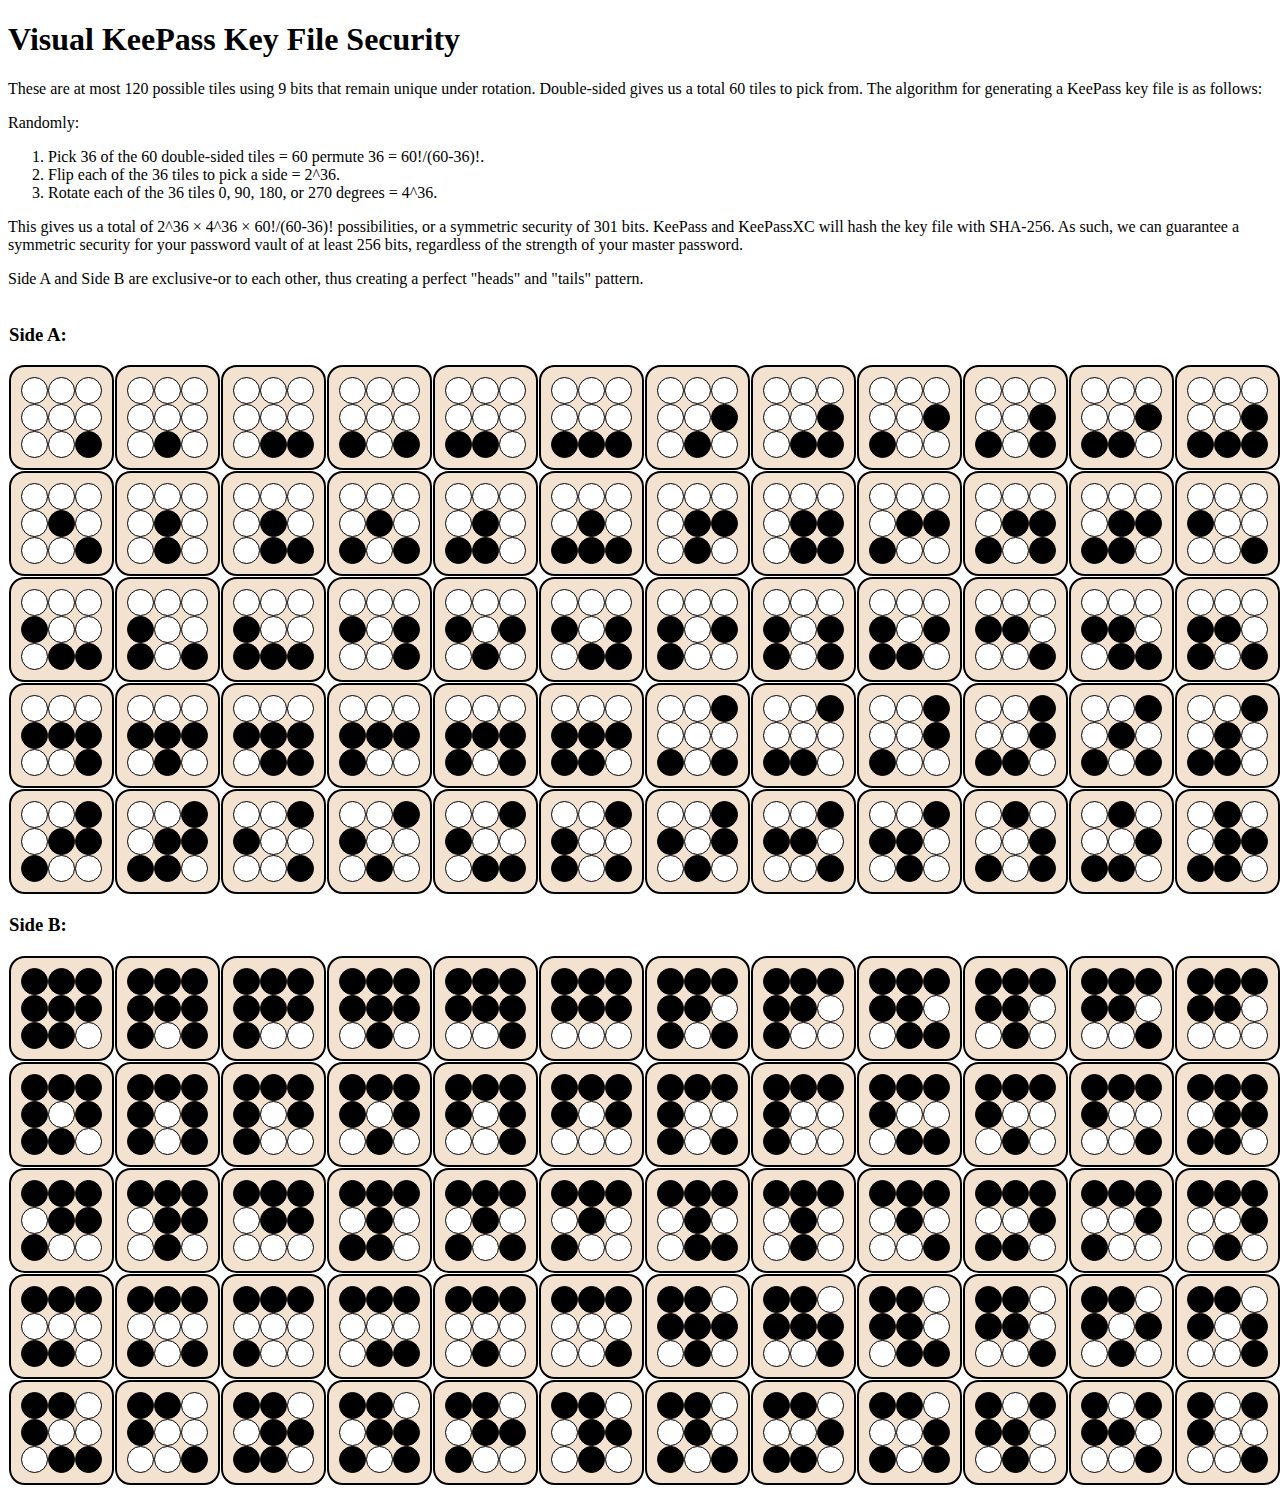
<file: keepass-files/tiles.html>
<!doctype html>
<html>
  <head>
    <link rel="icon" href="favicon.png" type="image/png">
    <meta name='viewport' content='width=device-width, initial-scale=1.0' />
    <meta http-equiv="Content-Type" content="text/html; charset=utf-8" />
    <title>Visual KeePass Key File Generator</title>
    <style>
      .dot {
        background-color: white;
        border: 1px solid black;
        border-radius: 50%;
        display: inline-block;
        height: 25px;
        margin-bottom: -4px;
        width: 25px;
      }
      .black {
        background-color: black;
      }
      .break {
          flex-basis: 100%;
          height: 0;
      }
      #container {
        margin: 0 auto;
        width: 1275px;
      }
      #tileTable {
        border-collapse: separate;
        border-spacing: 1px;
        display: table;
      }
      #tableBody {
        display: table-row-group;
      }
      .tableRow {
        display: table-row
      }
      .tableCell {
        background-color: #f3e2cf;
        border: 2px solid black;
        border-radius: 15%;
        color: black;
        display: table-cell;
        padding: 10px;
        vertical-align: middle;
        height: 81px;
        width: 81px;
      }
    </style>
    <script>
      function drawDots () {
        // https://redd.it/km1gfh/
        const tiles = [
            [  1, 510], [  2, 509], [  3, 508], [  5, 506], [  6, 505], [  7, 504],
            [ 10, 501], [ 11, 500], [ 12, 499], [ 13, 498], [ 14, 497], [ 15, 496], 
            [ 17, 494], [ 18, 493], [ 19, 492], [ 21, 490], [ 22, 489], [ 23, 488], 
            [ 26, 485], [ 27, 484], [ 28, 483], [ 29, 482], [ 30, 481], [ 33, 478], 
            [ 35, 476], [ 37, 474], [ 39, 472], [ 41, 470], [ 42, 469], [ 43, 468], 
            [ 44, 467], [ 45, 466], [ 46, 465], [ 49, 462], [ 51, 460], [ 53, 458], 
            [ 57, 454], [ 58, 453], [ 59, 452], [ 60, 451], [ 61, 450], [ 62, 449], 
            [ 69, 442], [ 70, 441], [ 76, 435], [ 78, 433], [ 85, 426], [ 86, 425], 
            [ 92, 419], [ 94, 417], [ 97, 414], [ 98, 413], [ 99, 412], [101, 410], 
            [106, 405], [113, 398], [114, 397], [141, 370], [142, 369], [158, 353]
        ]

        for (let i = 0; i < 120; i++) {
          let tile;
          const cell = document.getElementById('cell' + i);

          if (i < 60) {
            tile = tiles[i][0].toString(2).padStart(9, '0');
          } else {
            tile = tiles[i - 60][1].toString(2).padStart(9, '0');
          }

          for (let i = 0; i < 9; i++) {
            const newSpan = document.createElement('span');
            newSpan.setAttribute('class', 'dot');
            if (tile[i] === '1') newSpan.classList.add('black');
            cell.appendChild(newSpan);
          }
        }
      }
      window.onload = function () {
        drawDots();
      };
    </script>
  </head>
  <body>
    <div id="container">
      <h1>Visual KeePass Key File Security</h1>
      <p>These are at most 120 possible tiles using 9 bits that remain unique under rotation. Double-sided gives us a total 60 tiles to pick from. The algorithm for generating a KeePass key file is as follows:</p>
      <p>Randomly:</p>
      <ol>
        <li>Pick 36 of the 60 double-sided tiles = 60 permute 36 = 60!/(60-36)!.</li>
        <li>Flip each of the 36 tiles to pick a side = 2^36.</li>
        <li>Rotate each of the 36 tiles 0, 90, 180, or 270 degrees = 4^36.</li>
      </ol>
      <p>This gives us a total of 2^36 × 4^36 × 60!/(60-36)! possibilities, or a symmetric security of 301 bits. KeePass and KeePassXC will hash the key file with SHA-256. As such, we can guarantee a symmetric security for your password vault of at least 256 bits, regardless of the strength of your master password.</p>
      <p>Side A and Side B are exclusive-or to each other, thus creating a perfect "heads" and "tails" pattern.</p>
      <div id='tileTable'>
        <div id='tableBody'>
          <h3>Side A:</h3>
          <div class='tableRow'>
            <div id='cell0' class='tableCell'></div>
            <div id='cell1' class='tableCell'></div>
            <div id='cell2' class='tableCell'></div>
            <div id='cell3' class='tableCell'></div>
            <div id='cell4' class='tableCell'></div>
            <div id='cell5' class='tableCell'></div>
            <div id='cell6' class='tableCell'></div>
            <div id='cell7' class='tableCell'></div>
            <div id='cell8' class='tableCell'></div>
            <div id='cell9' class='tableCell'></div>
            <div id='cell10' class='tableCell'></div>
            <div id='cell11' class='tableCell'></div>
          </div>
          <div class='tableRow'>
            <div id='cell12' class='tableCell'></div>
            <div id='cell13' class='tableCell'></div>
            <div id='cell14' class='tableCell'></div>
            <div id='cell15' class='tableCell'></div>
            <div id='cell16' class='tableCell'></div>
            <div id='cell17' class='tableCell'></div>
            <div id='cell18' class='tableCell'></div>
            <div id='cell19' class='tableCell'></div>
            <div id='cell20' class='tableCell'></div>
            <div id='cell21' class='tableCell'></div>
            <div id='cell22' class='tableCell'></div>
            <div id='cell23' class='tableCell'></div>
          </div>
          <div class='tableRow'>
            <div id='cell24' class='tableCell'></div>
            <div id='cell25' class='tableCell'></div>
            <div id='cell26' class='tableCell'></div>
            <div id='cell27' class='tableCell'></div>
            <div id='cell28' class='tableCell'></div>
            <div id='cell29' class='tableCell'></div>
            <div id='cell30' class='tableCell'></div>
            <div id='cell31' class='tableCell'></div>
            <div id='cell32' class='tableCell'></div>
            <div id='cell33' class='tableCell'></div>
            <div id='cell34' class='tableCell'></div>
            <div id='cell35' class='tableCell'></div>
          </div>
          <div class='tableRow'>
            <div id='cell36' class='tableCell'></div>
            <div id='cell37' class='tableCell'></div>
            <div id='cell38' class='tableCell'></div>
            <div id='cell39' class='tableCell'></div>
            <div id='cell40' class='tableCell'></div>
            <div id='cell41' class='tableCell'></div>
            <div id='cell42' class='tableCell'></div>
            <div id='cell43' class='tableCell'></div>
            <div id='cell44' class='tableCell'></div>
            <div id='cell45' class='tableCell'></div>
            <div id='cell46' class='tableCell'></div>
            <div id='cell47' class='tableCell'></div>
          </div>
          <div class='tableRow'>
            <div id='cell48' class='tableCell'></div>
            <div id='cell49' class='tableCell'></div>
            <div id='cell50' class='tableCell'></div>
            <div id='cell51' class='tableCell'></div>
            <div id='cell52' class='tableCell'></div>
            <div id='cell53' class='tableCell'></div>
            <div id='cell54' class='tableCell'></div>
            <div id='cell55' class='tableCell'></div>
            <div id='cell56' class='tableCell'></div>
            <div id='cell57' class='tableCell'></div>
            <div id='cell58' class='tableCell'></div>
            <div id='cell59' class='tableCell'></div>
          </div>
          <h3>Side B:</h3>
          <div class='tableRow'>
            <div id='cell60' class='tableCell'></div>
            <div id='cell61' class='tableCell'></div>
            <div id='cell62' class='tableCell'></div>
            <div id='cell63' class='tableCell'></div>
            <div id='cell64' class='tableCell'></div>
            <div id='cell65' class='tableCell'></div>
            <div id='cell66' class='tableCell'></div>
            <div id='cell67' class='tableCell'></div>
            <div id='cell68' class='tableCell'></div>
            <div id='cell69' class='tableCell'></div>
            <div id='cell70' class='tableCell'></div>
            <div id='cell71' class='tableCell'></div>
          </div>
          <div class='tableRow'>
            <div id='cell72' class='tableCell'></div>
            <div id='cell73' class='tableCell'></div>
            <div id='cell74' class='tableCell'></div>
            <div id='cell75' class='tableCell'></div>
            <div id='cell76' class='tableCell'></div>
            <div id='cell77' class='tableCell'></div>
            <div id='cell78' class='tableCell'></div>
            <div id='cell79' class='tableCell'></div>
            <div id='cell80' class='tableCell'></div>
            <div id='cell81' class='tableCell'></div>
            <div id='cell82' class='tableCell'></div>
            <div id='cell83' class='tableCell'></div>
          </div>
          <div class='tableRow'>
            <div id='cell84' class='tableCell'></div>
            <div id='cell85' class='tableCell'></div>
            <div id='cell86' class='tableCell'></div>
            <div id='cell87' class='tableCell'></div>
            <div id='cell88' class='tableCell'></div>
            <div id='cell89' class='tableCell'></div>
            <div id='cell90' class='tableCell'></div>
            <div id='cell91' class='tableCell'></div>
            <div id='cell92' class='tableCell'></div>
            <div id='cell93' class='tableCell'></div>
            <div id='cell94' class='tableCell'></div>
            <div id='cell95' class='tableCell'></div>
          </div>
          <div class='tableRow'>
            <div id='cell96' class='tableCell'></div>
            <div id='cell97' class='tableCell'></div>
            <div id='cell98' class='tableCell'></div>
            <div id='cell99' class='tableCell'></div>
            <div id='cell100' class='tableCell'></div>
            <div id='cell101' class='tableCell'></div>
            <div id='cell102' class='tableCell'></div>
            <div id='cell103' class='tableCell'></div>
            <div id='cell104' class='tableCell'></div>
            <div id='cell105' class='tableCell'></div>
            <div id='cell106' class='tableCell'></div>
            <div id='cell107' class='tableCell'></div>
          </div>
          <div class='tableRow'>
            <div id='cell108' class='tableCell'></div>
            <div id='cell109' class='tableCell'></div>
            <div id='cell110' class='tableCell'></div>
            <div id='cell111' class='tableCell'></div>
            <div id='cell112' class='tableCell'></div>
            <div id='cell113' class='tableCell'></div>
            <div id='cell114' class='tableCell'></div>
            <div id='cell115' class='tableCell'></div>
            <div id='cell116' class='tableCell'></div>
            <div id='cell117' class='tableCell'></div>
            <div id='cell118' class='tableCell'></div>
            <div id='cell119' class='tableCell'></div>
          </div>
        </div> <!-- tableBody -->
      </div> <!-- tileTable -->
    </div> <!-- container -->
  </body>
</file>
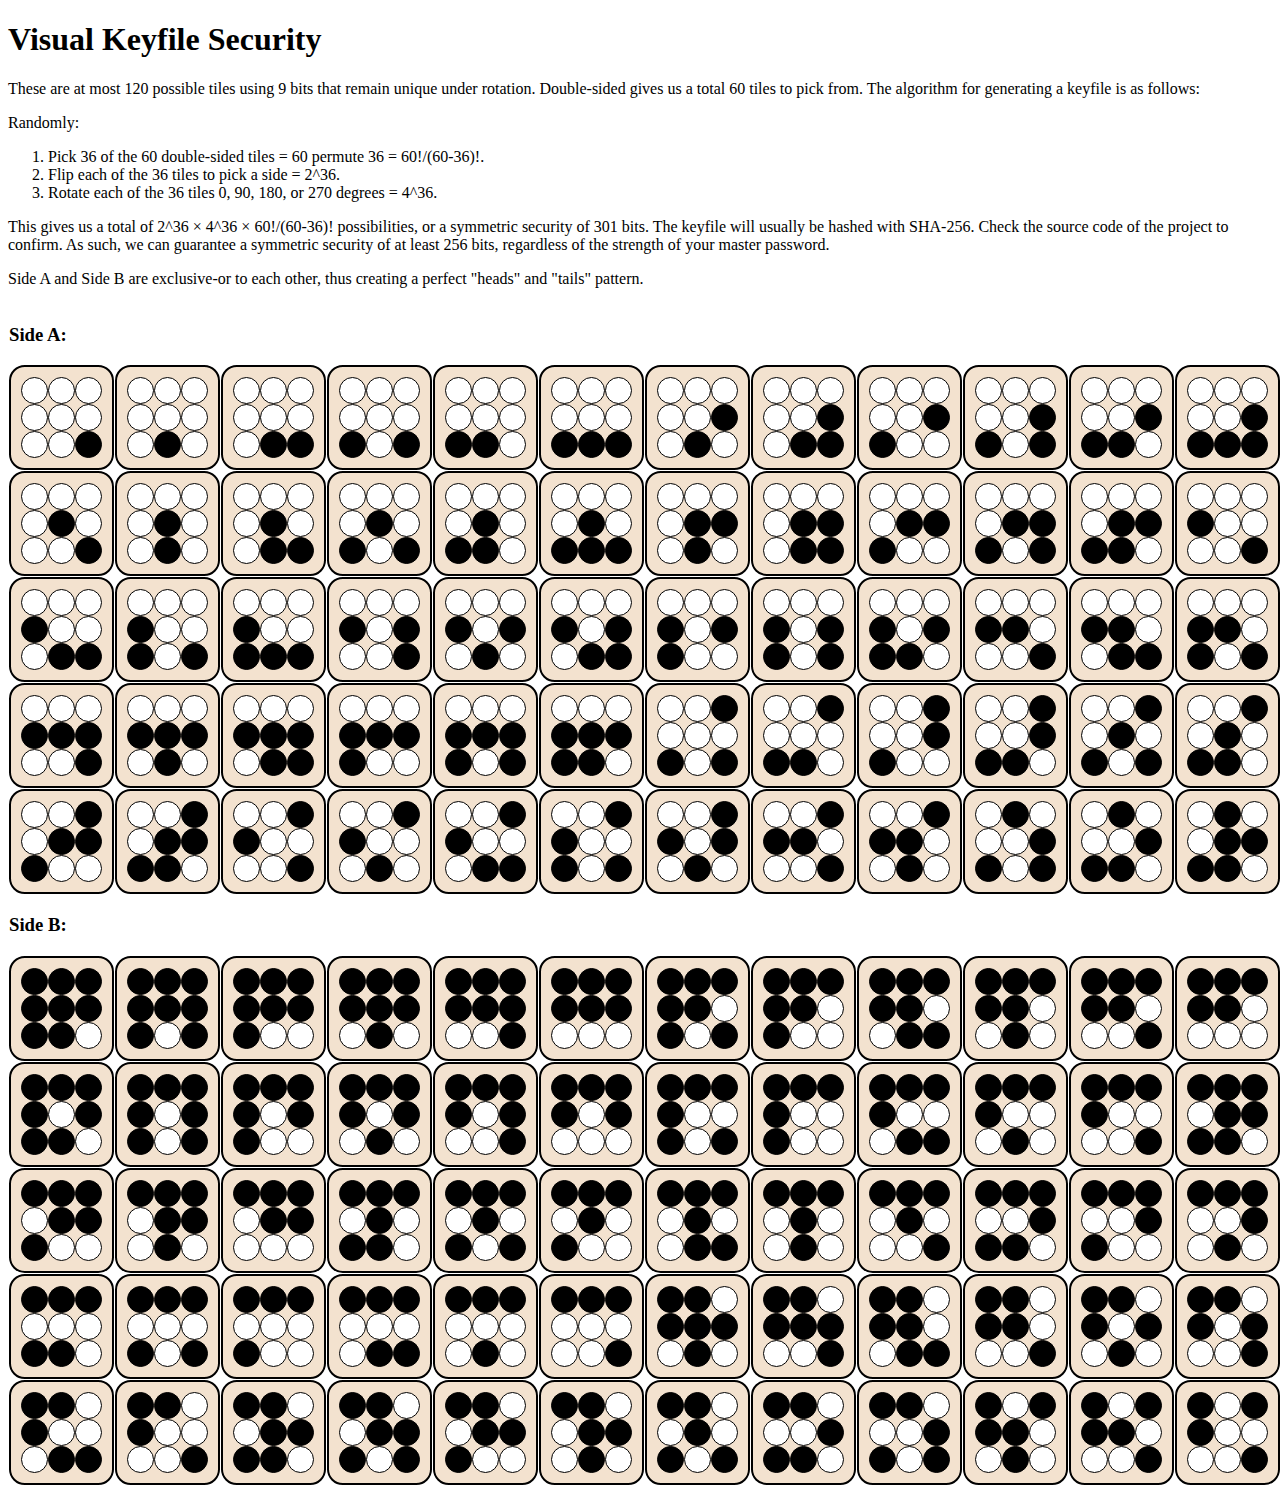
<file: visual-keyfiles/tiles.html>
<!doctype html>
<html>
  <head>
    <link rel="icon" href="favicon.png" type="image/png">
    <meta name='viewport' content='width=device-width, initial-scale=1.0' />
    <meta http-equiv="Content-Type" content="text/html; charset=utf-8" />
    <title>Visual Keyfile Generator</title>
    <style>
      .dot {
        background-color: white;
        border: 1px solid black;
        border-radius: 50%;
        display: inline-block;
        height: 25px;
        margin-bottom: -4px;
        width: 25px;
      }
      .black {
        background-color: black;
      }
      .break {
          flex-basis: 100%;
          height: 0;
      }
      #container {
        margin: 0 auto;
        width: 1275px;
      }
      #tileTable {
        border-collapse: separate;
        border-spacing: 1px;
        display: table;
      }
      #tableBody {
        display: table-row-group;
      }
      .tableRow {
        display: table-row
      }
      .tableCell {
        background-color: #f3e2cf;
        border: 2px solid black;
        border-radius: 15%;
        color: black;
        display: table-cell;
        padding: 10px;
        vertical-align: middle;
        height: 81px;
        width: 81px;
      }
    </style>
    <script>
      function drawDots () {
        // https://redd.it/km1gfh/
        const tiles = [
            [  1, 510], [  2, 509], [  3, 508], [  5, 506], [  6, 505], [  7, 504],
            [ 10, 501], [ 11, 500], [ 12, 499], [ 13, 498], [ 14, 497], [ 15, 496], 
            [ 17, 494], [ 18, 493], [ 19, 492], [ 21, 490], [ 22, 489], [ 23, 488], 
            [ 26, 485], [ 27, 484], [ 28, 483], [ 29, 482], [ 30, 481], [ 33, 478], 
            [ 35, 476], [ 37, 474], [ 39, 472], [ 41, 470], [ 42, 469], [ 43, 468], 
            [ 44, 467], [ 45, 466], [ 46, 465], [ 49, 462], [ 51, 460], [ 53, 458], 
            [ 57, 454], [ 58, 453], [ 59, 452], [ 60, 451], [ 61, 450], [ 62, 449], 
            [ 69, 442], [ 70, 441], [ 76, 435], [ 78, 433], [ 85, 426], [ 86, 425], 
            [ 92, 419], [ 94, 417], [ 97, 414], [ 98, 413], [ 99, 412], [101, 410], 
            [106, 405], [113, 398], [114, 397], [141, 370], [142, 369], [158, 353]
        ]

        for (let i = 0; i < 120; i++) {
          let tile;
          const cell = document.getElementById('cell' + i);

          if (i < 60) {
            tile = tiles[i][0].toString(2).padStart(9, '0');
          } else {
            tile = tiles[i - 60][1].toString(2).padStart(9, '0');
          }

          for (let i = 0; i < 9; i++) {
            const newSpan = document.createElement('span');
            newSpan.setAttribute('class', 'dot');
            if (tile[i] === '1') newSpan.classList.add('black');
            cell.appendChild(newSpan);
          }
        }
      }
      window.onload = function () {
        drawDots();
      };
    </script>
  </head>
  <body>
    <div id="container">
      <h1>Visual Keyfile Security</h1>
      <p>These are at most 120 possible tiles using 9 bits that remain unique under rotation. Double-sided gives us a total 60 tiles to pick from. The algorithm for generating a keyfile is as follows:</p>
      <p>Randomly:</p>
      <ol>
        <li>Pick 36 of the 60 double-sided tiles = 60 permute 36 = 60!/(60-36)!.</li>
        <li>Flip each of the 36 tiles to pick a side = 2^36.</li>
        <li>Rotate each of the 36 tiles 0, 90, 180, or 270 degrees = 4^36.</li>
      </ol>
      <p>This gives us a total of 2^36 × 4^36 × 60!/(60-36)! possibilities, or a symmetric security of 301 bits. The keyfile will usually be hashed with SHA-256. Check the source code of the project to confirm. As such, we can guarantee a symmetric security of at least 256 bits, regardless of the strength of your master password.</p>
      <p>Side A and Side B are exclusive-or to each other, thus creating a perfect "heads" and "tails" pattern.</p>
      <div id='tileTable'>
        <div id='tableBody'>
          <h3>Side A:</h3>
          <div class='tableRow'>
            <div id='cell0' class='tableCell'></div>
            <div id='cell1' class='tableCell'></div>
            <div id='cell2' class='tableCell'></div>
            <div id='cell3' class='tableCell'></div>
            <div id='cell4' class='tableCell'></div>
            <div id='cell5' class='tableCell'></div>
            <div id='cell6' class='tableCell'></div>
            <div id='cell7' class='tableCell'></div>
            <div id='cell8' class='tableCell'></div>
            <div id='cell9' class='tableCell'></div>
            <div id='cell10' class='tableCell'></div>
            <div id='cell11' class='tableCell'></div>
          </div>
          <div class='tableRow'>
            <div id='cell12' class='tableCell'></div>
            <div id='cell13' class='tableCell'></div>
            <div id='cell14' class='tableCell'></div>
            <div id='cell15' class='tableCell'></div>
            <div id='cell16' class='tableCell'></div>
            <div id='cell17' class='tableCell'></div>
            <div id='cell18' class='tableCell'></div>
            <div id='cell19' class='tableCell'></div>
            <div id='cell20' class='tableCell'></div>
            <div id='cell21' class='tableCell'></div>
            <div id='cell22' class='tableCell'></div>
            <div id='cell23' class='tableCell'></div>
          </div>
          <div class='tableRow'>
            <div id='cell24' class='tableCell'></div>
            <div id='cell25' class='tableCell'></div>
            <div id='cell26' class='tableCell'></div>
            <div id='cell27' class='tableCell'></div>
            <div id='cell28' class='tableCell'></div>
            <div id='cell29' class='tableCell'></div>
            <div id='cell30' class='tableCell'></div>
            <div id='cell31' class='tableCell'></div>
            <div id='cell32' class='tableCell'></div>
            <div id='cell33' class='tableCell'></div>
            <div id='cell34' class='tableCell'></div>
            <div id='cell35' class='tableCell'></div>
          </div>
          <div class='tableRow'>
            <div id='cell36' class='tableCell'></div>
            <div id='cell37' class='tableCell'></div>
            <div id='cell38' class='tableCell'></div>
            <div id='cell39' class='tableCell'></div>
            <div id='cell40' class='tableCell'></div>
            <div id='cell41' class='tableCell'></div>
            <div id='cell42' class='tableCell'></div>
            <div id='cell43' class='tableCell'></div>
            <div id='cell44' class='tableCell'></div>
            <div id='cell45' class='tableCell'></div>
            <div id='cell46' class='tableCell'></div>
            <div id='cell47' class='tableCell'></div>
          </div>
          <div class='tableRow'>
            <div id='cell48' class='tableCell'></div>
            <div id='cell49' class='tableCell'></div>
            <div id='cell50' class='tableCell'></div>
            <div id='cell51' class='tableCell'></div>
            <div id='cell52' class='tableCell'></div>
            <div id='cell53' class='tableCell'></div>
            <div id='cell54' class='tableCell'></div>
            <div id='cell55' class='tableCell'></div>
            <div id='cell56' class='tableCell'></div>
            <div id='cell57' class='tableCell'></div>
            <div id='cell58' class='tableCell'></div>
            <div id='cell59' class='tableCell'></div>
          </div>
          <h3>Side B:</h3>
          <div class='tableRow'>
            <div id='cell60' class='tableCell'></div>
            <div id='cell61' class='tableCell'></div>
            <div id='cell62' class='tableCell'></div>
            <div id='cell63' class='tableCell'></div>
            <div id='cell64' class='tableCell'></div>
            <div id='cell65' class='tableCell'></div>
            <div id='cell66' class='tableCell'></div>
            <div id='cell67' class='tableCell'></div>
            <div id='cell68' class='tableCell'></div>
            <div id='cell69' class='tableCell'></div>
            <div id='cell70' class='tableCell'></div>
            <div id='cell71' class='tableCell'></div>
          </div>
          <div class='tableRow'>
            <div id='cell72' class='tableCell'></div>
            <div id='cell73' class='tableCell'></div>
            <div id='cell74' class='tableCell'></div>
            <div id='cell75' class='tableCell'></div>
            <div id='cell76' class='tableCell'></div>
            <div id='cell77' class='tableCell'></div>
            <div id='cell78' class='tableCell'></div>
            <div id='cell79' class='tableCell'></div>
            <div id='cell80' class='tableCell'></div>
            <div id='cell81' class='tableCell'></div>
            <div id='cell82' class='tableCell'></div>
            <div id='cell83' class='tableCell'></div>
          </div>
          <div class='tableRow'>
            <div id='cell84' class='tableCell'></div>
            <div id='cell85' class='tableCell'></div>
            <div id='cell86' class='tableCell'></div>
            <div id='cell87' class='tableCell'></div>
            <div id='cell88' class='tableCell'></div>
            <div id='cell89' class='tableCell'></div>
            <div id='cell90' class='tableCell'></div>
            <div id='cell91' class='tableCell'></div>
            <div id='cell92' class='tableCell'></div>
            <div id='cell93' class='tableCell'></div>
            <div id='cell94' class='tableCell'></div>
            <div id='cell95' class='tableCell'></div>
          </div>
          <div class='tableRow'>
            <div id='cell96' class='tableCell'></div>
            <div id='cell97' class='tableCell'></div>
            <div id='cell98' class='tableCell'></div>
            <div id='cell99' class='tableCell'></div>
            <div id='cell100' class='tableCell'></div>
            <div id='cell101' class='tableCell'></div>
            <div id='cell102' class='tableCell'></div>
            <div id='cell103' class='tableCell'></div>
            <div id='cell104' class='tableCell'></div>
            <div id='cell105' class='tableCell'></div>
            <div id='cell106' class='tableCell'></div>
            <div id='cell107' class='tableCell'></div>
          </div>
          <div class='tableRow'>
            <div id='cell108' class='tableCell'></div>
            <div id='cell109' class='tableCell'></div>
            <div id='cell110' class='tableCell'></div>
            <div id='cell111' class='tableCell'></div>
            <div id='cell112' class='tableCell'></div>
            <div id='cell113' class='tableCell'></div>
            <div id='cell114' class='tableCell'></div>
            <div id='cell115' class='tableCell'></div>
            <div id='cell116' class='tableCell'></div>
            <div id='cell117' class='tableCell'></div>
            <div id='cell118' class='tableCell'></div>
            <div id='cell119' class='tableCell'></div>
          </div>
        </div> <!-- tableBody -->
      </div> <!-- tileTable -->
    </div> <!-- container -->
  </body>
</file>
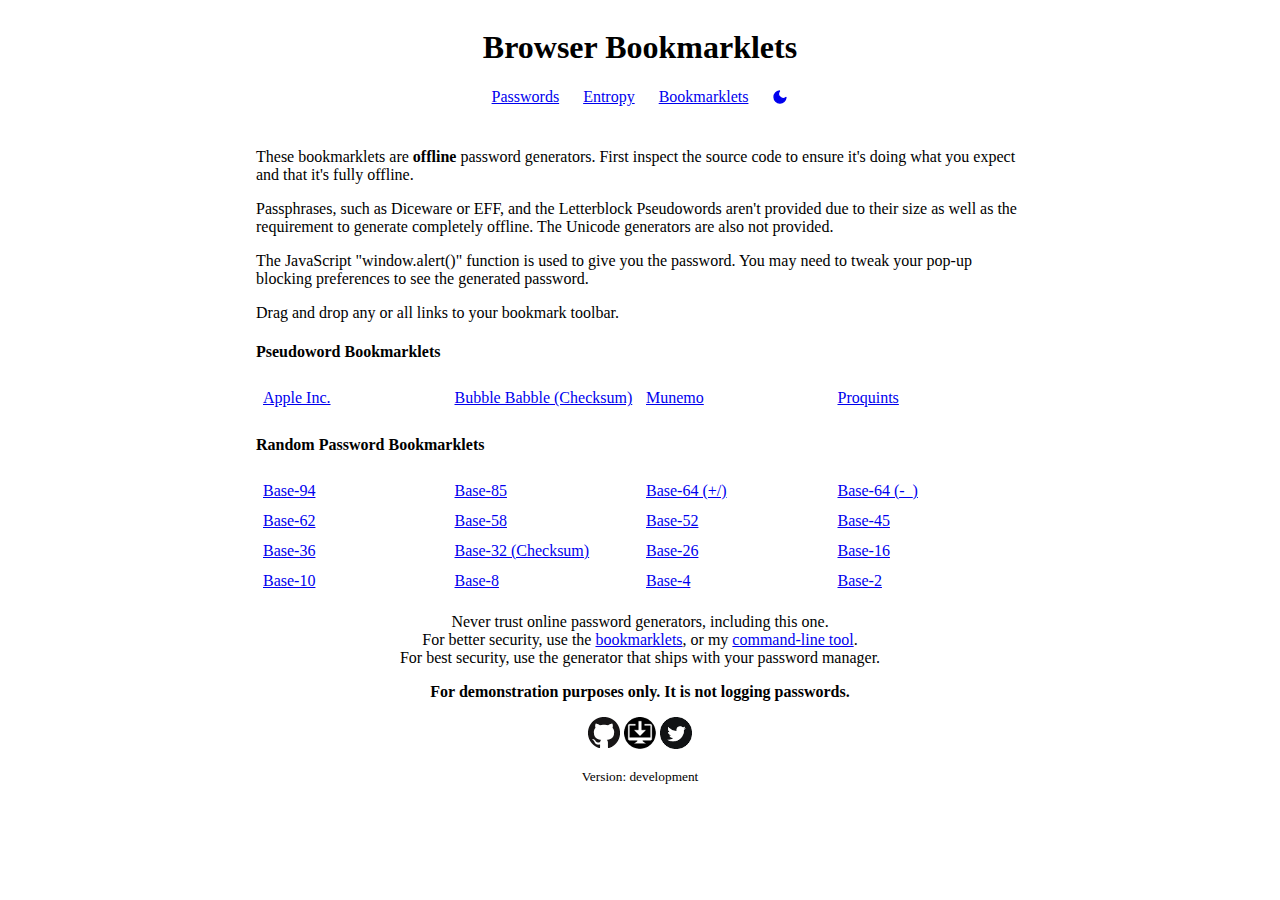
<file: webpassgen/bookmarklets.html>
<!doctype html>
<html lang='en'>
  <head>
    <link rel='shortcut icon' href='favicon.ico'>
    <link rel='stylesheet' href='assets/style.css'>
    <meta name='viewport' content='width=device-width, initial-scale=1.0' />
    <meta name='color-scheme' content='dark light'>
    <meta http-equiv='Content-Type' content='text/html; charset=utf-8' />
    <title>Passphrase and Password Generator</title>
    <style>
      table {
        width: 100%;
      }
      td {
        padding: 5px;
        width: 25%;
      }
    </style>
  </head>
  <body>
    <div id='container'>
      <div id='header'>
        <h1>Browser Bookmarklets</h1>
        <ul id='navigation'>
          <li><a href='index.html'>Passwords</a></li>
          <li><a href='entropy.html'>Entropy</a></li>
          <li><a href='bookmarklets.html'>Bookmarklets</a></li>
          <li>
            <a href='javascript:void(0)' onclick='toggleTheme();' id='theme_switcher' title='Change theme'>
              <svg xmlns='http://www.w3.org/2000/svg' width='16' height='16' viewBox='0 0 24 24' fill='currentColor' stroke='currentColor' stroke-width='2' stroke-linecap='round' stroke-linejoin='round' class='feather feather-moon'>
                <path d='M21 12.79A9 9 0 1 1 11.21 3 7 7 0 0 0 21 12.79z'></path>
              </svg>
            </a>
          </li>
        </ul>
      </div>
      <div id='content'>
        <p>These bookmarklets are <strong>offline</strong> password generators. First inspect the source code to ensure it's doing what you expect and that it's fully offline.</p>
        <p>Passphrases, such as Diceware or EFF, and the Letterblock Pseudowords aren't provided due to their size as well as the requirement to generate completely offline. The Unicode generators are also not provided.</p>
        <p>The JavaScript "window.alert()" function is used to give you the password. You may need to tweak your pop-up blocking preferences to see the generated password.</p>
        <p>Drag and drop any or all links to your bookmark toolbar.</p>
        <h4>Pseudoword Bookmarklets</h4>
        <table>
          <tr>
            <!-- To save space in readability, use tabs in each bookmarklet, not spaces -->
            <td> <!-- Apple, Inc. Pseudowords -->
<a class='bookmarklet' href='javascript:(function() {
function secRand (count) {
	const min = (-count >>> 0) % count;
	const rand = new Uint32Array(1);
	const crypto = window.crypto || window.msCrypto;
	do crypto.getRandomValues(rand);
	while (rand[0] < min);
	return rand[0] % count;
}
function generatePass (len, set) {
	let pass = "";
	let passArr = "";
	if (typeof set == "string") passArr = set.split("");
	else passArr = set;
	for (i = len; i > 0; i--) pass += passArr[secRand(set.length)];
	return pass;
}
function generateApple () {
	function _apple(n) {
		return Math.floor(Math.log2((6*n-1) * 19**(4*n-1) * 6**(2*n) * 20 * n));
	}
	let pass = [];
	let digits = "0123456789";
	let vowels = "aeiouy";
	let consonants = "bcdfghjkmnpqrstvwxz";
	const entropy = 70;
	let n = 1;
	while (_apple(n) <= entropy) n++;
	for (let i = 0; i < n; i++) {
		pass[6*i]   = generatePass(1, consonants);
		pass[6*i+1] = generatePass(1, vowels);
		pass[6*i+2] = generatePass(1, consonants);
		pass[6*i+3] = generatePass(1, consonants);
		pass[6*i+4] = generatePass(1, vowels);
		pass[6*i+5] = generatePass(1, consonants);
	}
	let digitLoc = 0;
	let charLoc = 0;
	let edge = secRand(2*n);
	let digit = generatePass(1, digits);
	if (edge % 2 == 0) digitLoc = 3*edge;
	else digitLoc = 3*edge+2;
	pass[digitLoc] = digit;
	do charLoc = secRand(pass.length);
	while (charLoc == digitLoc);
	pass[charLoc] = pass[charLoc].toUpperCase();
	for (let i = n - 1; i > 0; i--) pass.splice(6 * i, 0, "-");
	return pass.join("");
}
window.alert(generateApple());
})();'>Apple Inc.</a>
            </td>
            <td> <!-- Bubble Babble Pseudowords -->
<a class='bookmarklet' href='javascript:(function() {
function secRand (count) {
	const min = (-count >>> 0) % count;
	const rand = new Uint32Array(1);
	const crypto = window.crypto || window.msCrypto;
	do crypto.getRandomValues(rand);
	while (rand[0] < min);
	return rand[0] % count;
}
function generatePass (len, set) {
	let pass = "";
	let passArr = "";
	if (typeof set == "string") passArr = set.split("");
	else passArr = set;
	for (let i = len; i > 0; i--) pass += passArr[secRand(set.length)];
	return pass.trim();
}
function generateBabble () {
	const vowels = "aeiouy";
	const consonants = "bcdfghklmnprstvzx";
	const bytes = Math.ceil(70 / 8);
	const entropy = new Uint8Array(bytes);
	let pass = "x";
	let checksum = 1;
	for (let i = 0; i < entropy.length; i++) entropy[i] = secRand(256);
	for (let i = 0; i <= entropy.length; i += 2) {
		if (i >= entropy.length) {
			pass += vowels[checksum % 6] + consonants[16] + vowels[Math.floor(checksum / 6)];
			break;
		}
		byte1 = entropy[i];
		pass += vowels[(((byte1 >> 6) & 3) + checksum) % 6];
		pass += consonants[(byte1 >> 2) & 15];
		pass += vowels[((byte1 & 3) + Math.floor(checksum / 6)) % 6];
		if ((i + 1) >= entropy.length) break;
		byte2 = entropy[i+1];
		pass += consonants[(byte2 >> 4) & 15];
		pass += "-";
		pass += consonants[byte2 & 15];
		checksum = ((checksum * 5) + (byte1 * 7) + byte2) % 36;
	}
	pass += "x";
	return pass;
}
window.alert(generateBabble());
})();'>Bubble Babble (Checksum)</a>
            </td>
            <td> <!-- Munemo Pseudowords -->
<a class='bookmarklet' href='javascript:(function() {
function secRand (count) {
	const min = (-count >>> 0) % count;
	const rand = new Uint32Array(1);
	const crypto = window.crypto || window.msCrypto;
	do crypto.getRandomValues(rand);
	while (rand[0] < min);
	return rand[0] % count;
}
function generateMunemo () {
	function _tos(num, str) {
		const munemo = [
			"ba",  "bi",  "bu",  "be",  "bo",  "cha", "chi", "chu", "che", "cho",
			"da",  "di",  "du",  "de",  "do",  "fa",  "fi",  "fu",  "fe",  "fo",
			"ga",  "gi",  "gu",  "ge",  "go",  "ha",  "hi",  "hu",  "he",  "ho",
			"ja",  "ji",  "ju",  "je",  "jo",  "ka",  "ki",  "ku",  "ke",  "ko",
			"la",  "li",  "lu",  "le",  "lo",  "ma",  "mi",  "mu",  "me",  "mo",
			"na",  "ni",  "nu",  "ne",  "no",  "pa",  "pi",  "pu",  "pe",  "po",
			"ra",  "ri",  "ru",  "re",  "ro",  "sa",  "si",  "su",  "se",  "so",
			"sha", "shi", "shu", "she", "sho", "ta",  "ti",  "tu",  "te",  "to",
			"tsa", "tsi", "tsu", "tse", "tso", "wa",  "wi",  "wu",  "we",  "wo",
			"ya",  "yi",  "yu",  "ye",  "yo",  "za",  "zi",  "zu",  "ze",  "zo"
		];
		mod = num % 100n;
		rem = num / 100n;
		str = munemo[mod] + str;
		if (rem > 0) return _tos(rem, str);
		else return str;
	}
	const minEntropy = 70;
	const isNegative = secRand(2);
	let num = 0n;
	for (let i = 0; i < minEntropy - 1; i++) num += BigInt(secRand(2) * (2 ** i));
	let pass = _tos(num, "");
	if (isNegative) pass = "xa" + pass;
	return pass;
}
window.alert(generateMunemo());
})();'>Munemo</a>
            </td>
            <td> <!-- Proquints Pseudowords -->
<a class='bookmarklet' href='javascript:(function() {
function secRand (count) {
	const min = (-count >>> 0) % count;
	const rand = new Uint32Array(1);
	const crypto = window.crypto || window.msCrypto;
	do crypto.getRandomValues(rand);
	while (rand[0] < min);
	return rand[0] % count;
}
function generateProquints () {
	const vowels = "aiou";
	const consonants = "bdfghjklmnprstvz";
	const entropy = 70;
	const len = Math.ceil(entropy / 16);
	let pass = consonants[secRand(16)];
	for (let i = len; i > 0; i--) {
		pass += vowels[secRand(4)];
		pass += consonants[secRand(16)];
		pass += vowels[secRand(4)];
		if (i === 1) break;
		pass += consonants[secRand(16)];
		pass += "-";
		pass += consonants[secRand(16)];
	}
	pass += consonants[secRand(16)];
	return pass;
}
window.alert(generateProquints());
})();'>Proquints</a>
            </td>
          </tr>
        </table>
        <h4>Random Password Bookmarklets</h4>
        <table>
          <tr>
            <td> <!-- Base-94 Random Passwords -->
<a class='bookmarklet' href='javascript:(function() {
function secRand (count) {
	const min = (-count >>> 0) % count;
	const rand = new Uint32Array(1);
	const crypto = window.crypto || window.msCrypto;
	do crypto.getRandomValues(rand);
	while (rand[0] < min);
	return rand[0] % count;
}
function generatePass (len, set) {
	let pass = "";
	let passArr = "";
	if (typeof set == "string") passArr = set.split("");
	else passArr = set;
	for (let i = len; i > 0; i--) pass += passArr[secRand(set.length)];
	return pass.trim();
}
function generateRandom () {
	let s = "";
	const entropy = 70;
	for (i=0; i<94; i++) s += String.fromCharCode(33+i);
	let len = Math.ceil(entropy / Math.log2(s.length));
	let pass = generatePass(len, s);
	return pass;
}
window.alert(generateRandom());
})();'>Base-94</a>
            </td>
            <td> <!-- Base-85 Random Passwords -->
<a class='bookmarklet' href='javascript:(function() {
function secRand (count) {
	const min = (-count >>> 0) % count;
	const rand = new Uint32Array(1);
	const crypto = window.crypto || window.msCrypto;
	do crypto.getRandomValues(rand);
	while (rand[0] < min);
	return rand[0] % count;
}
function generatePass (len, set) {
	let pass = "";
	let passArr = "";
	if (typeof set == "string") passArr = set.split("");
	else passArr = set;
	for (let i = len; i > 0; i--) pass += passArr[secRand(set.length)];
	return pass.trim();
}
function generateRandom () {
	const entropy = 70;
	let s = "abcdefghijklmnopqrstuvwxyzABCDEFGHIJKLMNOPQRSTUVWXYZ0123456789!#$%&()*+-;<=>?@^_`{|}~";
	let len = Math.ceil(entropy / Math.log2(s.length));
	let pass = generatePass(len, s);
	return pass;
}
window.alert(generateRandom());
})();'>Base-85</a>
            </td>
            <td> <!-- Base-64 (+/) Random Passwords -->
<a class='bookmarklet' href='javascript:(function() {
function secRand (count) {
	const min = (-count >>> 0) % count;
	const rand = new Uint32Array(1);
	const crypto = window.crypto || window.msCrypto;
	do crypto.getRandomValues(rand);
	while (rand[0] < min);
	return rand[0] % count;
}
function generatePass (len, set) {
	let pass = "";
	let passArr = "";
	if (typeof set == "string") passArr = set.split("");
	else passArr = set;
	for (let i = len; i > 0; i--) pass += passArr[secRand(set.length)];
	return pass.trim();
}
function generateRandom () {
	const entropy = 70;
	let s = "abcdefghijklmnopqrstuvwxyzABCDEFGHIJKLMNOPQRSTUVWXYZ0123456789+/";
	let len = Math.ceil(entropy / Math.log2(s.length));
	let pass = generatePass(len, s);
	return pass;
}
window.alert(generateRandom());
})();'>Base-64 (+/)</a>
            </td>
            <td> <!-- Base-64 (-_) Random Passwords -->
<a class='bookmarklet' href='javascript:(function() {
function secRand (count) {
	const min = (-count >>> 0) % count;
	const rand = new Uint32Array(1);
	const crypto = window.crypto || window.msCrypto;
	do crypto.getRandomValues(rand);
	while (rand[0] < min);
	return rand[0] % count;
}
function generatePass (len, set) {
	let pass = "";
	let passArr = "";
	if (typeof set == "string") passArr = set.split("");
	else passArr = set;
	for (let i = len; i > 0; i--) pass += passArr[secRand(set.length)];
	return pass.trim();
}
function generateRandom () {
	const entropy = 70;
	let s = "abcdefghijklmnopqrstuvwxyzABCDEFGHIJKLMNOPQRSTUVWXYZ0123456789-_";
	let len = Math.ceil(entropy / Math.log2(s.length));
	let pass = generatePass(len, s);
	return pass;
}
window.alert(generateRandom());
})();'>Base-64 (-_)</a>
<br/>
            </td>
          </tr>
          <tr>
            <td> <!-- Base-62 Random Passwords -->
<a class='bookmarklet' href='javascript:(function() {
function secRand (count) {
	const min = (-count >>> 0) % count;
	const rand = new Uint32Array(1);
	const crypto = window.crypto || window.msCrypto;
	do crypto.getRandomValues(rand);
	while (rand[0] < min);
	return rand[0] % count;
}
function generatePass (len, set) {
	let pass = "";
	let passArr = "";
	if (typeof set == "string") passArr = set.split("");
	else passArr = set;
	for (let i = len; i > 0; i--) pass += passArr[secRand(set.length)];
	return pass.trim();
}
function generateRandom () {
	const entropy = 70;
	let s = "abcdefghijklmnopqrstuvwxyzABCDEFGHIJKLMNOPQRSTUVWXYZ0123456789";
	let len = Math.ceil(entropy / Math.log2(s.length));
	let pass = generatePass(len, s);
	return pass;
}
window.alert(generateRandom());
})();'>Base-62</a>
            </td>
            <td> <!-- Base-58 Random Passwords -->
<a class='bookmarklet' href='javascript:(function() {
function secRand (count) {
	const min = (-count >>> 0) % count;
	const rand = new Uint32Array(1);
	const crypto = window.crypto || window.msCrypto;
	do crypto.getRandomValues(rand);
	while (rand[0] < min);
	return rand[0] % count;
}
function generatePass (len, set) {
	let pass = "";
	let passArr = "";
	if (typeof set == "string") passArr = set.split("");
	else passArr = set;
	for (let i = len; i > 0; i--) pass += passArr[secRand(set.length)];
	return pass.trim();
}
function generateRandom () {
	const entropy = 70;
	let s = "123456789ABCDEFGHJKLMNPQRSTUVWXYZabcdefghijkmnopqrstuvwxyz";
	let len = Math.ceil(entropy / Math.log2(s.length));
	let pass = generatePass(len, s);
	return pass;
}
window.alert(generateRandom())
})();'>Base-58</a>
            </td>
            <td> <!-- Base-52 Random Passwords -->
<a class='bookmarklet' href='javascript:(function() {
function secRand (count) {
	const min = (-count >>> 0) % count;
	const rand = new Uint32Array(1);
	const crypto = window.crypto || window.msCrypto;
	do crypto.getRandomValues(rand);
	while (rand[0] < min);
	return rand[0] % count;
}
function generatePass (len, set) {
	let pass = "";
	let passArr = "";
	if (typeof set == "string") passArr = set.split("");
	else passArr = set;
	for (let i = len; i > 0; i--) pass += passArr[secRand(set.length)];
	return pass.trim();
}
function generateRandom () {
	const entropy = 70;
	let s = "abcdefghijklmnopqrstuvwxyzABCDEFGHIJKLMNOPQRSTUVWXYZ";
	let len = Math.ceil(entropy / Math.log2(s.length));
	let pass = generatePass(len, s);
	return pass;
}
window.alert(generateRandom());
})();'>Base-52</a>
            </td>
            <td> <!-- Base-45 Random Passwords -->
<a class='bookmarklet' href='javascript:(function() {
function secRand (count) {
	const min = (-count >>> 0) % count;
	const rand = new Uint32Array(1);
	const crypto = window.crypto || window.msCrypto;
	do crypto.getRandomValues(rand);
	while (rand[0] < min);
	return rand[0] % count;
}
function generatePass (len, set) {
	let pass = "";
	let passArr = "";
	if (typeof set == "string") passArr = set.split("");
	else passArr = set;
	for (let i = len; i > 0; i--) pass += passArr[secRand(set.length)];
	return pass.trim();
}
function generateRandom () {
	const entropy = 70;
	let s = "0123456789ABCDEFGHIJKLMNOPQRSTUVWXYZ_$%*+-./:";
	let len = Math.ceil(entropy / Math.log2(s.length));
	let pass = generatePass(len, s);
	return pass;
}
window.alert(generateRandom());
})();'>Base-45</a>
            </td>
          </tr>
          <tr>
            <td> <!-- Base-36 Random Passwords -->
<a class='bookmarklet' href='javascript:(function() {
function secRand (count) {
	const min = (-count >>> 0) % count;
	const rand = new Uint32Array(1);
	const crypto = window.crypto || window.msCrypto;
	do crypto.getRandomValues(rand);
	while (rand[0] < min);
	return rand[0] % count;
}
function generatePass (len, set) {
	let pass = "";
	let passArr = "";
	if (typeof set == "string") passArr = set.split("");
	else passArr = set;
	for (let i = len; i > 0; i--) pass += passArr[secRand(set.length)];
	return pass.trim();
}
function generateRandom () {
	const entropy = 70;
	let s = "0123456789abcdefghijklmnopqrstuvwxyz";
	let len = Math.ceil(entropy / Math.log2(s.length));
	let pass = generatePass(len, s);
	return pass;
}
window.alert(generateRandom());
})();'>Base-36</a>
            </td>
            <td> <!-- Base-32 Random Passwords -->
<a class='bookmarklet' href='javascript:(function() {
function secRand (count) {
	const min = (-count >>> 0) % count;
	const rand = new Uint32Array(1);
	const crypto = window.crypto || window.msCrypto;
	do crypto.getRandomValues(rand);
	while (rand[0] < min);
	return rand[0] % count;
}
function generatePass (len, set) {
	let pass = "";
	let passArr = "";
	if (typeof set == "string") passArr = set.split("");
	else passArr = set;
	for (let i = len; i > 0; i--) pass += passArr[secRand(set.length)];
	return pass.trim();
}
function generateRandom () {
	const entropy = 70;
	let s = "0123456789abcdefghjkmnpqrstvwxyz";
	let len = Math.ceil(entropy / Math.log2(s.length));
	let pass = generatePass(len, s);
	let check = 0n;
	s += "*~$=u";
	displayCheck = true;
	for (let i = 0; i < pass.length; i++) check += BigInt(s.indexOf(pass[i]) * 32**(pass.length - i - 1));
	pass += s[check % 37n];
	return pass;
}
window.alert(generateRandom());
})();'>Base-32 (Checksum)</a>
            </td>
            <td> <!-- Base-26 Random Passwords -->
<a class='bookmarklet' href='javascript:(function() {
function secRand (count) {
	const min = (-count >>> 0) % count;
	const rand = new Uint32Array(1);
	const crypto = window.crypto || window.msCrypto;
	do crypto.getRandomValues(rand);
	while (rand[0] < min);
	return rand[0] % count;
}
function generatePass (len, set) {
	let pass = "";
	let passArr = "";
	if (typeof set == "string") passArr = set.split("");
	else passArr = set;
	for (let i = len; i > 0; i--) pass += passArr[secRand(set.length)];
	return pass.trim();
}
function generateRandom () {
	const entropy = 70;
	let s = "abcdefghijklmnopqrstuvwxyz";
	let len = Math.ceil(entropy / Math.log2(s.length));
	let pass = generatePass(len, s);
	return pass;
}
window.alert(generateRandom());
})();'>Base-26</a>
            </td>
            <td> <!-- Base-16 Random Passwords -->
<a class='bookmarklet' href='javascript:(function() {
function secRand (count) {
	const min = (-count >>> 0) % count;
	const rand = new Uint32Array(1);
	const crypto = window.crypto || window.msCrypto;
	do crypto.getRandomValues(rand);
	while (rand[0] < min);
	return rand[0] % count;
}
function generatePass (len, set) {
	let pass = "";
	let passArr = "";
	if (typeof set == "string") passArr = set.split("");
	else passArr = set;
	for (let i = len; i > 0; i--) pass += passArr[secRand(set.length)];
	return pass.trim();
}
function generateRandom () {
	const entropy = 70;
	let s = "0123456789abcdef";
	let len = Math.ceil(entropy / Math.log2(s.length));
	let pass = generatePass(len, s);
	return pass;
}
window.alert(generateRandom());
})();'>Base-16</a>
            </td>
          </tr>
          <tr>
            <td> <!-- Base-10 Random Passwords -->
<a class='bookmarklet' href='javascript:(function() {
function secRand (count) {
	const min = (-count >>> 0) % count;
	const rand = new Uint32Array(1);
	const crypto = window.crypto || window.msCrypto;
	do crypto.getRandomValues(rand);
	while (rand[0] < min);
	return rand[0] % count;
}
function generatePass (len, set) {
	let pass = "";
	let passArr = "";
	if (typeof set == "string") passArr = set.split("");
	else passArr = set;
	for (let i = len; i > 0; i--) pass += passArr[secRand(set.length)];
	return pass.trim();
}
function generateRandom () {
	const entropy = 70;
	let s = "0123456789";
	let len = Math.ceil(entropy / Math.log2(s.length));
	let pass = generatePass(len, s);
	return pass;
}
window.alert(generateRandom());
})();'>Base-10</a>
            </td>
            <td> <!-- Base-8 Random Passwords -->
<a class='bookmarklet' href='javascript:(function() {
function secRand (count) {
	const min = (-count >>> 0) % count;
	const rand = new Uint32Array(1);
	const crypto = window.crypto || window.msCrypto;
	do crypto.getRandomValues(rand);
	while (rand[0] < min);
	return rand[0] % count;
}
function generatePass (len, set) {
	let pass = "";
	let passArr = "";
	if (typeof set == "string") passArr = set.split("");
	else passArr = set;
	for (let i = len; i > 0; i--) pass += passArr[secRand(set.length)];
	return pass.trim();
}
function generateRandom () {
	const entropy = 70;
	let s = "01234567";
	let len = Math.ceil(entropy / Math.log2(s.length));
	let pass = generatePass(len, s);
	return pass;
}
window.alert(generateRandom());
})();'>Base-8</a>
            </td>
            <td> <!-- Base-4 Random Passwords -->
<a class='bookmarklet' href='javascript:(function() {
function secRand (count) {
	const min = (-count >>> 0) % count;
	const rand = new Uint32Array(1);
	const crypto = window.crypto || window.msCrypto;
	do crypto.getRandomValues(rand);
	while (rand[0] < min);
	return rand[0] % count;
}
function generatePass (len, set) {
	let pass = "";
	let passArr = "";
	if (typeof set == "string") passArr = set.split("");
	else passArr = set;
	for (let i = len; i > 0; i--) pass += passArr[secRand(set.length)];
	return pass.trim();
}
function generateRandom () {
	const entropy = 70;
	let s = "ACGT";
	let len = Math.ceil(entropy / Math.log2(s.length));
	let pass = generatePass(len, s);
	return pass;
}
window.alert(generateRandom());
})();'>Base-4</a>
            </td>
            <td> <!-- Base-2 Random Passwords -->
<a class='bookmarklet' href='javascript:(function() {
function secRand (count) {
	const min = (-count >>> 0) % count;
	const rand = new Uint32Array(1);
	const crypto = window.crypto || window.msCrypto;
	do crypto.getRandomValues(rand);
	while (rand[0] < min);
	return rand[0] % count;
}
function generatePass (len, set) {
	let pass = "";
	let passArr = "";
	if (typeof set == "string") passArr = set.split("");
	else passArr = set;
	for (let i = len; i > 0; i--) pass += passArr[secRand(set.length)];
	return pass.trim();
}
function generateRandom () {
	const entropy = 70;
	let s = "01";
	let len = Math.ceil(entropy / Math.log2(s.length));
	let pass = generatePass(len, s);
	return pass;
}
window.alert(generateRandom());
})();'>Base-2</a>
            </td>
          </tr>
        </table>
      </div>
    <div id='footer' class='clear'>
      <p>Never trust online password generators, including this one.<br/>
         For better security, use the <a href='bookmarklets.html'>bookmarklets</a>, or my <a href='https://github.com/atoponce/nodepassgen'>command-line tool</a>.<br/>
         For best security, use the generator that ships with your password manager.</p>
      <p><strong>For demonstration purposes only. It is not logging passwords.</strong></p>
      <p>
        <a href='https://github.com/atoponce/webpassgen'><img alt='Github logo' title='Get the source code' src='assets/github.png' /></a>
        <a href='https://github.com/atoponce/webpassgen/releases/latest'><img alt='Download icon' title='Download latest release' src='assets/download.png' /></a>
        <a href='https://twitter.com/AaronToponce'><img alt='Twitter logo' title='Meet the author' src='assets/twitter.png' /></a>
      </p>
      <p id='version'>Version: development</p>
    </div>
    <script src='js/main.js'></script>
    <script>
      window.onload = function () {
        initTheme();
      };
    </script>
  </body>
</html>
</file>
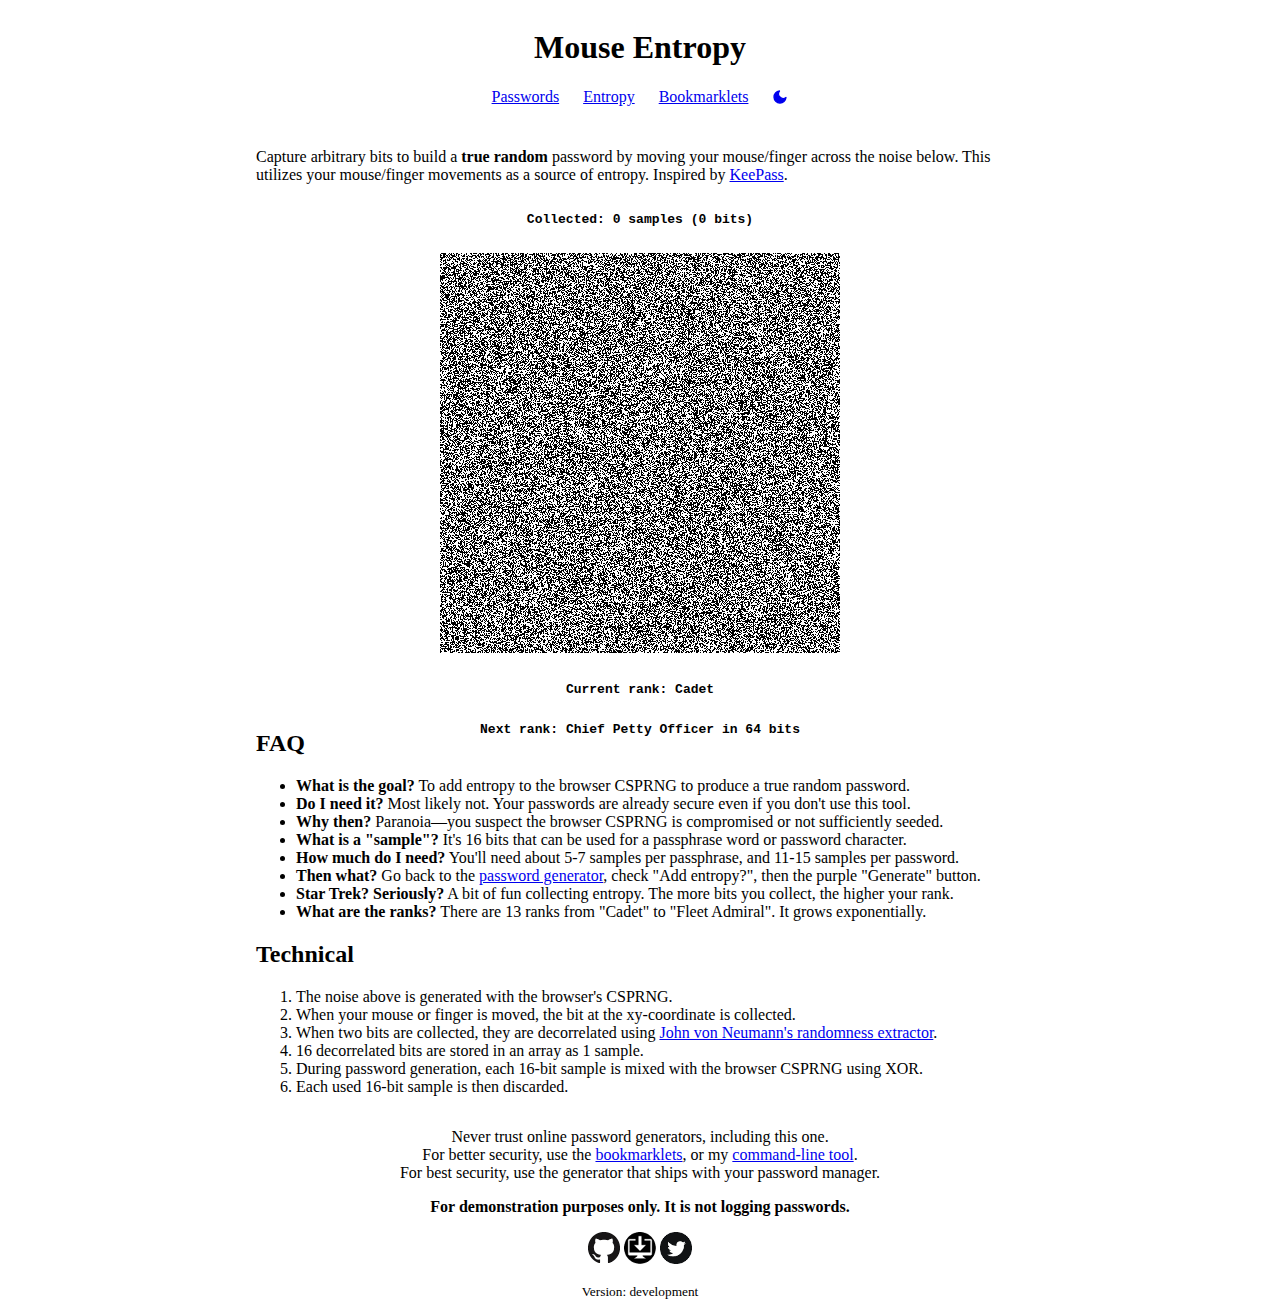
<file: webpassgen/entropy.html>
<!DOCTYPE html>
<html lang='en'>
  <head>
    <link rel='shortcut icon' href='favicon.ico'>
    <link rel='stylesheet' href='assets/style.css'>
    <meta name='viewport' content='width=device-width, initial-scale=1.0' />
    <meta name='color-scheme' content='dark light'>
    <meta http-equiv='Content-Type' content='text/html; charset=utf-8' />
    <title>Passphrase and Password Generator</title>
  </head>
  <body>
    <div id='container'>
      <div id='header'>
        <h1>Mouse Entropy</h1>
        <ul id='navigation'>
          <li><a href='index.html'>Passwords</a></li>
          <li><a href='entropy.html'>Entropy</a></li>
          <li><a href='bookmarklets.html'>Bookmarklets</a></li>
          <li>
            <a href='javascript:void(0)' onclick='toggleTheme();' id='theme_switcher' title='Change theme'>
              <svg xmlns='http://www.w3.org/2000/svg' width='16' height='16' viewBox='0 0 24 24' fill='currentColor' stroke='currentColor' stroke-width='2' stroke-linecap='round' stroke-linejoin='round' class='feather feather-moon'>
                <path d='M21 12.79A9 9 0 1 1 11.21 3 7 7 0 0 0 21 12.79z'></path>
              </svg>
            </a>
          </li>
        </ul>
      </div>
      <div id='content'>
        <p>Capture arbitrary bits to build a <strong>true random</strong> password by moving your mouse/finger across the noise below. This utilizes your mouse/finger movements as a source of entropy. Inspired by <a href='https://keepass.info'>KeePass</a>.</p>
        <p class='collected'>Collected: 
          <span class='collected' id='entropyResult2'>0</span> samples
          (<span class='collected' id='entropyResult1'>0</span> bits)
        </p>
        <canvas id='randogram' height='400' width='400'></canvas>
        <p class='collected'>Current rank:
          <span class='collected' id='officerRank'>Cadet</span>
          <span class='collected' id='rankPips'></span><br/>
          Next rank: <span class='collected' id='nextRank'></span> in
          <span class='collected' id='remainingRankBits'></span> bits
        </p>
        <h2>FAQ</h2>
        <p>
          <ul>
            <li><strong>What is the goal?</strong> To add entropy to the browser CSPRNG to produce a true random password.</li>
            <li><strong>Do I need it?</strong> Most likely not. Your passwords are already secure even if you don't use this tool.</li>
            <li><strong>Why then?</strong> Paranoia—you suspect the browser CSPRNG is compromised or not sufficiently seeded.</li>
            <li><strong>What is a "sample"?</strong> It's 16 bits that can be used for a passphrase word or password character.</li>
            <li><strong>How much do I need?</strong> You'll need about 5-7 samples per passphrase, and 11-15 samples per password.</li>
            <li><strong>Then what?</strong> Go back to the <a href='index.html'>password generator</a>, check "Add entropy?", then the purple "Generate" button.</li>
            <li><strong>Star Trek? Seriously?</strong> A bit of fun collecting entropy. The more bits you collect, the higher your rank.</li>
            <li><strong>What are the ranks?</strong> There are 13 ranks from "Cadet" to "Fleet Admiral". It grows exponentially.</li>
          </ul>
        </p>
        <h2>Technical</h2>
        <p>
          <ol>
            <li>The noise above is generated with the browser's CSPRNG.</li>
            <li>When your mouse or finger is moved, the bit at the xy-coordinate is collected.</li>
            <li>When two bits are collected, they are decorrelated using <a href='https://en.wikipedia.org/wiki/Hardware_random_number_generator#Software_whitening'>John von Neumann's randomness extractor</a>.</li>
            <li>16 decorrelated bits are stored in an array as 1 sample.</li>
            <li>During password generation, each 16-bit sample is mixed with the browser CSPRNG using XOR.</li>
            <li>Each used 16-bit sample is then discarded.</li>
          </ol>
        </p>
      </div>
      <div id="footer" class="clear">
        <p>Never trust online password generators, including this one.<br/>
           For better security, use the <a href="bookmarklets.html">bookmarklets</a>, or my <a href="https://github.com/atoponce/nodepassgen">command-line tool</a>.<br/>
           For best security, use the generator that ships with your password manager.</p>
        <p><strong>For demonstration purposes only. It is not logging passwords.</strong></p>
        <p>
          <a href="https://github.com/atoponce/webpassgen"><img alt="Github logo" title="Get the source code" src="assets/github.png" /></a>
          <a href="https://github.com/atoponce/webpassgen/releases/latest"><img alt="Download icon" title="Download latest release" src="assets/download.png" /></a>
          <a href="https://twitter.com/AaronToponce"><img alt="Twitter logo" title="Meet the author" src="assets/twitter.png" /></a>
        </p>
        <p id='version'>Version: development</p>
      </div>
    </div>
    <script src='js/main.js'></script>
    <script src='js/randogram.js'></script>
    <script>
      "use strict"

      window.onload = function () {
        initTheme()
      }
    </script>
  </body>
</html>
</file>
<file: cuberng/css/style.css>
:root {
  /* Global variables. Tweak here as needed. */
  --face-margin: 10px;
  --face-width: 120px;
  --facelet-border: 1px;
  --facelet-width: 25px;
}

.face {
  display: flex;
  flex-wrap: wrap;
  margin-bottom: var(--face-margin);
  margin-right: var(--face-margin);
  height: 120px;
  width: 120px;
}

.facelet {
  background-color: #cccccc;
  background-image: radial-gradient(circle at center, black calc(2 * var(--facelet-border)), transparent 0);
  outline: var(--facelet-border) black solid;
  text-align: center;
}

.none {
  background-image: none;
}

.grid {
  float: left;
}

/* 2x2 */
#mini .face .facelet { height: calc(var(--face-width) / 2); width: calc(var(--face-width) / 2); }
#mini .up, #mini .down { margin-left: calc(var(--face-width) + var(--face-margin)); }

/* 3x3 */
#rubik .face .facelet { height: calc(var(--face-width) / 3); width: calc(var(--face-width) / 3); }
#rubik .up, #rubik .down { margin-left: calc(var(--face-width) + var(--face-margin)); }
#security .face .facelet { height: calc(var(--face-width) / 3); width: calc(var(--face-width) / 3); }
#security .up, #security .down { margin-left: calc(var(--face-width) + var(--face-margin)); }

/* 4x4 */
#master .face .facelet { height: calc(var(--face-width) / 4); width: calc(var(--face-width) / 4); }
#master .up, #master .down { margin-left: calc(var(--face-width) + var(--face-margin)); }

/* 5x5 */
#professor .face .facelet { height: calc(var(--face-width) / 5); width: calc(var(--face-width) / 5); }
#professor .up, #professor .down { margin-left: calc(var(--face-width) + var(--face-margin)); }

.left, .front, .right, .back { float: left; }
.up, .down { clear: both; }

.white { background-color: #ffffff; background-image: none; }
.orange { background-color: #ff5800; background-image: none; }
.green { background-color: #009e60; background-image: none; }
.red { background-color: #c41e3a; background-image: none; }
.blue { background-color: #0051ba; background-image: none; }
.yellow { background-color: #ffd500; background-image: none; }

.color-picker span {
  display: inline-block;
  height: var(--facelet-width);
  outline: var(--facelet-border) black solid;
  width: var(--facelet-width);
}

#color {
  display: inline-block;
  height: var(--facelet-width);
  margin: var(--face-margin);
  outline: var(--facelet-border) black solid;
  width: var(--facelet-width);
}

.nav {
  background-color: #333;
  overflow: hidden;
}

table {
  margin: var(--face-margin);
}

td {
  padding: var(--face-margin);
}
</file>
<file: unbiased-random/theme.css>
/**
 * Panda Syntax Theme for Highlight.js
 * Based on: https://github.com/tinkertrain/panda-syntax-vscode
 * Author: Annmarie Switzer <https://github.com/annmarie-switzer>
 */

.hljs {
  color: #e6e6e6;
  background: #2a2c2d;
}

.hljs-emphasis {
  font-style: italic;
}

.hljs-strong {
  font-weight: bold;
}

.hljs-link {
  text-decoration: underline;
}

.hljs-comment,
.hljs-quote {
  color: #bbbbbb;
  font-style: italic;
}

.hljs-params {
  color: #bbbbbb;
}

.hljs-punctuation,
.hljs-attr {
  color: #e6e6e6;
}

.hljs-selector-tag,
.hljs-name,
.hljs-meta {
  color: #ff4b82;
}

.hljs-operator,
.hljs-char.escape_ {
  color: #b084eb;
}

.hljs-keyword,
.hljs-deletion {
  color: #ff75b5;
}

.hljs-regexp,
.hljs-selector-pseudo,
.hljs-selector-attr,
.hljs-variable.language_ {
  color: #ff9ac1;
}

.hljs-subst,
.hljs-property,
.hljs-code,
.hljs-formula,
.hljs-section,
.hljs-title.function_ {
  color: #45a9f9;
}

.hljs-string,
.hljs-symbol,
.hljs-bullet,
.hljs-addition,
.hljs-selector-class,
.hljs-title.class_,
.hljs-title.class_.inherited__,
.hljs-meta .hljs-string {
  color: #19f9d8;
}

.hljs-variable,
.hljs-template-variable,
.hljs-number,
.hljs-literal,
.hljs-type,
.hljs-link,
.hljs-built_in,
.hljs-title,
.hljs-selector-id,
.hljs-tag,
.hljs-doctag,
.hljs-attribute,
.hljs-template-tag,
.hljs-meta .hljs-keyword,
.hljs-punctuation {
  color: #ffb86c;
}
</file>
<file: webpassgen/assets/style.css>
@font-face {
  font-family: "Noto Color Emoji";
  src: url("./NotoColorEmoji-Regular.woff2") format("woff2");
}

@font-face {
  font-family: "Noto Sans Mono";
  src: url("./NotoSansMono-Regular.woff2") format("woff2");
}

/* body tags */
a {
  color: #0000EE;
}
a:visited {
  color: #551a8b;
}
body {
  color: black; background-color: white;
}
dl {
  display: flex;
  flex-flow: row wrap;
  margin-bottom: 0px;
  margin-top: 32px;
}
dt {
  flex-basis: 35%;
  margin-left: 10px;
  padding: 2px 4px;
  text-align: right;
}
dd {
  flex-basis: 55%;
  margin: 0;
  padding: 2px 4px;
}
select {
  appearance: none;
  background-color: #dddddd;
  border:1px solid black;
  border-radius: 2px;
  color: black;
  cursor: pointer;
  font-size: 12px;
  height: 25px;
  padding: 3px 22px 3px 6px;
  width: 165px;
}
select option {
  background-color: #dddddd;
  color :black;
}
select:hover {
  background-color: #cccccc;
}
button {
  background-color: #9951c0; /* purple */
  border: #9951c0; /* purple */
  border-radius: 2px;
  color: #FFFFFF;
  cursor: pointer;
  font-size: 14px;
  height: 25px;
  line-height: 25px;
  padding: 0px;
  text-decoration: none;
  width: 80px;
}
button:hover {
  background: #822fb0; /* purple */
  text-decoration: none;
}
button:hover {
  box-shadow: 1px 1px 0px #CCC;
}

/* classes */
.clear { clear: both; }
.dark_contrast {
  text-shadow:
    -1px -1px 0 #bbb,  0px -1px 0 #bbb,
     1px -1px 0 #bbb, -1px  0px 0 #bbb,
    -1px  1px 0 #bbb,  0px  1px 0 #bbb,
     1px  1px 0 #bbb,  1px  0px 0 #bbb;
}
.light_contrast {
  text-shadow:
    -1px -1px 0 #444,  0px -1px 0 #444,
     1px -1px 0 #444, -1px  0px 0 #444,
    -1px  1px 0 #444,  0px  1px 0 #444,
     1px  1px 0 #444,  1px  0px 0 #444;
}
.bold {
  font-weight: bold;
}
.use-entropy {
  bottom: 10px;
  left: 10px;
  font-size: 12px;
  position: absolute;
  visibility: hidden;
}
.stats, .cell_overlay {
  bottom: 10px;
  font-size: 12px;
  position: absolute;
  right: 10px;
}
.statistics {
  background-color: rgba(0, 0, 0, 0.85);
  color: white;
  cursor: pointer;
  display: none;
  font-size: x-large;
  height: 100%;
  position: absolute;
  top: 0;
  width: 100%;
}
.stats a, .stats a:visited {
  color: #0000EE;
}
.statistics a, .statistics a:visited {
  color: yellow;
}
.entropy {
  right: 50%;
  position: absolute;
}
.checksum {
  bottom: 27px;
  right: 10px;
  font-size: 12px;
  position: absolute;
}
.cell {
  border: 1px solid black;
  border-radius: 2px;
  display: table-cell;
  float: left;
  height: 210px;
  margin: 5px;
  position: relative;
  vertical-align: middle;
  width: 372px;
}
.password {
  align-items: center;
  display: inline-grid;
  font-family: "Noto Sans Mono";
  font-size: 12pt;
  height: 180px;
  padding: 0 10px;
  text-align: center;
  width: 352px;
}
.p48::selection { background-color: #ff6464; }
.p56::selection { background-color: #ffcb64; }
.p64::selection { background-color: #ffff64; }
.p72::selection { background-color: #55d955; }
.colors, .acronym {
  display: block;
  margin-top: 57px;
}
.acronym p{
  align-items: center;
  display: inline-block;
  margin: 0;
}
.acronym p::first-letter {
  color: red;
  font-weight: bold;
}
.cell-title {
  background-color: #5777c0; /* blue */
  border-bottom: 1px solid black;
  color: white;
  display: inline-block;
  margin-top: 0px;
  padding: 5px 0;
  text-align: center;
  width: 100%;
}
.optional {
  left: 10px;
  position: absolute;
  top: 40px;
}
.optional::after {
  bottom: 3px;
  color: black;
  content: '▶';
  font-size: 13px;
  left: 145px;
  pointer-events: none;
  position: absolute;
  transform: rotate(90deg);
}
.feather {
  vertical-align: text-bottom;
}
.pass-button {
  display: inline-block;
  position: absolute;
  right: 10px;
  top: 40px;
}
.whitespace {
  display: inline-flex;
  justify-content: center;
  quotes: auto;
  tab-size: 1;
  /* Do not use "pre-wrap", as it removes end-of-line space.
     "break-spaces" does not collapse tabs and spaces.
     https://developer.mozilla.org/en-US/docs/Web/CSS/white-space */
  white-space: break-spaces;
}
.whitespace::before {
  content: open-quote;
}
.whitespace::after {
  content: close-quote;
}

/* ids */
#container {
  margin: 0 auto;
  pointer-events: auto;
  width: 768px;
}
#header {
  display: inline-block;
  text-align: center;
  width: 100%;
}
#footer {
  text-align: center;
}
#version {
  font-size: 10pt;
}
#overlay {
  position: fixed;
  display: none;
  width: 100%;
  height: 100%;
  top: 0; left: 0; right: 0; bottom: 0;
  background-color: rgba(0, 0, 0, 0.85);
  z-index: 1;
  cursor: pointer;
}
#overlay_text {
  position: absolute;
  top: 50%;
  left: 50%;
  font-size: 18pt;
  color: white;
  text-align: center;
  transform: translate(-50%, -50%);
}
#content {
  display: table;
  margin-top: 10px;
}
#navigation {
  padding-left: 0;
}
#navigation li {
  display: inline;
  list-style-type: none;
  margin: 0 auto;
  padding: 0 10px 0 10px;
}
#alt-pass, #crypto-pass, #diceware-pass, #eff-pass, #pseudo-pass {
  word-break: break-word;
}
#random-pass {
  word-break: break-all;
}
#password-strength {
  margin: 0px auto;
}

#input {
  display: block;
  margin: 10px auto;
}

input[type=range] {
  -webkit-appearance: none;
  appearance: none;
  background: none;
  width: 200px;
}

input[type=range]:focus {
  outline: none;
}

input[type=range]::-webkit-slider-runnable-track {
  background: var(--track-background, none);
  border: 1px solid black;
  border-radius: 2px;
  height: 16px;
}

input[type=range]::-webkit-slider-thumb {
  -webkit-appearance: none;
  background: #7f7f7f;
  border: 1px solid black;
  border-radius: 2px;
  height: 24px;
  margin-top: -5px;
  width: 24px;
}

input[type=range]::-moz-range-track {
  background: var(--track-background, none);
  border: 1px solid black;
  border-radius: 2px;
  height: 16px;
}

input[type=range]::-moz-range-thumb {
  background: #7f7f7f;
  border: 1px solid black;
  border-radius: 2px;
  height: 24px;
  width: 24px;
}

/* Mouse Entropy CSS */
#randogram {
  cursor: url('[data-uri]'), crosshair;
  margin: 0 calc((100% - 400px)/2);
  touch-action: none;
}
.collected {
  font-family: monospace;
  font-weight: bold;
  height: 40px;
  line-height: 40px;
  text-align: center;
}

@media only screen and (max-width: 767px) {
  #container { width: 480px; }
  .cell { margin: 5px 10px; width: 460px; }
  .password { width: 440px; }
}
@media only screen and (max-width: 479px) {
  #container { width: 100%; }
  .cell { width: 95%; }
  .password { width: 95%; }
}

/* override styles for Dark Theme */
body.dark-theme {color: white; background-color: black;}
.dark-theme .cell { border-color: #FFF; }
.dark-theme a {color: yellow;}
.dark-theme a:visited {color: orange;}
.dark-theme img {filter: invert(1);}
.dark-theme input[type=range]::-webkit-slider-runnable-track {border: 1px solid white;}
.dark-theme input[type=range]::-webkit-slider-thumb {border: 1px solid white;}
.dark-theme input[type=range]::-moz-range-track {border: 1px solid white;}
.dark-theme input[type=range]::-moz-range-thumb {border: 1px solid white;}
.dark-theme .statistics {background-color: rgb(255, 255, 255, 0.85); color: black;}
.dark-theme .stats a {color: yellow;}
.dark-theme .stats a:visited {color: yellow;}
.dark-theme .statistics a {color: #0000EE;}
.dark-theme .statistics a:visited {color: #0000EE;}

#theme_switcher {
  text-decoration: none;
}
</file>
